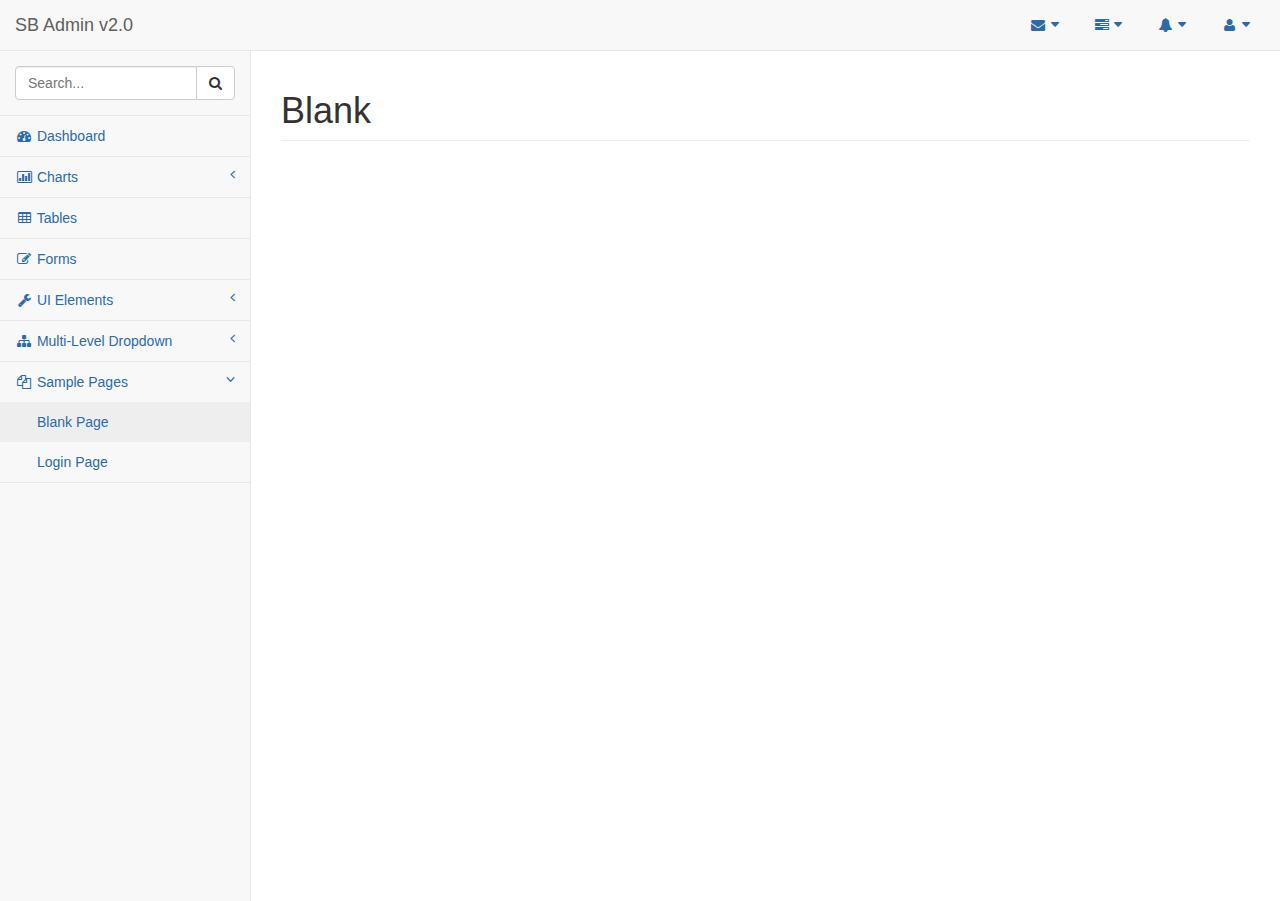
<file: labaix-domotic/src/main/resources/static/resources/blank.html>
<!DOCTYPE html>
<html lang="en">

<head>

    <meta charset="utf-8">
    <meta http-equiv="X-UA-Compatible" content="IE=edge">
    <meta name="viewport" content="width=device-width, initial-scale=1">
    <meta name="description" content="">
    <meta name="author" content="">

    <title>SB Admin 2 - Bootstrap Admin Theme</title>

    <!-- Bootstrap Core CSS -->
    <link href="css/bootstrap.min.css" rel="stylesheet">

    <!-- MetisMenu CSS -->
    <link href="css/plugins/metisMenu/metisMenu.min.css" rel="stylesheet">

    <!-- Custom CSS -->
    <link href="css/sb-admin-2.css" rel="stylesheet">

    <!-- Custom Fonts -->
    <link href="font-awesome-4.1.0/css/font-awesome.min.css" rel="stylesheet" type="text/css">

    <!-- HTML5 Shim and Respond.js IE8 support of HTML5 elements and media queries -->
    <!-- WARNING: Respond.js doesn't work if you view the page via file:// -->
    <!--[if lt IE 9]>
        <script src="https://oss.maxcdn.com/libs/html5shiv/3.7.0/html5shiv.js"></script>
        <script src="https://oss.maxcdn.com/libs/respond.js/1.4.2/respond.min.js"></script>
    <![endif]-->

</head>

<body>

    <div id="wrapper">

        <!-- Navigation -->
        <nav class="navbar navbar-default navbar-static-top" role="navigation" style="margin-bottom: 0">
            <div class="navbar-header">
                <button type="button" class="navbar-toggle" data-toggle="collapse" data-target=".navbar-collapse">
                    <span class="sr-only">Toggle navigation</span>
                    <span class="icon-bar"></span>
                    <span class="icon-bar"></span>
                    <span class="icon-bar"></span>
                </button>
                <a class="navbar-brand" href="index.html">SB Admin v2.0</a>
            </div>
            <!-- /.navbar-header -->

            <ul class="nav navbar-top-links navbar-right">
                <li class="dropdown">
                    <a class="dropdown-toggle" data-toggle="dropdown" href="#">
                        <i class="fa fa-envelope fa-fw"></i>  <i class="fa fa-caret-down"></i>
                    </a>
                    <ul class="dropdown-menu dropdown-messages">
                        <li>
                            <a href="#">
                                <div>
                                    <strong>John Smith</strong>
                                    <span class="pull-right text-muted">
                                        <em>Yesterday</em>
                                    </span>
                                </div>
                                <div>Lorem ipsum dolor sit amet, consectetur adipiscing elit. Pellentesque eleifend...</div>
                            </a>
                        </li>
                        <li class="divider"></li>
                        <li>
                            <a href="#">
                                <div>
                                    <strong>John Smith</strong>
                                    <span class="pull-right text-muted">
                                        <em>Yesterday</em>
                                    </span>
                                </div>
                                <div>Lorem ipsum dolor sit amet, consectetur adipiscing elit. Pellentesque eleifend...</div>
                            </a>
                        </li>
                        <li class="divider"></li>
                        <li>
                            <a href="#">
                                <div>
                                    <strong>John Smith</strong>
                                    <span class="pull-right text-muted">
                                        <em>Yesterday</em>
                                    </span>
                                </div>
                                <div>Lorem ipsum dolor sit amet, consectetur adipiscing elit. Pellentesque eleifend...</div>
                            </a>
                        </li>
                        <li class="divider"></li>
                        <li>
                            <a class="text-center" href="#">
                                <strong>Read All Messages</strong>
                                <i class="fa fa-angle-right"></i>
                            </a>
                        </li>
                    </ul>
                    <!-- /.dropdown-messages -->
                </li>
                <!-- /.dropdown -->
                <li class="dropdown">
                    <a class="dropdown-toggle" data-toggle="dropdown" href="#">
                        <i class="fa fa-tasks fa-fw"></i>  <i class="fa fa-caret-down"></i>
                    </a>
                    <ul class="dropdown-menu dropdown-tasks">
                        <li>
                            <a href="#">
                                <div>
                                    <p>
                                        <strong>Task 1</strong>
                                        <span class="pull-right text-muted">40% Complete</span>
                                    </p>
                                    <div class="progress progress-striped active">
                                        <div class="progress-bar progress-bar-success" role="progressbar" aria-valuenow="40" aria-valuemin="0" aria-valuemax="100" style="width: 40%">
                                            <span class="sr-only">40% Complete (success)</span>
                                        </div>
                                    </div>
                                </div>
                            </a>
                        </li>
                        <li class="divider"></li>
                        <li>
                            <a href="#">
                                <div>
                                    <p>
                                        <strong>Task 2</strong>
                                        <span class="pull-right text-muted">20% Complete</span>
                                    </p>
                                    <div class="progress progress-striped active">
                                        <div class="progress-bar progress-bar-info" role="progressbar" aria-valuenow="20" aria-valuemin="0" aria-valuemax="100" style="width: 20%">
                                            <span class="sr-only">20% Complete</span>
                                        </div>
                                    </div>
                                </div>
                            </a>
                        </li>
                        <li class="divider"></li>
                        <li>
                            <a href="#">
                                <div>
                                    <p>
                                        <strong>Task 3</strong>
                                        <span class="pull-right text-muted">60% Complete</span>
                                    </p>
                                    <div class="progress progress-striped active">
                                        <div class="progress-bar progress-bar-warning" role="progressbar" aria-valuenow="60" aria-valuemin="0" aria-valuemax="100" style="width: 60%">
                                            <span class="sr-only">60% Complete (warning)</span>
                                        </div>
                                    </div>
                                </div>
                            </a>
                        </li>
                        <li class="divider"></li>
                        <li>
                            <a href="#">
                                <div>
                                    <p>
                                        <strong>Task 4</strong>
                                        <span class="pull-right text-muted">80% Complete</span>
                                    </p>
                                    <div class="progress progress-striped active">
                                        <div class="progress-bar progress-bar-danger" role="progressbar" aria-valuenow="80" aria-valuemin="0" aria-valuemax="100" style="width: 80%">
                                            <span class="sr-only">80% Complete (danger)</span>
                                        </div>
                                    </div>
                                </div>
                            </a>
                        </li>
                        <li class="divider"></li>
                        <li>
                            <a class="text-center" href="#">
                                <strong>See All Tasks</strong>
                                <i class="fa fa-angle-right"></i>
                            </a>
                        </li>
                    </ul>
                    <!-- /.dropdown-tasks -->
                </li>
                <!-- /.dropdown -->
                <li class="dropdown">
                    <a class="dropdown-toggle" data-toggle="dropdown" href="#">
                        <i class="fa fa-bell fa-fw"></i>  <i class="fa fa-caret-down"></i>
                    </a>
                    <ul class="dropdown-menu dropdown-alerts">
                        <li>
                            <a href="#">
                                <div>
                                    <i class="fa fa-comment fa-fw"></i> New Comment
                                    <span class="pull-right text-muted small">4 minutes ago</span>
                                </div>
                            </a>
                        </li>
                        <li class="divider"></li>
                        <li>
                            <a href="#">
                                <div>
                                    <i class="fa fa-twitter fa-fw"></i> 3 New Followers
                                    <span class="pull-right text-muted small">12 minutes ago</span>
                                </div>
                            </a>
                        </li>
                        <li class="divider"></li>
                        <li>
                            <a href="#">
                                <div>
                                    <i class="fa fa-envelope fa-fw"></i> Message Sent
                                    <span class="pull-right text-muted small">4 minutes ago</span>
                                </div>
                            </a>
                        </li>
                        <li class="divider"></li>
                        <li>
                            <a href="#">
                                <div>
                                    <i class="fa fa-tasks fa-fw"></i> New Task
                                    <span class="pull-right text-muted small">4 minutes ago</span>
                                </div>
                            </a>
                        </li>
                        <li class="divider"></li>
                        <li>
                            <a href="#">
                                <div>
                                    <i class="fa fa-upload fa-fw"></i> Server Rebooted
                                    <span class="pull-right text-muted small">4 minutes ago</span>
                                </div>
                            </a>
                        </li>
                        <li class="divider"></li>
                        <li>
                            <a class="text-center" href="#">
                                <strong>See All Alerts</strong>
                                <i class="fa fa-angle-right"></i>
                            </a>
                        </li>
                    </ul>
                    <!-- /.dropdown-alerts -->
                </li>
                <!-- /.dropdown -->
                <li class="dropdown">
                    <a class="dropdown-toggle" data-toggle="dropdown" href="#">
                        <i class="fa fa-user fa-fw"></i>  <i class="fa fa-caret-down"></i>
                    </a>
                    <ul class="dropdown-menu dropdown-user">
                        <li><a href="#"><i class="fa fa-user fa-fw"></i> User Profile</a>
                        </li>
                        <li><a href="#"><i class="fa fa-gear fa-fw"></i> Settings</a>
                        </li>
                        <li class="divider"></li>
                        <li><a href="login.html"><i class="fa fa-sign-out fa-fw"></i> Logout</a>
                        </li>
                    </ul>
                    <!-- /.dropdown-user -->
                </li>
                <!-- /.dropdown -->
            </ul>
            <!-- /.navbar-top-links -->

            <div class="navbar-default sidebar" role="navigation">
                <div class="sidebar-nav navbar-collapse">
                    <ul class="nav" id="side-menu">
                        <li class="sidebar-search">
                            <div class="input-group custom-search-form">
                                <input type="text" class="form-control" placeholder="Search...">
                                <span class="input-group-btn">
                                <button class="btn btn-default" type="button">
                                    <i class="fa fa-search"></i>
                                </button>
                            </span>
                            </div>
                            <!-- /input-group -->
                        </li>
                        <li>
                            <a href="index.html"><i class="fa fa-dashboard fa-fw"></i> Dashboard</a>
                        </li>
                        <li>
                            <a href="#"><i class="fa fa-bar-chart-o fa-fw"></i> Charts<span class="fa arrow"></span></a>
                            <ul class="nav nav-second-level">
                                <li>
                                    <a href="temp.html">Temperature</a>
                                </li>
                                <li>
                                    <a href="hydro.html">Hydrometrie</a>
                                </li>
                            </ul>
                            <!-- /.nav-second-level -->
                        </li>
                        <li>
                            <a href="tables.html"><i class="fa fa-table fa-fw"></i> Tables</a>
                        </li>
                        <li>
                            <a href="forms.html"><i class="fa fa-edit fa-fw"></i> Forms</a>
                        </li>
                        <li>
                            <a href="#"><i class="fa fa-wrench fa-fw"></i> UI Elements<span class="fa arrow"></span></a>
                            <ul class="nav nav-second-level">
                                <li>
                                    <a href="panels-wells.html">Panels and Wells</a>
                                </li>
                                <li>
                                    <a href="buttons.html">Buttons</a>
                                </li>
                                <li>
                                    <a href="notifications.html">Notifications</a>
                                </li>
                                <li>
                                    <a href="typography.html">Typography</a>
                                </li>
                                <li>
                                    <a href="grid.html">Grid</a>
                                </li>
                            </ul>
                            <!-- /.nav-second-level -->
                        </li>
                        <li>
                            <a href="#"><i class="fa fa-sitemap fa-fw"></i> Multi-Level Dropdown<span class="fa arrow"></span></a>
                            <ul class="nav nav-second-level">
                                <li>
                                    <a href="#">Second Level Item</a>
                                </li>
                                <li>
                                    <a href="#">Second Level Item</a>
                                </li>
                                <li>
                                    <a href="#">Third Level <span class="fa arrow"></span></a>
                                    <ul class="nav nav-third-level">
                                        <li>
                                            <a href="#">Third Level Item</a>
                                        </li>
                                        <li>
                                            <a href="#">Third Level Item</a>
                                        </li>
                                        <li>
                                            <a href="#">Third Level Item</a>
                                        </li>
                                        <li>
                                            <a href="#">Third Level Item</a>
                                        </li>
                                    </ul>
                                    <!-- /.nav-third-level -->
                                </li>
                            </ul>
                            <!-- /.nav-second-level -->
                        </li>
                        <li class="active">
                            <a href="#"><i class="fa fa-files-o fa-fw"></i> Sample Pages<span class="fa arrow"></span></a>
                            <ul class="nav nav-second-level">
                                <li>
                                    <a class="active" href="blank.html">Blank Page</a>
                                </li>
                                <li>
                                    <a href="login.html">Login Page</a>
                                </li>
                            </ul>
                            <!-- /.nav-second-level -->
                        </li>
                    </ul>
                </div>
                <!-- /.sidebar-collapse -->
            </div>
            <!-- /.navbar-static-side -->
        </nav>

        <!-- Page Content -->
        <div id="page-wrapper">
            <div class="row">
                <div class="col-lg-12">
                    <h1 class="page-header">Blank</h1>
                </div>
                <!-- /.col-lg-12 -->
            </div>
            <!-- /.row -->
        </div>
        <!-- /#page-wrapper -->

    </div>
    <!-- /#wrapper -->

    <!-- jQuery Version 1.11.0 -->
    <script src="js/jquery-1.11.0.js"></script>

    <!-- Bootstrap Core JavaScript -->
    <script src="js/bootstrap.min.js"></script>

    <!-- Metis Menu Plugin JavaScript -->
    <script src="js/plugins/metisMenu/metisMenu.min.js"></script>

    <!-- Custom Theme JavaScript -->
    <script src="js/sb-admin-2.js"></script>

</body>

</html>
</file>
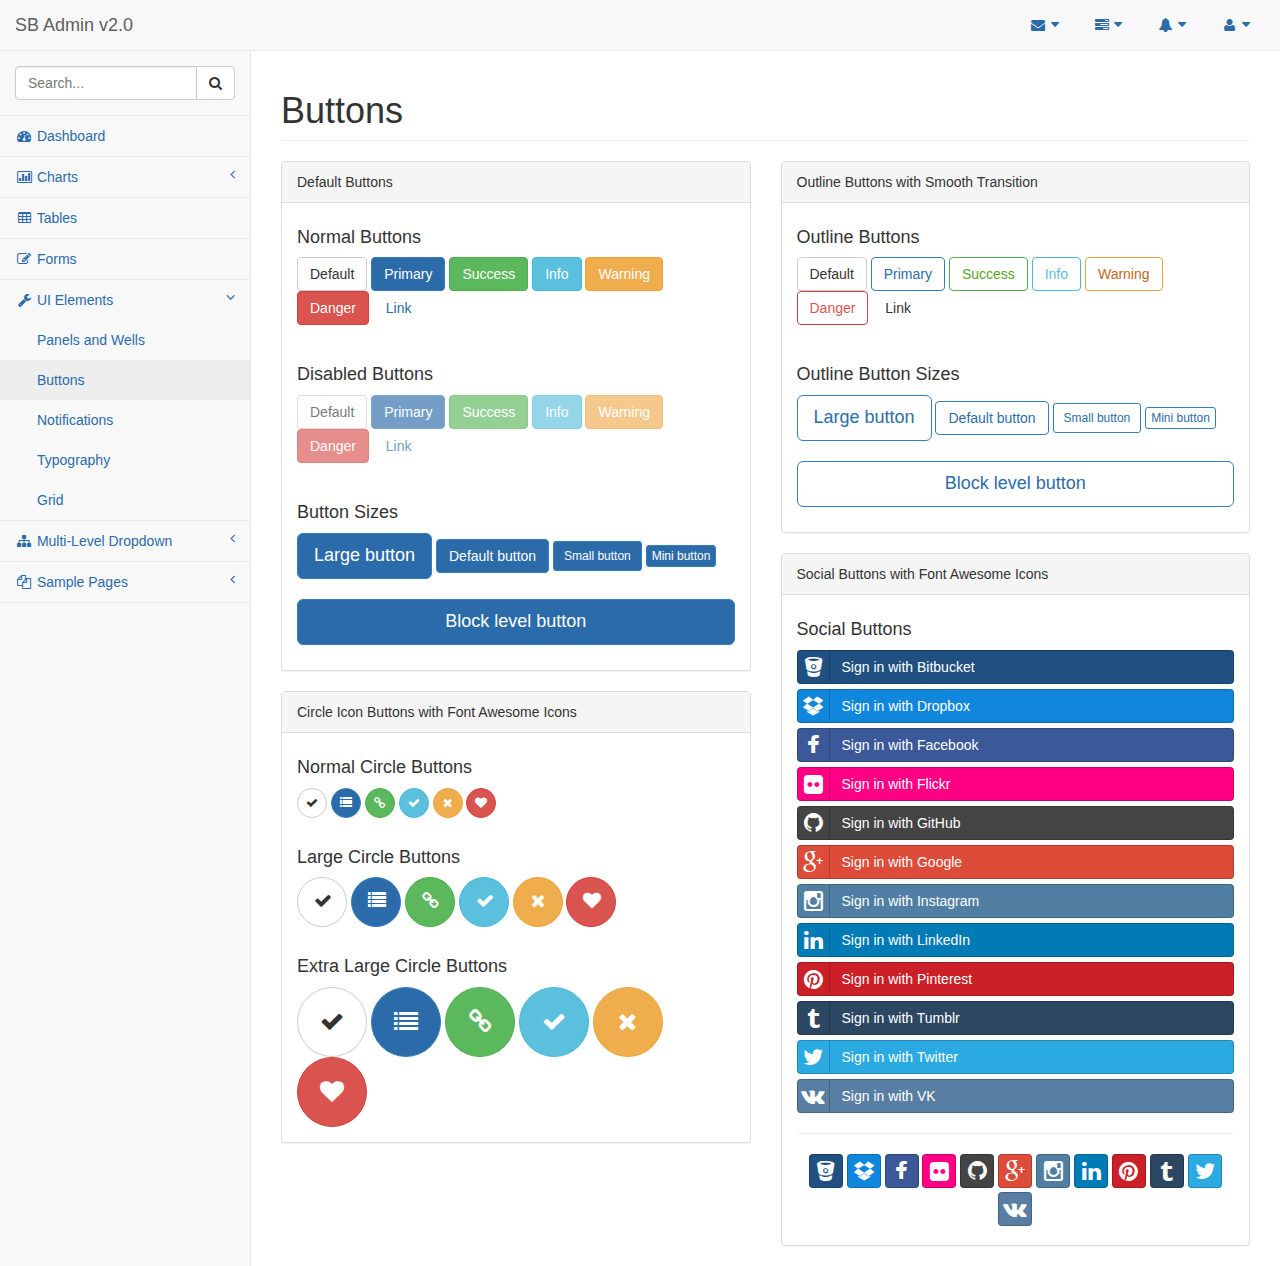
<file: labaix-domotic/src/main/resources/static/resources/buttons.html>
<!DOCTYPE html>
<html lang="en">

<head>

    <meta charset="utf-8">
    <meta http-equiv="X-UA-Compatible" content="IE=edge">
    <meta name="viewport" content="width=device-width, initial-scale=1">
    <meta name="description" content="">
    <meta name="author" content="">

    <title>SB Admin 2 - Bootstrap Admin Theme</title>

    <!-- Bootstrap Core CSS -->
    <link href="css/bootstrap.min.css" rel="stylesheet">

    <!-- MetisMenu CSS -->
    <link href="css/plugins/metisMenu/metisMenu.min.css" rel="stylesheet">

    <!-- Social Buttons CSS -->
    <link href="css/plugins/social-buttons.css" rel="stylesheet">

    <!-- Custom CSS -->
    <link href="css/sb-admin-2.css" rel="stylesheet">

    <!-- Custom Fonts -->
    <link href="font-awesome-4.1.0/css/font-awesome.min.css" rel="stylesheet" type="text/css">

    <!-- HTML5 Shim and Respond.js IE8 support of HTML5 elements and media queries -->
    <!-- WARNING: Respond.js doesn't work if you view the page via file:// -->
    <!--[if lt IE 9]>
        <script src="https://oss.maxcdn.com/libs/html5shiv/3.7.0/html5shiv.js"></script>
        <script src="https://oss.maxcdn.com/libs/respond.js/1.4.2/respond.min.js"></script>
    <![endif]-->

</head>

<body>

    <div id="wrapper">

        <!-- Navigation -->
        <nav class="navbar navbar-default navbar-static-top" role="navigation" style="margin-bottom: 0">
            <div class="navbar-header">
                <button type="button" class="navbar-toggle" data-toggle="collapse" data-target=".navbar-collapse">
                    <span class="sr-only">Toggle navigation</span>
                    <span class="icon-bar"></span>
                    <span class="icon-bar"></span>
                    <span class="icon-bar"></span>
                </button>
                <a class="navbar-brand" href="index.html">SB Admin v2.0</a>
            </div>
            <!-- /.navbar-header -->

            <ul class="nav navbar-top-links navbar-right">
                <li class="dropdown">
                    <a class="dropdown-toggle" data-toggle="dropdown" href="#">
                        <i class="fa fa-envelope fa-fw"></i>  <i class="fa fa-caret-down"></i>
                    </a>
                    <ul class="dropdown-menu dropdown-messages">
                        <li>
                            <a href="#">
                                <div>
                                    <strong>John Smith</strong>
                                    <span class="pull-right text-muted">
                                        <em>Yesterday</em>
                                    </span>
                                </div>
                                <div>Lorem ipsum dolor sit amet, consectetur adipiscing elit. Pellentesque eleifend...</div>
                            </a>
                        </li>
                        <li class="divider"></li>
                        <li>
                            <a href="#">
                                <div>
                                    <strong>John Smith</strong>
                                    <span class="pull-right text-muted">
                                        <em>Yesterday</em>
                                    </span>
                                </div>
                                <div>Lorem ipsum dolor sit amet, consectetur adipiscing elit. Pellentesque eleifend...</div>
                            </a>
                        </li>
                        <li class="divider"></li>
                        <li>
                            <a href="#">
                                <div>
                                    <strong>John Smith</strong>
                                    <span class="pull-right text-muted">
                                        <em>Yesterday</em>
                                    </span>
                                </div>
                                <div>Lorem ipsum dolor sit amet, consectetur adipiscing elit. Pellentesque eleifend...</div>
                            </a>
                        </li>
                        <li class="divider"></li>
                        <li>
                            <a class="text-center" href="#">
                                <strong>Read All Messages</strong>
                                <i class="fa fa-angle-right"></i>
                            </a>
                        </li>
                    </ul>
                    <!-- /.dropdown-messages -->
                </li>
                <!-- /.dropdown -->
                <li class="dropdown">
                    <a class="dropdown-toggle" data-toggle="dropdown" href="#">
                        <i class="fa fa-tasks fa-fw"></i>  <i class="fa fa-caret-down"></i>
                    </a>
                    <ul class="dropdown-menu dropdown-tasks">
                        <li>
                            <a href="#">
                                <div>
                                    <p>
                                        <strong>Task 1</strong>
                                        <span class="pull-right text-muted">40% Complete</span>
                                    </p>
                                    <div class="progress progress-striped active">
                                        <div class="progress-bar progress-bar-success" role="progressbar" aria-valuenow="40" aria-valuemin="0" aria-valuemax="100" style="width: 40%">
                                            <span class="sr-only">40% Complete (success)</span>
                                        </div>
                                    </div>
                                </div>
                            </a>
                        </li>
                        <li class="divider"></li>
                        <li>
                            <a href="#">
                                <div>
                                    <p>
                                        <strong>Task 2</strong>
                                        <span class="pull-right text-muted">20% Complete</span>
                                    </p>
                                    <div class="progress progress-striped active">
                                        <div class="progress-bar progress-bar-info" role="progressbar" aria-valuenow="20" aria-valuemin="0" aria-valuemax="100" style="width: 20%">
                                            <span class="sr-only">20% Complete</span>
                                        </div>
                                    </div>
                                </div>
                            </a>
                        </li>
                        <li class="divider"></li>
                        <li>
                            <a href="#">
                                <div>
                                    <p>
                                        <strong>Task 3</strong>
                                        <span class="pull-right text-muted">60% Complete</span>
                                    </p>
                                    <div class="progress progress-striped active">
                                        <div class="progress-bar progress-bar-warning" role="progressbar" aria-valuenow="60" aria-valuemin="0" aria-valuemax="100" style="width: 60%">
                                            <span class="sr-only">60% Complete (warning)</span>
                                        </div>
                                    </div>
                                </div>
                            </a>
                        </li>
                        <li class="divider"></li>
                        <li>
                            <a href="#">
                                <div>
                                    <p>
                                        <strong>Task 4</strong>
                                        <span class="pull-right text-muted">80% Complete</span>
                                    </p>
                                    <div class="progress progress-striped active">
                                        <div class="progress-bar progress-bar-danger" role="progressbar" aria-valuenow="80" aria-valuemin="0" aria-valuemax="100" style="width: 80%">
                                            <span class="sr-only">80% Complete (danger)</span>
                                        </div>
                                    </div>
                                </div>
                            </a>
                        </li>
                        <li class="divider"></li>
                        <li>
                            <a class="text-center" href="#">
                                <strong>See All Tasks</strong>
                                <i class="fa fa-angle-right"></i>
                            </a>
                        </li>
                    </ul>
                    <!-- /.dropdown-tasks -->
                </li>
                <!-- /.dropdown -->
                <li class="dropdown">
                    <a class="dropdown-toggle" data-toggle="dropdown" href="#">
                        <i class="fa fa-bell fa-fw"></i>  <i class="fa fa-caret-down"></i>
                    </a>
                    <ul class="dropdown-menu dropdown-alerts">
                        <li>
                            <a href="#">
                                <div>
                                    <i class="fa fa-comment fa-fw"></i> New Comment
                                    <span class="pull-right text-muted small">4 minutes ago</span>
                                </div>
                            </a>
                        </li>
                        <li class="divider"></li>
                        <li>
                            <a href="#">
                                <div>
                                    <i class="fa fa-twitter fa-fw"></i> 3 New Followers
                                    <span class="pull-right text-muted small">12 minutes ago</span>
                                </div>
                            </a>
                        </li>
                        <li class="divider"></li>
                        <li>
                            <a href="#">
                                <div>
                                    <i class="fa fa-envelope fa-fw"></i> Message Sent
                                    <span class="pull-right text-muted small">4 minutes ago</span>
                                </div>
                            </a>
                        </li>
                        <li class="divider"></li>
                        <li>
                            <a href="#">
                                <div>
                                    <i class="fa fa-tasks fa-fw"></i> New Task
                                    <span class="pull-right text-muted small">4 minutes ago</span>
                                </div>
                            </a>
                        </li>
                        <li class="divider"></li>
                        <li>
                            <a href="#">
                                <div>
                                    <i class="fa fa-upload fa-fw"></i> Server Rebooted
                                    <span class="pull-right text-muted small">4 minutes ago</span>
                                </div>
                            </a>
                        </li>
                        <li class="divider"></li>
                        <li>
                            <a class="text-center" href="#">
                                <strong>See All Alerts</strong>
                                <i class="fa fa-angle-right"></i>
                            </a>
                        </li>
                    </ul>
                    <!-- /.dropdown-alerts -->
                </li>
                <!-- /.dropdown -->
                <li class="dropdown">
                    <a class="dropdown-toggle" data-toggle="dropdown" href="#">
                        <i class="fa fa-user fa-fw"></i>  <i class="fa fa-caret-down"></i>
                    </a>
                    <ul class="dropdown-menu dropdown-user">
                        <li><a href="#"><i class="fa fa-user fa-fw"></i> User Profile</a>
                        </li>
                        <li><a href="#"><i class="fa fa-gear fa-fw"></i> Settings</a>
                        </li>
                        <li class="divider"></li>
                        <li><a href="login.html"><i class="fa fa-sign-out fa-fw"></i> Logout</a>
                        </li>
                    </ul>
                    <!-- /.dropdown-user -->
                </li>
                <!-- /.dropdown -->
            </ul>
            <!-- /.navbar-top-links -->

            <div class="navbar-default sidebar" role="navigation">
                <div class="sidebar-nav navbar-collapse">
                    <ul class="nav" id="side-menu">
                        <li class="sidebar-search">
                            <div class="input-group custom-search-form">
                                <input type="text" class="form-control" placeholder="Search...">
                                <span class="input-group-btn">
                                <button class="btn btn-default" type="button">
                                    <i class="fa fa-search"></i>
                                </button>
                            </span>
                            </div>
                            <!-- /input-group -->
                        </li>
                        <li>
                            <a href="index.html"><i class="fa fa-dashboard fa-fw"></i> Dashboard</a>
                        </li>
                        <li>
                            <a href="#"><i class="fa fa-bar-chart-o fa-fw"></i> Charts<span class="fa arrow"></span></a>
                            <ul class="nav nav-second-level">
                                <li>
                                    <a href="flot.html">Flot Charts</a>
                                </li>
                                <li>
                                    <a href="morris.html">Morris.js Charts</a>
                                </li>
                            </ul>
                            <!-- /.nav-second-level -->
                        </li>
                        <li>
                            <a href="tables.html"><i class="fa fa-table fa-fw"></i> Tables</a>
                        </li>
                        <li>
                            <a href="forms.html"><i class="fa fa-edit fa-fw"></i> Forms</a>
                        </li>
                        <li class="active">
                            <a href="#"><i class="fa fa-wrench fa-fw"></i> UI Elements<span class="fa arrow"></span></a>
                            <ul class="nav nav-second-level">
                                <li>
                                    <a href="panels-wells.html">Panels and Wells</a>
                                </li>
                                <li>
                                    <a class="active" href="buttons.html">Buttons</a>
                                </li>
                                <li>
                                    <a href="notifications.html">Notifications</a>
                                </li>
                                <li>
                                    <a href="typography.html">Typography</a>
                                </li>
                                <li>
                                    <a href="grid.html">Grid</a>
                                </li>
                            </ul>
                            <!-- /.nav-second-level -->
                        </li>
                        <li>
                            <a href="#"><i class="fa fa-sitemap fa-fw"></i> Multi-Level Dropdown<span class="fa arrow"></span></a>
                            <ul class="nav nav-second-level">
                                <li>
                                    <a href="#">Second Level Item</a>
                                </li>
                                <li>
                                    <a href="#">Second Level Item</a>
                                </li>
                                <li>
                                    <a href="#">Third Level <span class="fa arrow"></span></a>
                                    <ul class="nav nav-third-level">
                                        <li>
                                            <a href="#">Third Level Item</a>
                                        </li>
                                        <li>
                                            <a href="#">Third Level Item</a>
                                        </li>
                                        <li>
                                            <a href="#">Third Level Item</a>
                                        </li>
                                        <li>
                                            <a href="#">Third Level Item</a>
                                        </li>
                                    </ul>
                                    <!-- /.nav-third-level -->
                                </li>
                            </ul>
                            <!-- /.nav-second-level -->
                        </li>
                        <li>
                            <a href="#"><i class="fa fa-files-o fa-fw"></i> Sample Pages<span class="fa arrow"></span></a>
                            <ul class="nav nav-second-level">
                                <li>
                                    <a href="blank.html">Blank Page</a>
                                </li>
                                <li>
                                    <a href="login.html">Login Page</a>
                                </li>
                            </ul>
                            <!-- /.nav-second-level -->
                        </li>
                    </ul>
                </div>
                <!-- /.sidebar-collapse -->
            </div>
            <!-- /.navbar-static-side -->
        </nav>

        <!-- Page Content -->
        <div id="page-wrapper">
            <div class="row">
                <div class="col-lg-12">
                    <h1 class="page-header">Buttons</h1>
                </div>
                <!-- /.col-lg-12 -->
            </div>
            <!-- /.row -->
            <div class="row">
                <div class="col-lg-6">
                    <div class="panel panel-default">
                        <div class="panel-heading">
                            Default Buttons
                        </div>
                        <!-- /.panel-heading -->
                        <div class="panel-body">
                            <h4>Normal Buttons</h4>
                            <p>
                                <button type="button" class="btn btn-default">Default</button>
                                <button type="button" class="btn btn-primary">Primary</button>
                                <button type="button" class="btn btn-success">Success</button>
                                <button type="button" class="btn btn-info">Info</button>
                                <button type="button" class="btn btn-warning">Warning</button>
                                <button type="button" class="btn btn-danger">Danger</button>
                                <button type="button" class="btn btn-link">Link</button>
                            </p>
                            <br>
                            <h4>Disabled Buttons</h4>
                            <p>
                                <button type="button" class="btn btn-default disabled">Default</button>
                                <button type="button" class="btn btn-primary disabled">Primary</button>
                                <button type="button" class="btn btn-success disabled">Success</button>
                                <button type="button" class="btn btn-info disabled">Info</button>
                                <button type="button" class="btn btn-warning disabled">Warning</button>
                                <button type="button" class="btn btn-danger disabled">Danger</button>
                                <button type="button" class="btn btn-link disabled">Link</button>
                            </p>
                            <br>
                            <h4>Button Sizes</h4>
                            <p>
                                <button type="button" class="btn btn-primary btn-lg">Large button</button>
                                <button type="button" class="btn btn-primary">Default button</button>
                                <button type="button" class="btn btn-primary btn-sm">Small button</button>
                                <button type="button" class="btn btn-primary btn-xs">Mini button</button>
                                <br>
                                <br>
                                <button type="button" class="btn btn-primary btn-lg btn-block">Block level button</button>
                            </p>
                        </div>
                        <!-- /.panel-body -->
                    </div>
                    <!-- /.panel -->
                    <div class="panel panel-default">
                        <div class="panel-heading">
                            Circle Icon Buttons with Font Awesome Icons
                        </div>
                        <!-- /.panel-heading -->
                        <div class="panel-body">
                            <h4>Normal Circle Buttons</h4>
                            <button type="button" class="btn btn-default btn-circle"><i class="fa fa-check"></i>
                            </button>
                            <button type="button" class="btn btn-primary btn-circle"><i class="fa fa-list"></i>
                            </button>
                            <button type="button" class="btn btn-success btn-circle"><i class="fa fa-link"></i>
                            </button>
                            <button type="button" class="btn btn-info btn-circle"><i class="fa fa-check"></i>
                            </button>
                            <button type="button" class="btn btn-warning btn-circle"><i class="fa fa-times"></i>
                            </button>
                            <button type="button" class="btn btn-danger btn-circle"><i class="fa fa-heart"></i>
                            </button>
                            <br>
                            <br>
                            <h4>Large Circle Buttons</h4>
                            <button type="button" class="btn btn-default btn-circle btn-lg"><i class="fa fa-check"></i>
                            </button>
                            <button type="button" class="btn btn-primary btn-circle btn-lg"><i class="fa fa-list"></i>
                            </button>
                            <button type="button" class="btn btn-success btn-circle btn-lg"><i class="fa fa-link"></i>
                            </button>
                            <button type="button" class="btn btn-info btn-circle btn-lg"><i class="fa fa-check"></i>
                            </button>
                            <button type="button" class="btn btn-warning btn-circle btn-lg"><i class="fa fa-times"></i>
                            </button>
                            <button type="button" class="btn btn-danger btn-circle btn-lg"><i class="fa fa-heart"></i>
                            </button>
                            <br>
                            <br>
                            <h4>Extra Large Circle Buttons</h4>
                            <button type="button" class="btn btn-default btn-circle btn-xl"><i class="fa fa-check"></i>
                            </button>
                            <button type="button" class="btn btn-primary btn-circle btn-xl"><i class="fa fa-list"></i>
                            </button>
                            <button type="button" class="btn btn-success btn-circle btn-xl"><i class="fa fa-link"></i>
                            </button>
                            <button type="button" class="btn btn-info btn-circle btn-xl"><i class="fa fa-check"></i>
                            </button>
                            <button type="button" class="btn btn-warning btn-circle btn-xl"><i class="fa fa-times"></i>
                            </button>
                            <button type="button" class="btn btn-danger btn-circle btn-xl"><i class="fa fa-heart"></i>
                            </button>
                        </div>
                        <!-- /.panel-body -->
                    </div>
                    <!-- /.panel -->
                </div>
                <!-- /.col-lg-6 -->
                <div class="col-lg-6">
                    <div class="panel panel-default">
                        <div class="panel-heading">
                            Outline Buttons with Smooth Transition
                        </div>
                        <!-- /.panel-heading -->
                        <div class="panel-body">
                            <h4>Outline Buttons</h4>
                            <p>
                                <button type="button" class="btn btn-outline btn-default">Default</button>
                                <button type="button" class="btn btn-outline btn-primary">Primary</button>
                                <button type="button" class="btn btn-outline btn-success">Success</button>
                                <button type="button" class="btn btn-outline btn-info">Info</button>
                                <button type="button" class="btn btn-outline btn-warning">Warning</button>
                                <button type="button" class="btn btn-outline btn-danger">Danger</button>
                                <button type="button" class="btn btn-outline btn-link">Link</button>
                            </p>
                            <br>
                            <h4>Outline Button Sizes</h4>
                            <p>
                                <button type="button" class="btn btn-outline btn-primary btn-lg">Large button</button>
                                <button type="button" class="btn btn-outline btn-primary">Default button</button>
                                <button type="button" class="btn btn-outline btn-primary btn-sm">Small button</button>
                                <button type="button" class="btn btn-outline btn-primary btn-xs">Mini button</button>
                                <br>
                                <br>
                                <button type="button" class="btn btn-outline btn-primary btn-lg btn-block">Block level button</button>
                            </p>
                        </div>
                        <!-- /.panel-body -->
                    </div>
                    <!-- /.panel -->
                    <div class="panel panel-default">
                        <div class="panel-heading">
                            Social Buttons with Font Awesome Icons
                        </div>
                        <!-- /.panel-heading -->
                        <div class="panel-body">
                            <h4>Social Buttons</h4>
                            <a class="btn btn-block btn-social btn-bitbucket">
                                <i class="fa fa-bitbucket"></i> Sign in with Bitbucket
                            </a>
                            <a class="btn btn-block btn-social btn-dropbox">
                                <i class="fa fa-dropbox"></i> Sign in with Dropbox
                            </a>
                            <a class="btn btn-block btn-social btn-facebook">
                                <i class="fa fa-facebook"></i> Sign in with Facebook
                            </a>
                            <a class="btn btn-block btn-social btn-flickr">
                                <i class="fa fa-flickr"></i> Sign in with Flickr
                            </a>
                            <a class="btn btn-block btn-social btn-github">
                                <i class="fa fa-github"></i> Sign in with GitHub
                            </a>
                            <a class="btn btn-block btn-social btn-google-plus">
                                <i class="fa fa-google-plus"></i> Sign in with Google
                            </a>
                            <a class="btn btn-block btn-social btn-instagram">
                                <i class="fa fa-instagram"></i> Sign in with Instagram
                            </a>
                            <a class="btn btn-block btn-social btn-linkedin">
                                <i class="fa fa-linkedin"></i> Sign in with LinkedIn
                            </a>
                            <a class="btn btn-block btn-social btn-pinterest">
                                <i class="fa fa-pinterest"></i> Sign in with Pinterest
                            </a>
                            <a class="btn btn-block btn-social btn-tumblr">
                                <i class="fa fa-tumblr"></i> Sign in with Tumblr
                            </a>
                            <a class="btn btn-block btn-social btn-twitter">
                                <i class="fa fa-twitter"></i> Sign in with Twitter
                            </a>
                            <a class="btn btn-block btn-social btn-vk">
                                <i class="fa fa-vk"></i> Sign in with VK
                            </a>

                            <hr>

                            <div class="text-center">
                                <a class="btn btn-social-icon btn-bitbucket"><i class="fa fa-bitbucket"></i></a>
                                <a class="btn btn-social-icon btn-dropbox"><i class="fa fa-dropbox"></i></a>
                                <a class="btn btn-social-icon btn-facebook"><i class="fa fa-facebook"></i></a>
                                <a class="btn btn-social-icon btn-flickr"><i class="fa fa-flickr"></i></a>
                                <a class="btn btn-social-icon btn-github"><i class="fa fa-github"></i></a>
                                <a class="btn btn-social-icon btn-google-plus"><i class="fa fa-google-plus"></i></a>
                                <a class="btn btn-social-icon btn-instagram"><i class="fa fa-instagram"></i></a>
                                <a class="btn btn-social-icon btn-linkedin"><i class="fa fa-linkedin"></i></a>
                                <a class="btn btn-social-icon btn-pinterest"><i class="fa fa-pinterest"></i></a>
                                <a class="btn btn-social-icon btn-tumblr"><i class="fa fa-tumblr"></i></a>
                                <a class="btn btn-social-icon btn-twitter"><i class="fa fa-twitter"></i></a>
                                <a class="btn btn-social-icon btn-vk"><i class="fa fa-vk"></i></a>
                            </div>
                        </div>
                        <!-- /.panel-body -->
                    </div>
                    <!-- /.panel -->
                </div>
                <!-- /.col-lg-6 -->
            </div>
            <!-- /.row -->
        </div>
        <!-- /#page-wrapper -->

    </div>
    <!-- /#wrapper -->

    <!-- jQuery Version 1.11.0 -->
    <script src="js/jquery-1.11.0.js"></script>

    <!-- Bootstrap Core JavaScript -->
    <script src="js/bootstrap.min.js"></script>

    <!-- Metis Menu Plugin JavaScript -->
    <script src="js/plugins/metisMenu/metisMenu.min.js"></script>

    <!-- Custom Theme JavaScript -->
    <script src="js/sb-admin-2.js"></script>

</body>

</html>
</file>
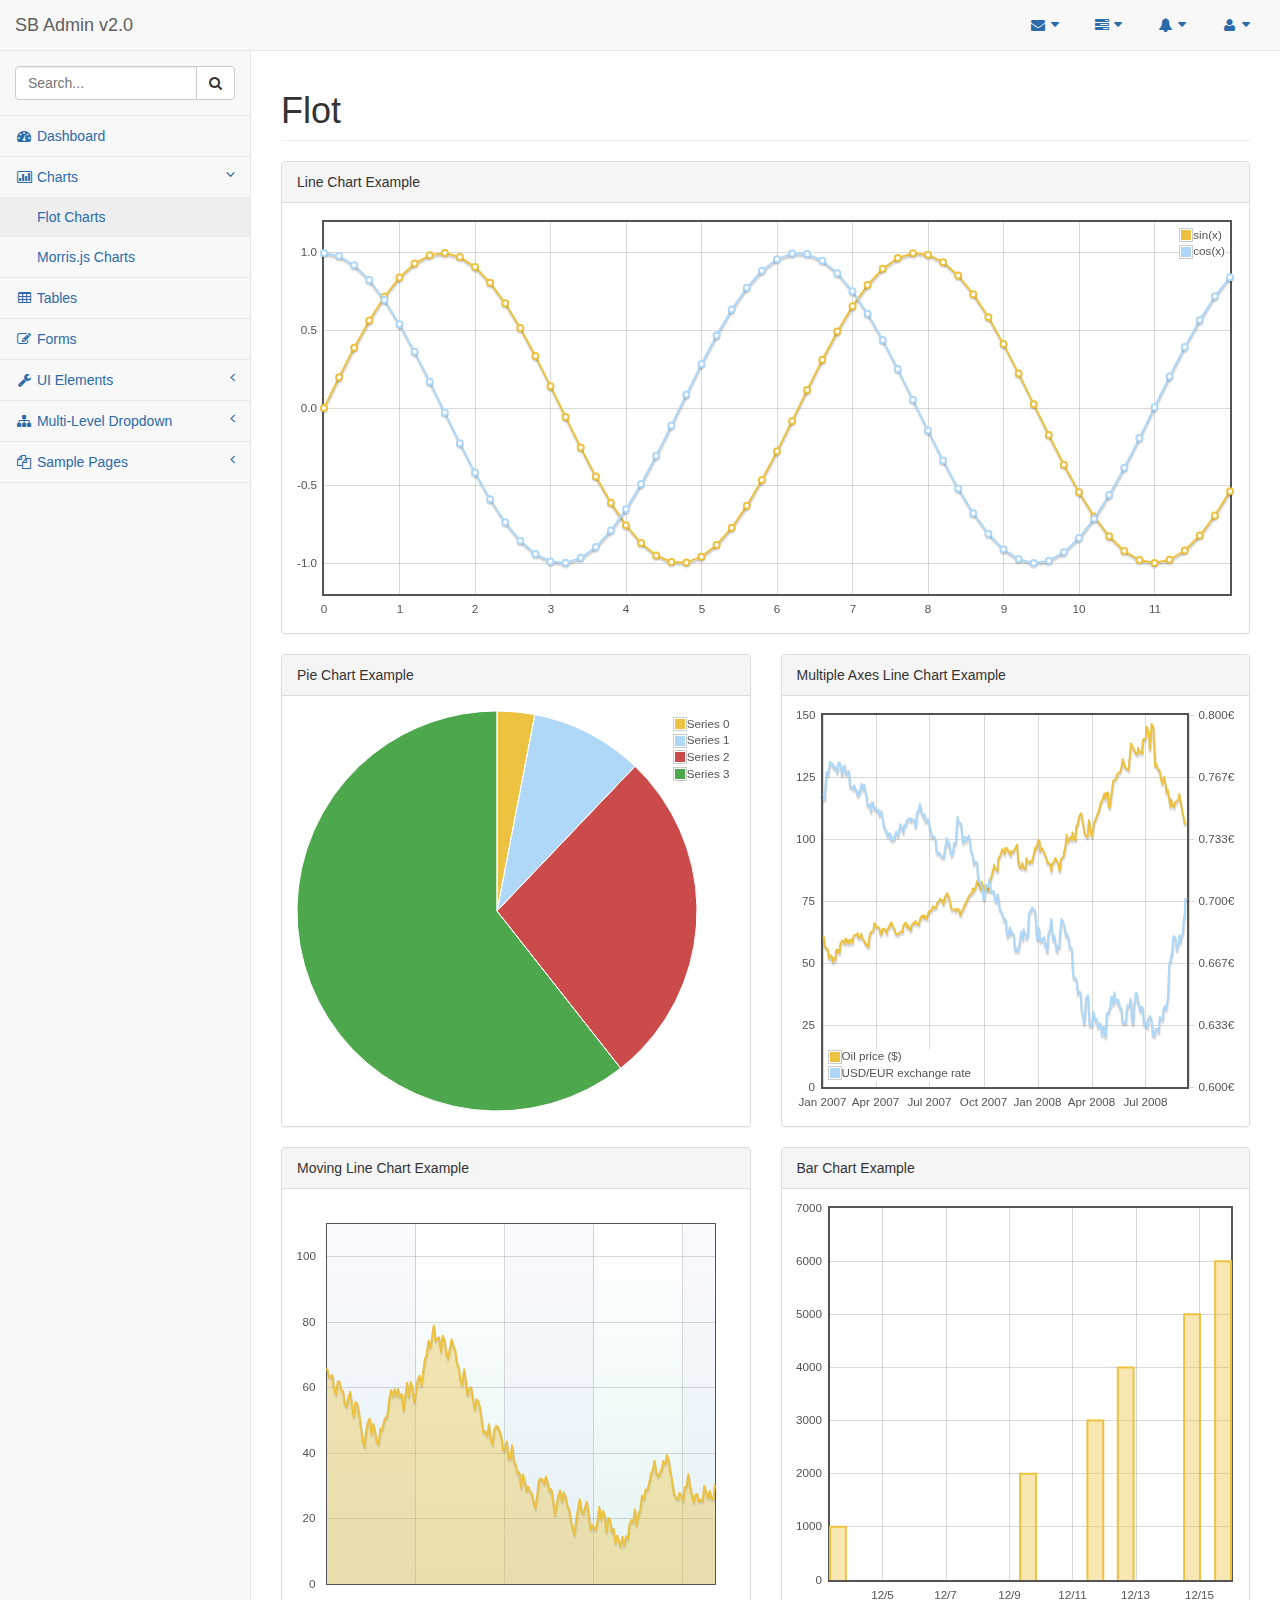
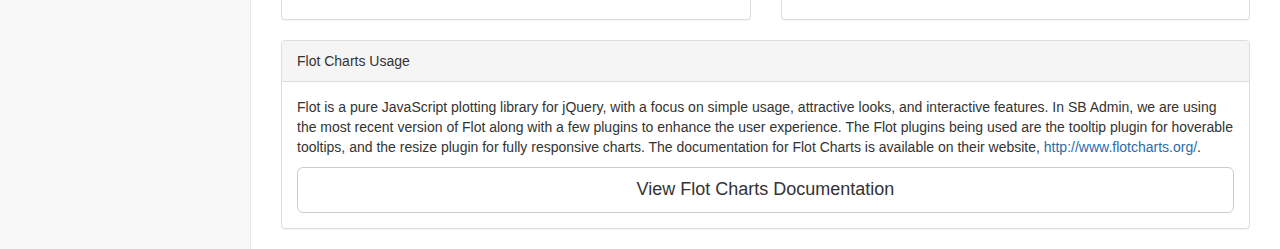
<file: labaix-domotic/src/main/resources/static/resources/flot.html>
<!DOCTYPE html>
<html lang="en">

<head>

    <meta charset="utf-8">
    <meta http-equiv="X-UA-Compatible" content="IE=edge">
    <meta name="viewport" content="width=device-width, initial-scale=1">
    <meta name="description" content="">
    <meta name="author" content="">

    <title>SB Admin 2 - Bootstrap Admin Theme</title>

    <!-- Bootstrap Core CSS -->
    <link href="css/bootstrap.min.css" rel="stylesheet">

    <!-- MetisMenu CSS -->
    <link href="css/plugins/metisMenu/metisMenu.min.css" rel="stylesheet">

    <!-- Timeline CSS -->
    <link href="css/plugins/timeline.css" rel="stylesheet">

    <!-- Custom CSS -->
    <link href="css/sb-admin-2.css" rel="stylesheet">

    <!-- Morris Charts CSS -->
    <link href="css/plugins/morris.css" rel="stylesheet">

    <!-- Custom Fonts -->
    <link href="font-awesome-4.1.0/css/font-awesome.min.css" rel="stylesheet" type="text/css">

    <!-- HTML5 Shim and Respond.js IE8 support of HTML5 elements and media queries -->
    <!-- WARNING: Respond.js doesn't work if you view the page via file:// -->
    <!--[if lt IE 9]>
        <script src="https://oss.maxcdn.com/libs/html5shiv/3.7.0/html5shiv.js"></script>
        <script src="https://oss.maxcdn.com/libs/respond.js/1.4.2/respond.min.js"></script>
    <![endif]-->

</head>

<body>

    <div id="wrapper">

        <!-- Navigation -->
        <nav class="navbar navbar-default navbar-static-top" role="navigation" style="margin-bottom: 0">
            <div class="navbar-header">
                <button type="button" class="navbar-toggle" data-toggle="collapse" data-target=".navbar-collapse">
                    <span class="sr-only">Toggle navigation</span>
                    <span class="icon-bar"></span>
                    <span class="icon-bar"></span>
                    <span class="icon-bar"></span>
                </button>
                <a class="navbar-brand" href="index.html">SB Admin v2.0</a>
            </div>
            <!-- /.navbar-header -->

            <ul class="nav navbar-top-links navbar-right">
                <li class="dropdown">
                    <a class="dropdown-toggle" data-toggle="dropdown" href="#">
                        <i class="fa fa-envelope fa-fw"></i>  <i class="fa fa-caret-down"></i>
                    </a>
                    <ul class="dropdown-menu dropdown-messages">
                        <li>
                            <a href="#">
                                <div>
                                    <strong>John Smith</strong>
                                    <span class="pull-right text-muted">
                                        <em>Yesterday</em>
                                    </span>
                                </div>
                                <div>Lorem ipsum dolor sit amet, consectetur adipiscing elit. Pellentesque eleifend...</div>
                            </a>
                        </li>
                        <li class="divider"></li>
                        <li>
                            <a href="#">
                                <div>
                                    <strong>John Smith</strong>
                                    <span class="pull-right text-muted">
                                        <em>Yesterday</em>
                                    </span>
                                </div>
                                <div>Lorem ipsum dolor sit amet, consectetur adipiscing elit. Pellentesque eleifend...</div>
                            </a>
                        </li>
                        <li class="divider"></li>
                        <li>
                            <a href="#">
                                <div>
                                    <strong>John Smith</strong>
                                    <span class="pull-right text-muted">
                                        <em>Yesterday</em>
                                    </span>
                                </div>
                                <div>Lorem ipsum dolor sit amet, consectetur adipiscing elit. Pellentesque eleifend...</div>
                            </a>
                        </li>
                        <li class="divider"></li>
                        <li>
                            <a class="text-center" href="#">
                                <strong>Read All Messages</strong>
                                <i class="fa fa-angle-right"></i>
                            </a>
                        </li>
                    </ul>
                    <!-- /.dropdown-messages -->
                </li>
                <!-- /.dropdown -->
                <li class="dropdown">
                    <a class="dropdown-toggle" data-toggle="dropdown" href="#">
                        <i class="fa fa-tasks fa-fw"></i>  <i class="fa fa-caret-down"></i>
                    </a>
                    <ul class="dropdown-menu dropdown-tasks">
                        <li>
                            <a href="#">
                                <div>
                                    <p>
                                        <strong>Task 1</strong>
                                        <span class="pull-right text-muted">40% Complete</span>
                                    </p>
                                    <div class="progress progress-striped active">
                                        <div class="progress-bar progress-bar-success" role="progressbar" aria-valuenow="40" aria-valuemin="0" aria-valuemax="100" style="width: 40%">
                                            <span class="sr-only">40% Complete (success)</span>
                                        </div>
                                    </div>
                                </div>
                            </a>
                        </li>
                        <li class="divider"></li>
                        <li>
                            <a href="#">
                                <div>
                                    <p>
                                        <strong>Task 2</strong>
                                        <span class="pull-right text-muted">20% Complete</span>
                                    </p>
                                    <div class="progress progress-striped active">
                                        <div class="progress-bar progress-bar-info" role="progressbar" aria-valuenow="20" aria-valuemin="0" aria-valuemax="100" style="width: 20%">
                                            <span class="sr-only">20% Complete</span>
                                        </div>
                                    </div>
                                </div>
                            </a>
                        </li>
                        <li class="divider"></li>
                        <li>
                            <a href="#">
                                <div>
                                    <p>
                                        <strong>Task 3</strong>
                                        <span class="pull-right text-muted">60% Complete</span>
                                    </p>
                                    <div class="progress progress-striped active">
                                        <div class="progress-bar progress-bar-warning" role="progressbar" aria-valuenow="60" aria-valuemin="0" aria-valuemax="100" style="width: 60%">
                                            <span class="sr-only">60% Complete (warning)</span>
                                        </div>
                                    </div>
                                </div>
                            </a>
                        </li>
                        <li class="divider"></li>
                        <li>
                            <a href="#">
                                <div>
                                    <p>
                                        <strong>Task 4</strong>
                                        <span class="pull-right text-muted">80% Complete</span>
                                    </p>
                                    <div class="progress progress-striped active">
                                        <div class="progress-bar progress-bar-danger" role="progressbar" aria-valuenow="80" aria-valuemin="0" aria-valuemax="100" style="width: 80%">
                                            <span class="sr-only">80% Complete (danger)</span>
                                        </div>
                                    </div>
                                </div>
                            </a>
                        </li>
                        <li class="divider"></li>
                        <li>
                            <a class="text-center" href="#">
                                <strong>See All Tasks</strong>
                                <i class="fa fa-angle-right"></i>
                            </a>
                        </li>
                    </ul>
                    <!-- /.dropdown-tasks -->
                </li>
                <!-- /.dropdown -->
                <li class="dropdown">
                    <a class="dropdown-toggle" data-toggle="dropdown" href="#">
                        <i class="fa fa-bell fa-fw"></i>  <i class="fa fa-caret-down"></i>
                    </a>
                    <ul class="dropdown-menu dropdown-alerts">
                        <li>
                            <a href="#">
                                <div>
                                    <i class="fa fa-comment fa-fw"></i> New Comment
                                    <span class="pull-right text-muted small">4 minutes ago</span>
                                </div>
                            </a>
                        </li>
                        <li class="divider"></li>
                        <li>
                            <a href="#">
                                <div>
                                    <i class="fa fa-twitter fa-fw"></i> 3 New Followers
                                    <span class="pull-right text-muted small">12 minutes ago</span>
                                </div>
                            </a>
                        </li>
                        <li class="divider"></li>
                        <li>
                            <a href="#">
                                <div>
                                    <i class="fa fa-envelope fa-fw"></i> Message Sent
                                    <span class="pull-right text-muted small">4 minutes ago</span>
                                </div>
                            </a>
                        </li>
                        <li class="divider"></li>
                        <li>
                            <a href="#">
                                <div>
                                    <i class="fa fa-tasks fa-fw"></i> New Task
                                    <span class="pull-right text-muted small">4 minutes ago</span>
                                </div>
                            </a>
                        </li>
                        <li class="divider"></li>
                        <li>
                            <a href="#">
                                <div>
                                    <i class="fa fa-upload fa-fw"></i> Server Rebooted
                                    <span class="pull-right text-muted small">4 minutes ago</span>
                                </div>
                            </a>
                        </li>
                        <li class="divider"></li>
                        <li>
                            <a class="text-center" href="#">
                                <strong>See All Alerts</strong>
                                <i class="fa fa-angle-right"></i>
                            </a>
                        </li>
                    </ul>
                    <!-- /.dropdown-alerts -->
                </li>
                <!-- /.dropdown -->
                <li class="dropdown">
                    <a class="dropdown-toggle" data-toggle="dropdown" href="#">
                        <i class="fa fa-user fa-fw"></i>  <i class="fa fa-caret-down"></i>
                    </a>
                    <ul class="dropdown-menu dropdown-user">
                        <li><a href="#"><i class="fa fa-user fa-fw"></i> User Profile</a>
                        </li>
                        <li><a href="#"><i class="fa fa-gear fa-fw"></i> Settings</a>
                        </li>
                        <li class="divider"></li>
                        <li><a href="login.html"><i class="fa fa-sign-out fa-fw"></i> Logout</a>
                        </li>
                    </ul>
                    <!-- /.dropdown-user -->
                </li>
                <!-- /.dropdown -->
            </ul>
            <!-- /.navbar-top-links -->

            <div class="navbar-default sidebar" role="navigation">
                <div class="sidebar-nav navbar-collapse">
                    <ul class="nav" id="side-menu">
                        <li class="sidebar-search">
                            <div class="input-group custom-search-form">
                                <input type="text" class="form-control" placeholder="Search...">
                                <span class="input-group-btn">
                                <button class="btn btn-default" type="button">
                                    <i class="fa fa-search"></i>
                                </button>
                            </span>
                            </div>
                            <!-- /input-group -->
                        </li>
                        <li>
                            <a href="index.html"><i class="fa fa-dashboard fa-fw"></i> Dashboard</a>
                        </li>
                        <li class="active">
                            <a href="#"><i class="fa fa-bar-chart-o fa-fw"></i> Charts<span class="fa arrow"></span></a>
                            <ul class="nav nav-second-level">
                                <li>
                                    <a class="active" href="flot.html">Flot Charts</a>
                                </li>
                                <li>
                                    <a href="morris.html">Morris.js Charts</a>
                                </li>
                            </ul>
                            <!-- /.nav-second-level -->
                        </li>
                        <li>
                            <a href="tables.html"><i class="fa fa-table fa-fw"></i> Tables</a>
                        </li>
                        <li>
                            <a href="forms.html"><i class="fa fa-edit fa-fw"></i> Forms</a>
                        </li>
                        <li>
                            <a href="#"><i class="fa fa-wrench fa-fw"></i> UI Elements<span class="fa arrow"></span></a>
                            <ul class="nav nav-second-level">
                                <li>
                                    <a href="panels-wells.html">Panels and Wells</a>
                                </li>
                                <li>
                                    <a href="buttons.html">Buttons</a>
                                </li>
                                <li>
                                    <a href="notifications.html">Notifications</a>
                                </li>
                                <li>
                                    <a href="typography.html">Typography</a>
                                </li>
                                <li>
                                    <a href="grid.html">Grid</a>
                                </li>
                            </ul>
                            <!-- /.nav-second-level -->
                        </li>
                        <li>
                            <a href="#"><i class="fa fa-sitemap fa-fw"></i> Multi-Level Dropdown<span class="fa arrow"></span></a>
                            <ul class="nav nav-second-level">
                                <li>
                                    <a href="#">Second Level Item</a>
                                </li>
                                <li>
                                    <a href="#">Second Level Item</a>
                                </li>
                                <li>
                                    <a href="#">Third Level <span class="fa arrow"></span></a>
                                    <ul class="nav nav-third-level">
                                        <li>
                                            <a href="#">Third Level Item</a>
                                        </li>
                                        <li>
                                            <a href="#">Third Level Item</a>
                                        </li>
                                        <li>
                                            <a href="#">Third Level Item</a>
                                        </li>
                                        <li>
                                            <a href="#">Third Level Item</a>
                                        </li>
                                    </ul>
                                    <!-- /.nav-third-level -->
                                </li>
                            </ul>
                            <!-- /.nav-second-level -->
                        </li>
                        <li>
                            <a href="#"><i class="fa fa-files-o fa-fw"></i> Sample Pages<span class="fa arrow"></span></a>
                            <ul class="nav nav-second-level">
                                <li>
                                    <a href="blank.html">Blank Page</a>
                                </li>
                                <li>
                                    <a href="login.html">Login Page</a>
                                </li>
                            </ul>
                            <!-- /.nav-second-level -->
                        </li>
                    </ul>
                </div>
                <!-- /.sidebar-collapse -->
            </div>
            <!-- /.navbar-static-side -->
        </nav>

        <div id="page-wrapper">
            <div class="row">
                <div class="col-lg-12">
                    <h1 class="page-header">Flot</h1>
                </div>
                <!-- /.col-lg-12 -->
            </div>
            <!-- /.row -->
            <div class="row">
                <div class="col-lg-12">
                    <div class="panel panel-default">
                        <div class="panel-heading">
                            Line Chart Example
                        </div>
                        <!-- /.panel-heading -->
                        <div class="panel-body">
                            <div class="flot-chart">
                                <div class="flot-chart-content" id="flot-line-chart"></div>
                            </div>
                        </div>
                        <!-- /.panel-body -->
                    </div>
                    <!-- /.panel -->
                </div>
                <!-- /.col-lg-12 -->
                <div class="col-lg-6">
                    <div class="panel panel-default">
                        <div class="panel-heading">
                            Pie Chart Example
                        </div>
                        <!-- /.panel-heading -->
                        <div class="panel-body">
                            <div class="flot-chart">
                                <div class="flot-chart-content" id="flot-pie-chart"></div>
                            </div>
                        </div>
                        <!-- /.panel-body -->
                    </div>
                    <!-- /.panel -->
                </div>
                <!-- /.col-lg-6 -->
                <div class="col-lg-6">
                    <div class="panel panel-default">
                        <div class="panel-heading">
                            Multiple Axes Line Chart Example
                        </div>
                        <!-- /.panel-heading -->
                        <div class="panel-body">
                            <div class="flot-chart">
                                <div class="flot-chart-content" id="flot-line-chart-multi"></div>
                            </div>
                        </div>
                        <!-- /.panel-body -->
                    </div>
                    <!-- /.panel -->
                </div>
                <!-- /.col-lg-6 -->
                <div class="col-lg-6">
                    <div class="panel panel-default">
                        <div class="panel-heading">
                            Moving Line Chart Example
                        </div>
                        <!-- /.panel-heading -->
                        <div class="panel-body">
                            <div class="flot-chart">
                                <div class="flot-chart-content" id="flot-line-chart-moving"></div>
                            </div>
                        </div>
                        <!-- /.panel-body -->
                    </div>
                    <!-- /.panel -->
                </div>
                <!-- /.col-lg-6 -->
                <div class="col-lg-6">
                    <div class="panel panel-default">
                        <div class="panel-heading">
                            Bar Chart Example
                        </div>
                        <!-- /.panel-heading -->
                        <div class="panel-body">
                            <div class="flot-chart">
                                <div class="flot-chart-content" id="flot-bar-chart"></div>
                            </div>
                        </div>
                        <!-- /.panel-body -->
                    </div>
                    <!-- /.panel -->
                </div>
                <!-- /.col-lg-6 -->
                <div class="col-lg-12">
                    <div class="panel panel-default">
                        <div class="panel-heading">
                            Flot Charts Usage
                        </div>
                        <!-- /.panel-heading -->
                        <div class="panel-body">
                            <p>Flot is a pure JavaScript plotting library for jQuery, with a focus on simple usage, attractive looks, and interactive features. In SB Admin, we are using the most recent version of Flot along with a few plugins to enhance the user experience. The Flot plugins being used are the tooltip plugin for hoverable tooltips, and the resize plugin for fully responsive charts. The documentation for Flot Charts is available on their website, <a target="_blank" href="http://www.flotcharts.org/">http://www.flotcharts.org/</a>.</p>
                            <a target="_blank" class="btn btn-default btn-lg btn-block" href="http://www.flotcharts.org/">View Flot Charts Documentation</a>
                        </div>
                        <!-- /.panel-body -->
                    </div>
                    <!-- /.panel -->
                </div>
                <!-- /.col-lg-6 -->
            </div>
            <!-- /.row -->
        </div>
        <!-- /#page-wrapper -->

    </div>
    <!-- /#wrapper -->

    <!-- jQuery Version 1.11.0 -->
    <script src="js/jquery-1.11.0.js"></script>

    <!-- Bootstrap Core JavaScript -->
    <script src="js/bootstrap.min.js"></script>

    <!-- Metis Menu Plugin JavaScript -->
    <script src="js/plugins/metisMenu/metisMenu.min.js"></script>

    <!-- Flot Charts JavaScript -->
    <script src="js/plugins/flot/excanvas.min.js"></script>
    <script src="js/plugins/flot/jquery.flot.js"></script>
    <script src="js/plugins/flot/jquery.flot.pie.js"></script>
    <script src="js/plugins/flot/jquery.flot.resize.js"></script>
    <script src="js/plugins/flot/jquery.flot.tooltip.min.js"></script>
    <script src="js/plugins/flot/flot-data.js"></script>

    <!-- Custom Theme JavaScript -->
    <script src="js/sb-admin-2.js"></script>

</body>

</html>
</file>
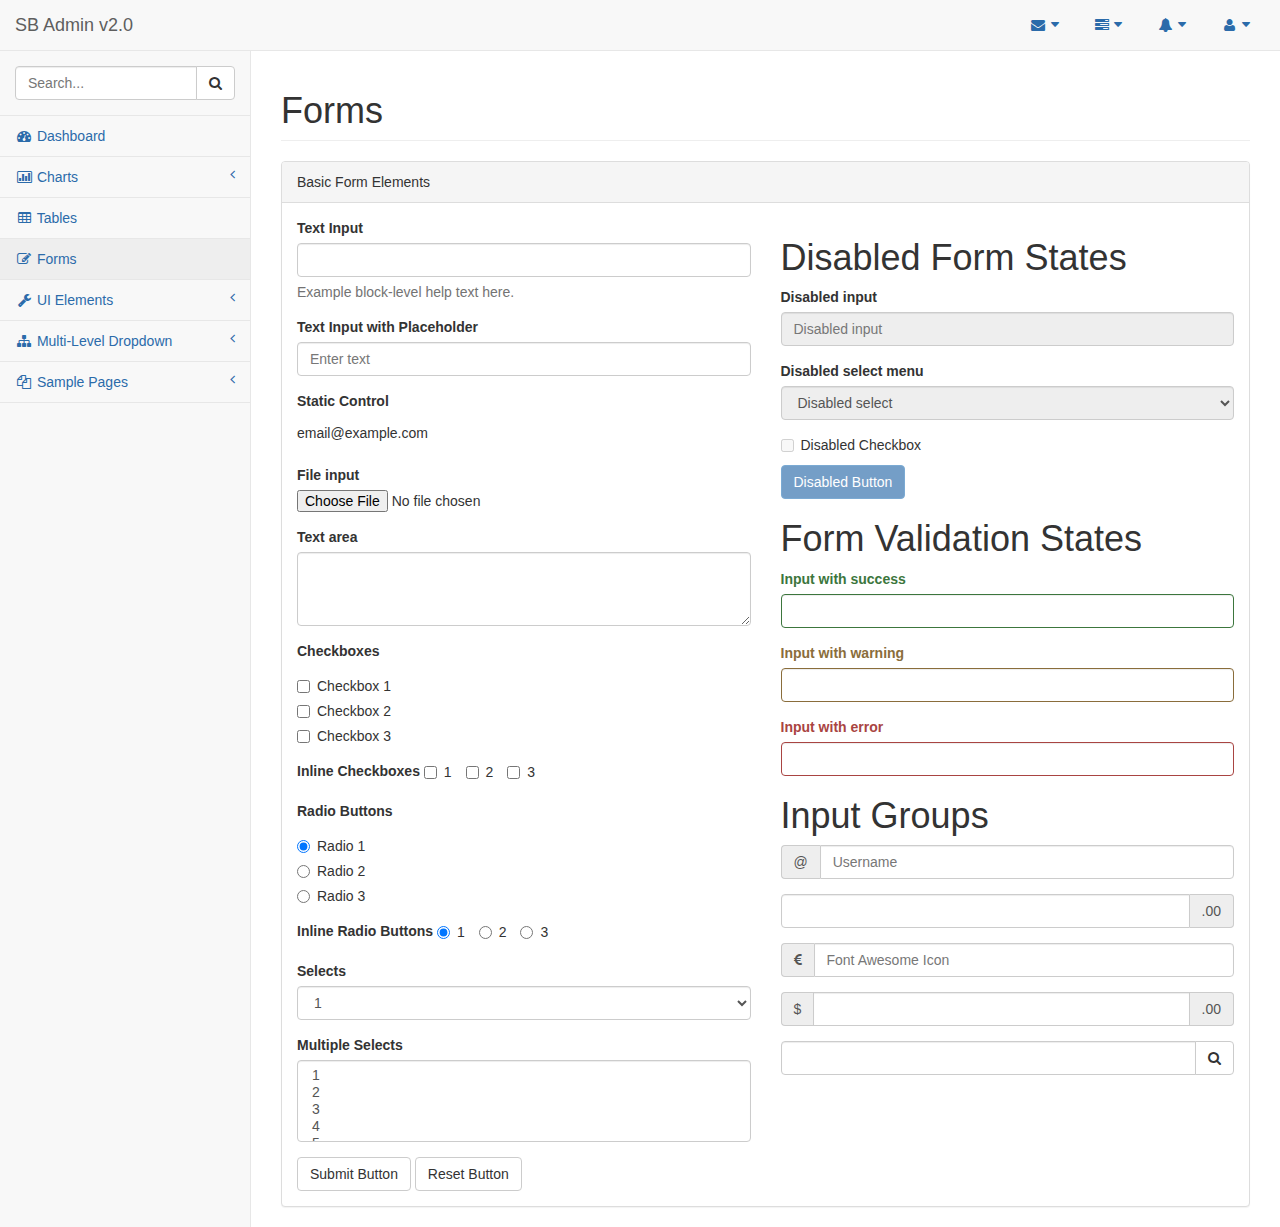
<file: labaix-domotic/src/main/resources/static/resources/forms.html>
<!DOCTYPE html>
<html lang="en">

<head>

    <meta charset="utf-8">
    <meta http-equiv="X-UA-Compatible" content="IE=edge">
    <meta name="viewport" content="width=device-width, initial-scale=1">
    <meta name="description" content="">
    <meta name="author" content="">

    <title>SB Admin 2 - Bootstrap Admin Theme</title>

    <!-- Bootstrap Core CSS -->
    <link href="css/bootstrap.min.css" rel="stylesheet">

    <!-- MetisMenu CSS -->
    <link href="css/plugins/metisMenu/metisMenu.min.css" rel="stylesheet">

    <!-- Custom CSS -->
    <link href="css/sb-admin-2.css" rel="stylesheet">

    <!-- Custom Fonts -->
    <link href="font-awesome-4.1.0/css/font-awesome.min.css" rel="stylesheet" type="text/css">

    <!-- HTML5 Shim and Respond.js IE8 support of HTML5 elements and media queries -->
    <!-- WARNING: Respond.js doesn't work if you view the page via file:// -->
    <!--[if lt IE 9]>
        <script src="https://oss.maxcdn.com/libs/html5shiv/3.7.0/html5shiv.js"></script>
        <script src="https://oss.maxcdn.com/libs/respond.js/1.4.2/respond.min.js"></script>
    <![endif]-->

</head>

<body>

    <div id="wrapper">

        <!-- Navigation -->
        <nav class="navbar navbar-default navbar-static-top" role="navigation" style="margin-bottom: 0">
            <div class="navbar-header">
                <button type="button" class="navbar-toggle" data-toggle="collapse" data-target=".navbar-collapse">
                    <span class="sr-only">Toggle navigation</span>
                    <span class="icon-bar"></span>
                    <span class="icon-bar"></span>
                    <span class="icon-bar"></span>
                </button>
                <a class="navbar-brand" href="index.html">SB Admin v2.0</a>
            </div>
            <!-- /.navbar-header -->

            <ul class="nav navbar-top-links navbar-right">
                <li class="dropdown">
                    <a class="dropdown-toggle" data-toggle="dropdown" href="#">
                        <i class="fa fa-envelope fa-fw"></i>  <i class="fa fa-caret-down"></i>
                    </a>
                    <ul class="dropdown-menu dropdown-messages">
                        <li>
                            <a href="#">
                                <div>
                                    <strong>John Smith</strong>
                                    <span class="pull-right text-muted">
                                        <em>Yesterday</em>
                                    </span>
                                </div>
                                <div>Lorem ipsum dolor sit amet, consectetur adipiscing elit. Pellentesque eleifend...</div>
                            </a>
                        </li>
                        <li class="divider"></li>
                        <li>
                            <a href="#">
                                <div>
                                    <strong>John Smith</strong>
                                    <span class="pull-right text-muted">
                                        <em>Yesterday</em>
                                    </span>
                                </div>
                                <div>Lorem ipsum dolor sit amet, consectetur adipiscing elit. Pellentesque eleifend...</div>
                            </a>
                        </li>
                        <li class="divider"></li>
                        <li>
                            <a href="#">
                                <div>
                                    <strong>John Smith</strong>
                                    <span class="pull-right text-muted">
                                        <em>Yesterday</em>
                                    </span>
                                </div>
                                <div>Lorem ipsum dolor sit amet, consectetur adipiscing elit. Pellentesque eleifend...</div>
                            </a>
                        </li>
                        <li class="divider"></li>
                        <li>
                            <a class="text-center" href="#">
                                <strong>Read All Messages</strong>
                                <i class="fa fa-angle-right"></i>
                            </a>
                        </li>
                    </ul>
                    <!-- /.dropdown-messages -->
                </li>
                <!-- /.dropdown -->
                <li class="dropdown">
                    <a class="dropdown-toggle" data-toggle="dropdown" href="#">
                        <i class="fa fa-tasks fa-fw"></i>  <i class="fa fa-caret-down"></i>
                    </a>
                    <ul class="dropdown-menu dropdown-tasks">
                        <li>
                            <a href="#">
                                <div>
                                    <p>
                                        <strong>Task 1</strong>
                                        <span class="pull-right text-muted">40% Complete</span>
                                    </p>
                                    <div class="progress progress-striped active">
                                        <div class="progress-bar progress-bar-success" role="progressbar" aria-valuenow="40" aria-valuemin="0" aria-valuemax="100" style="width: 40%">
                                            <span class="sr-only">40% Complete (success)</span>
                                        </div>
                                    </div>
                                </div>
                            </a>
                        </li>
                        <li class="divider"></li>
                        <li>
                            <a href="#">
                                <div>
                                    <p>
                                        <strong>Task 2</strong>
                                        <span class="pull-right text-muted">20% Complete</span>
                                    </p>
                                    <div class="progress progress-striped active">
                                        <div class="progress-bar progress-bar-info" role="progressbar" aria-valuenow="20" aria-valuemin="0" aria-valuemax="100" style="width: 20%">
                                            <span class="sr-only">20% Complete</span>
                                        </div>
                                    </div>
                                </div>
                            </a>
                        </li>
                        <li class="divider"></li>
                        <li>
                            <a href="#">
                                <div>
                                    <p>
                                        <strong>Task 3</strong>
                                        <span class="pull-right text-muted">60% Complete</span>
                                    </p>
                                    <div class="progress progress-striped active">
                                        <div class="progress-bar progress-bar-warning" role="progressbar" aria-valuenow="60" aria-valuemin="0" aria-valuemax="100" style="width: 60%">
                                            <span class="sr-only">60% Complete (warning)</span>
                                        </div>
                                    </div>
                                </div>
                            </a>
                        </li>
                        <li class="divider"></li>
                        <li>
                            <a href="#">
                                <div>
                                    <p>
                                        <strong>Task 4</strong>
                                        <span class="pull-right text-muted">80% Complete</span>
                                    </p>
                                    <div class="progress progress-striped active">
                                        <div class="progress-bar progress-bar-danger" role="progressbar" aria-valuenow="80" aria-valuemin="0" aria-valuemax="100" style="width: 80%">
                                            <span class="sr-only">80% Complete (danger)</span>
                                        </div>
                                    </div>
                                </div>
                            </a>
                        </li>
                        <li class="divider"></li>
                        <li>
                            <a class="text-center" href="#">
                                <strong>See All Tasks</strong>
                                <i class="fa fa-angle-right"></i>
                            </a>
                        </li>
                    </ul>
                    <!-- /.dropdown-tasks -->
                </li>
                <!-- /.dropdown -->
                <li class="dropdown">
                    <a class="dropdown-toggle" data-toggle="dropdown" href="#">
                        <i class="fa fa-bell fa-fw"></i>  <i class="fa fa-caret-down"></i>
                    </a>
                    <ul class="dropdown-menu dropdown-alerts">
                        <li>
                            <a href="#">
                                <div>
                                    <i class="fa fa-comment fa-fw"></i> New Comment
                                    <span class="pull-right text-muted small">4 minutes ago</span>
                                </div>
                            </a>
                        </li>
                        <li class="divider"></li>
                        <li>
                            <a href="#">
                                <div>
                                    <i class="fa fa-twitter fa-fw"></i> 3 New Followers
                                    <span class="pull-right text-muted small">12 minutes ago</span>
                                </div>
                            </a>
                        </li>
                        <li class="divider"></li>
                        <li>
                            <a href="#">
                                <div>
                                    <i class="fa fa-envelope fa-fw"></i> Message Sent
                                    <span class="pull-right text-muted small">4 minutes ago</span>
                                </div>
                            </a>
                        </li>
                        <li class="divider"></li>
                        <li>
                            <a href="#">
                                <div>
                                    <i class="fa fa-tasks fa-fw"></i> New Task
                                    <span class="pull-right text-muted small">4 minutes ago</span>
                                </div>
                            </a>
                        </li>
                        <li class="divider"></li>
                        <li>
                            <a href="#">
                                <div>
                                    <i class="fa fa-upload fa-fw"></i> Server Rebooted
                                    <span class="pull-right text-muted small">4 minutes ago</span>
                                </div>
                            </a>
                        </li>
                        <li class="divider"></li>
                        <li>
                            <a class="text-center" href="#">
                                <strong>See All Alerts</strong>
                                <i class="fa fa-angle-right"></i>
                            </a>
                        </li>
                    </ul>
                    <!-- /.dropdown-alerts -->
                </li>
                <!-- /.dropdown -->
                <li class="dropdown">
                    <a class="dropdown-toggle" data-toggle="dropdown" href="#">
                        <i class="fa fa-user fa-fw"></i>  <i class="fa fa-caret-down"></i>
                    </a>
                    <ul class="dropdown-menu dropdown-user">
                        <li><a href="#"><i class="fa fa-user fa-fw"></i> User Profile</a>
                        </li>
                        <li><a href="#"><i class="fa fa-gear fa-fw"></i> Settings</a>
                        </li>
                        <li class="divider"></li>
                        <li><a href="login.html"><i class="fa fa-sign-out fa-fw"></i> Logout</a>
                        </li>
                    </ul>
                    <!-- /.dropdown-user -->
                </li>
                <!-- /.dropdown -->
            </ul>
            <!-- /.navbar-top-links -->

            <div class="navbar-default sidebar" role="navigation">
                <div class="sidebar-nav navbar-collapse">
                    <ul class="nav" id="side-menu">
                        <li class="sidebar-search">
                            <div class="input-group custom-search-form">
                                <input type="text" class="form-control" placeholder="Search...">
                                <span class="input-group-btn">
                                <button class="btn btn-default" type="button">
                                    <i class="fa fa-search"></i>
                                </button>
                            </span>
                            </div>
                            <!-- /input-group -->
                        </li>
                        <li>
                            <a href="index.html"><i class="fa fa-dashboard fa-fw"></i> Dashboard</a>
                        </li>
                        <li>
                            <a href="#"><i class="fa fa-bar-chart-o fa-fw"></i> Charts<span class="fa arrow"></span></a>
                            <ul class="nav nav-second-level">
                                <li>
                                    <a href="flot.html">Flot Charts</a>
                                </li>
                                <li>
                                    <a href="morris.html">Morris.js Charts</a>
                                </li>
                            </ul>
                            <!-- /.nav-second-level -->
                        </li>
                        <li>
                            <a href="tables.html"><i class="fa fa-table fa-fw"></i> Tables</a>
                        </li>
                        <li>
                            <a class="active" href="forms.html"><i class="fa fa-edit fa-fw"></i> Forms</a>
                        </li>
                        <li>
                            <a href="#"><i class="fa fa-wrench fa-fw"></i> UI Elements<span class="fa arrow"></span></a>
                            <ul class="nav nav-second-level">
                                <li>
                                    <a href="panels-wells.html">Panels and Wells</a>
                                </li>
                                <li>
                                    <a href="buttons.html">Buttons</a>
                                </li>
                                <li>
                                    <a href="notifications.html">Notifications</a>
                                </li>
                                <li>
                                    <a href="typography.html">Typography</a>
                                </li>
                                <li>
                                    <a href="grid.html">Grid</a>
                                </li>
                            </ul>
                            <!-- /.nav-second-level -->
                        </li>
                        <li>
                            <a href="#"><i class="fa fa-sitemap fa-fw"></i> Multi-Level Dropdown<span class="fa arrow"></span></a>
                            <ul class="nav nav-second-level">
                                <li>
                                    <a href="#">Second Level Item</a>
                                </li>
                                <li>
                                    <a href="#">Second Level Item</a>
                                </li>
                                <li>
                                    <a href="#">Third Level <span class="fa arrow"></span></a>
                                    <ul class="nav nav-third-level">
                                        <li>
                                            <a href="#">Third Level Item</a>
                                        </li>
                                        <li>
                                            <a href="#">Third Level Item</a>
                                        </li>
                                        <li>
                                            <a href="#">Third Level Item</a>
                                        </li>
                                        <li>
                                            <a href="#">Third Level Item</a>
                                        </li>
                                    </ul>
                                    <!-- /.nav-third-level -->
                                </li>
                            </ul>
                            <!-- /.nav-second-level -->
                        </li>
                        <li>
                            <a href="#"><i class="fa fa-files-o fa-fw"></i> Sample Pages<span class="fa arrow"></span></a>
                            <ul class="nav nav-second-level">
                                <li>
                                    <a href="blank.html">Blank Page</a>
                                </li>
                                <li>
                                    <a href="login.html">Login Page</a>
                                </li>
                            </ul>
                            <!-- /.nav-second-level -->
                        </li>
                    </ul>
                </div>
                <!-- /.sidebar-collapse -->
            </div>
            <!-- /.navbar-static-side -->
        </nav>

        <div id="page-wrapper">
            <div class="row">
                <div class="col-lg-12">
                    <h1 class="page-header">Forms</h1>
                </div>
                <!-- /.col-lg-12 -->
            </div>
            <!-- /.row -->
            <div class="row">
                <div class="col-lg-12">
                    <div class="panel panel-default">
                        <div class="panel-heading">
                            Basic Form Elements
                        </div>
                        <div class="panel-body">
                            <div class="row">
                                <div class="col-lg-6">
                                    <form role="form">
                                        <div class="form-group">
                                            <label>Text Input</label>
                                            <input class="form-control">
                                            <p class="help-block">Example block-level help text here.</p>
                                        </div>
                                        <div class="form-group">
                                            <label>Text Input with Placeholder</label>
                                            <input class="form-control" placeholder="Enter text">
                                        </div>
                                        <div class="form-group">
                                            <label>Static Control</label>
                                            <p class="form-control-static">email@example.com</p>
                                        </div>
                                        <div class="form-group">
                                            <label>File input</label>
                                            <input type="file">
                                        </div>
                                        <div class="form-group">
                                            <label>Text area</label>
                                            <textarea class="form-control" rows="3"></textarea>
                                        </div>
                                        <div class="form-group">
                                            <label>Checkboxes</label>
                                            <div class="checkbox">
                                                <label>
                                                    <input type="checkbox" value="">Checkbox 1
                                                </label>
                                            </div>
                                            <div class="checkbox">
                                                <label>
                                                    <input type="checkbox" value="">Checkbox 2
                                                </label>
                                            </div>
                                            <div class="checkbox">
                                                <label>
                                                    <input type="checkbox" value="">Checkbox 3
                                                </label>
                                            </div>
                                        </div>
                                        <div class="form-group">
                                            <label>Inline Checkboxes</label>
                                            <label class="checkbox-inline">
                                                <input type="checkbox">1
                                            </label>
                                            <label class="checkbox-inline">
                                                <input type="checkbox">2
                                            </label>
                                            <label class="checkbox-inline">
                                                <input type="checkbox">3
                                            </label>
                                        </div>
                                        <div class="form-group">
                                            <label>Radio Buttons</label>
                                            <div class="radio">
                                                <label>
                                                    <input type="radio" name="optionsRadios" id="optionsRadios1" value="option1" checked>Radio 1
                                                </label>
                                            </div>
                                            <div class="radio">
                                                <label>
                                                    <input type="radio" name="optionsRadios" id="optionsRadios2" value="option2">Radio 2
                                                </label>
                                            </div>
                                            <div class="radio">
                                                <label>
                                                    <input type="radio" name="optionsRadios" id="optionsRadios3" value="option3">Radio 3
                                                </label>
                                            </div>
                                        </div>
                                        <div class="form-group">
                                            <label>Inline Radio Buttons</label>
                                            <label class="radio-inline">
                                                <input type="radio" name="optionsRadiosInline" id="optionsRadiosInline1" value="option1" checked>1
                                            </label>
                                            <label class="radio-inline">
                                                <input type="radio" name="optionsRadiosInline" id="optionsRadiosInline2" value="option2">2
                                            </label>
                                            <label class="radio-inline">
                                                <input type="radio" name="optionsRadiosInline" id="optionsRadiosInline3" value="option3">3
                                            </label>
                                        </div>
                                        <div class="form-group">
                                            <label>Selects</label>
                                            <select class="form-control">
                                                <option>1</option>
                                                <option>2</option>
                                                <option>3</option>
                                                <option>4</option>
                                                <option>5</option>
                                            </select>
                                        </div>
                                        <div class="form-group">
                                            <label>Multiple Selects</label>
                                            <select multiple class="form-control">
                                                <option>1</option>
                                                <option>2</option>
                                                <option>3</option>
                                                <option>4</option>
                                                <option>5</option>
                                            </select>
                                        </div>
                                        <button type="submit" class="btn btn-default">Submit Button</button>
                                        <button type="reset" class="btn btn-default">Reset Button</button>
                                    </form>
                                </div>
                                <!-- /.col-lg-6 (nested) -->
                                <div class="col-lg-6">
                                    <h1>Disabled Form States</h1>
                                    <form role="form">
                                        <fieldset disabled>
                                            <div class="form-group">
                                                <label for="disabledSelect">Disabled input</label>
                                                <input class="form-control" id="disabledInput" type="text" placeholder="Disabled input" disabled>
                                            </div>
                                            <div class="form-group">
                                                <label for="disabledSelect">Disabled select menu</label>
                                                <select id="disabledSelect" class="form-control">
                                                    <option>Disabled select</option>
                                                </select>
                                            </div>
                                            <div class="checkbox">
                                                <label>
                                                    <input type="checkbox">Disabled Checkbox
                                                </label>
                                            </div>
                                            <button type="submit" class="btn btn-primary">Disabled Button</button>
                                        </fieldset>
                                    </form>
                                    <h1>Form Validation States</h1>
                                    <form role="form">
                                        <div class="form-group has-success">
                                            <label class="control-label" for="inputSuccess">Input with success</label>
                                            <input type="text" class="form-control" id="inputSuccess">
                                        </div>
                                        <div class="form-group has-warning">
                                            <label class="control-label" for="inputWarning">Input with warning</label>
                                            <input type="text" class="form-control" id="inputWarning">
                                        </div>
                                        <div class="form-group has-error">
                                            <label class="control-label" for="inputError">Input with error</label>
                                            <input type="text" class="form-control" id="inputError">
                                        </div>
                                    </form>
                                    <h1>Input Groups</h1>
                                    <form role="form">
                                        <div class="form-group input-group">
                                            <span class="input-group-addon">@</span>
                                            <input type="text" class="form-control" placeholder="Username">
                                        </div>
                                        <div class="form-group input-group">
                                            <input type="text" class="form-control">
                                            <span class="input-group-addon">.00</span>
                                        </div>
                                        <div class="form-group input-group">
                                            <span class="input-group-addon"><i class="fa fa-eur"></i>
                                            </span>
                                            <input type="text" class="form-control" placeholder="Font Awesome Icon">
                                        </div>
                                        <div class="form-group input-group">
                                            <span class="input-group-addon">$</span>
                                            <input type="text" class="form-control">
                                            <span class="input-group-addon">.00</span>
                                        </div>
                                        <div class="form-group input-group">
                                            <input type="text" class="form-control">
                                            <span class="input-group-btn">
                                                <button class="btn btn-default" type="button"><i class="fa fa-search"></i>
                                                </button>
                                            </span>
                                        </div>
                                    </form>
                                </div>
                                <!-- /.col-lg-6 (nested) -->
                            </div>
                            <!-- /.row (nested) -->
                        </div>
                        <!-- /.panel-body -->
                    </div>
                    <!-- /.panel -->
                </div>
                <!-- /.col-lg-12 -->
            </div>
            <!-- /.row -->
        </div>
        <!-- /#page-wrapper -->

    </div>
    <!-- /#wrapper -->

    <!-- jQuery Version 1.11.0 -->
    <script src="js/jquery-1.11.0.js"></script>

    <!-- Bootstrap Core JavaScript -->
    <script src="js/bootstrap.min.js"></script>

    <!-- Metis Menu Plugin JavaScript -->
    <script src="js/plugins/metisMenu/metisMenu.min.js"></script>

    <!-- Custom Theme JavaScript -->
    <script src="js/sb-admin-2.js"></script>

</body>

</html>
</file>
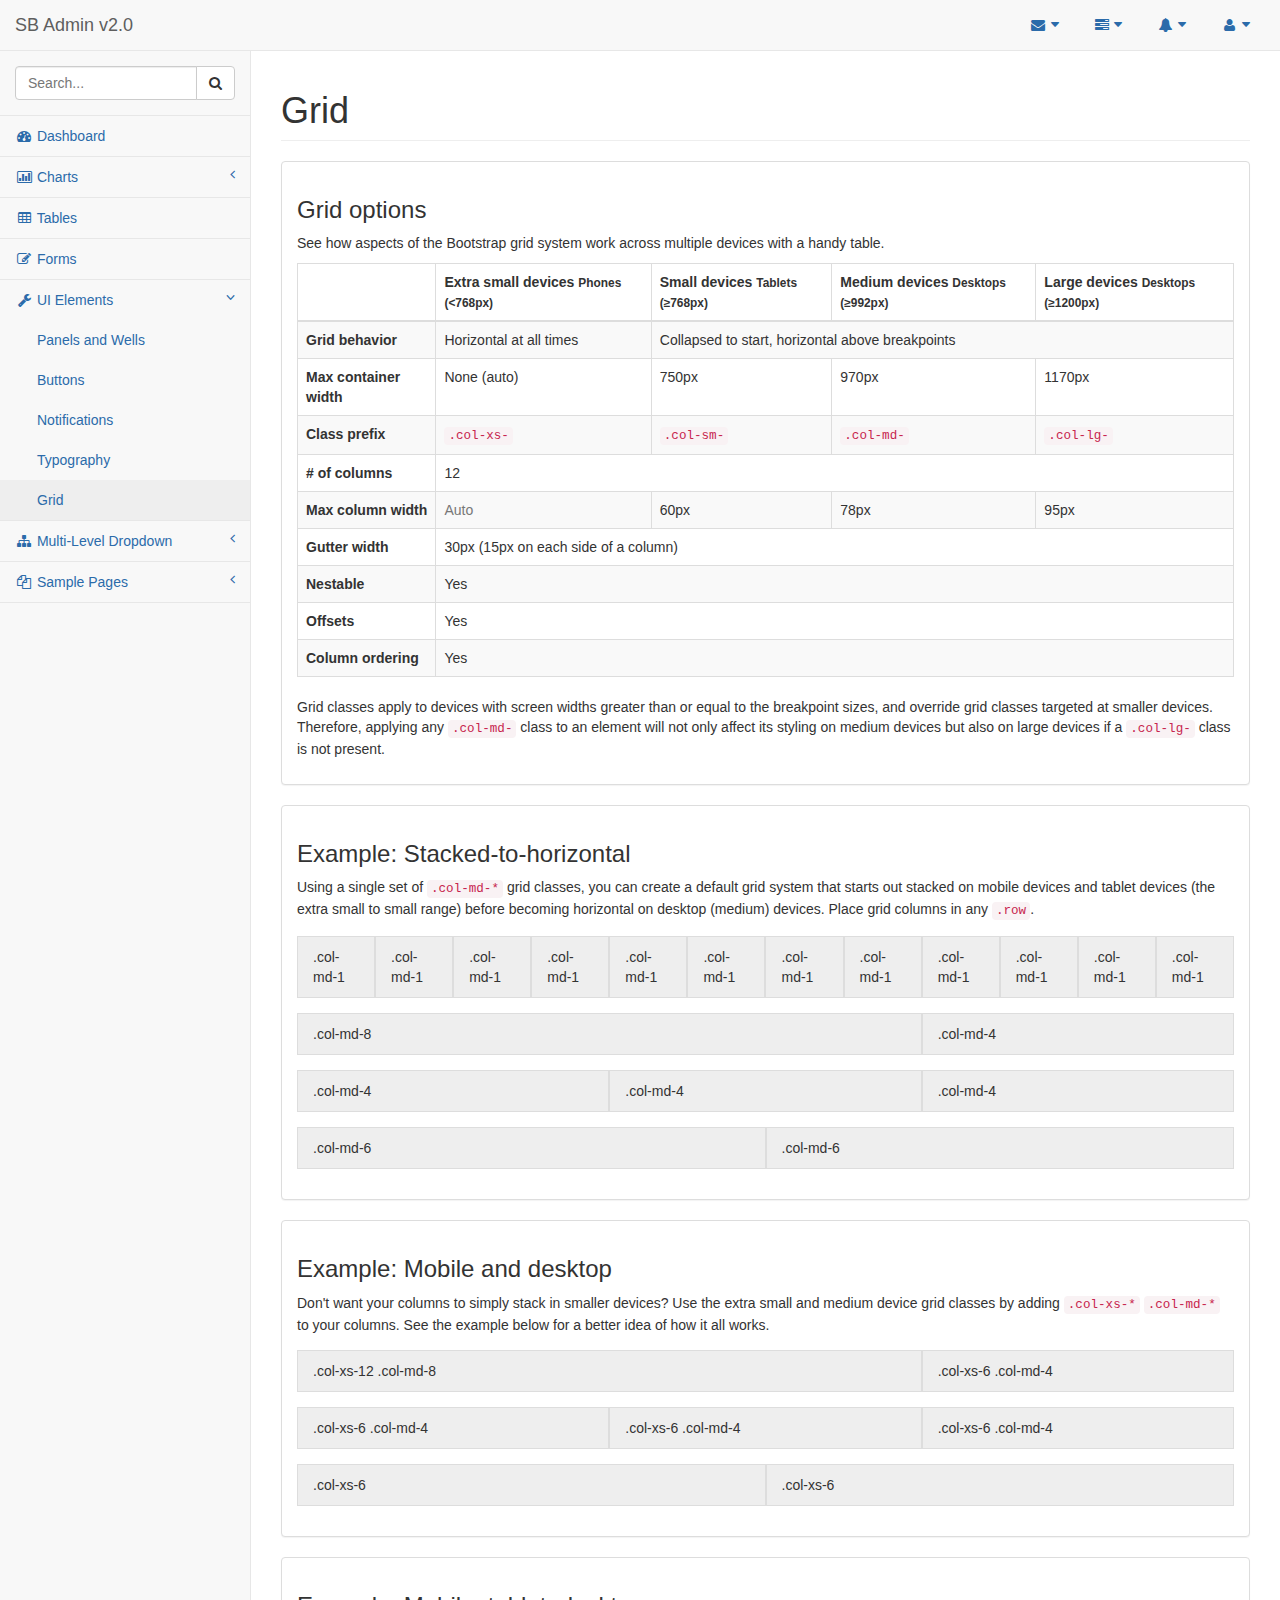
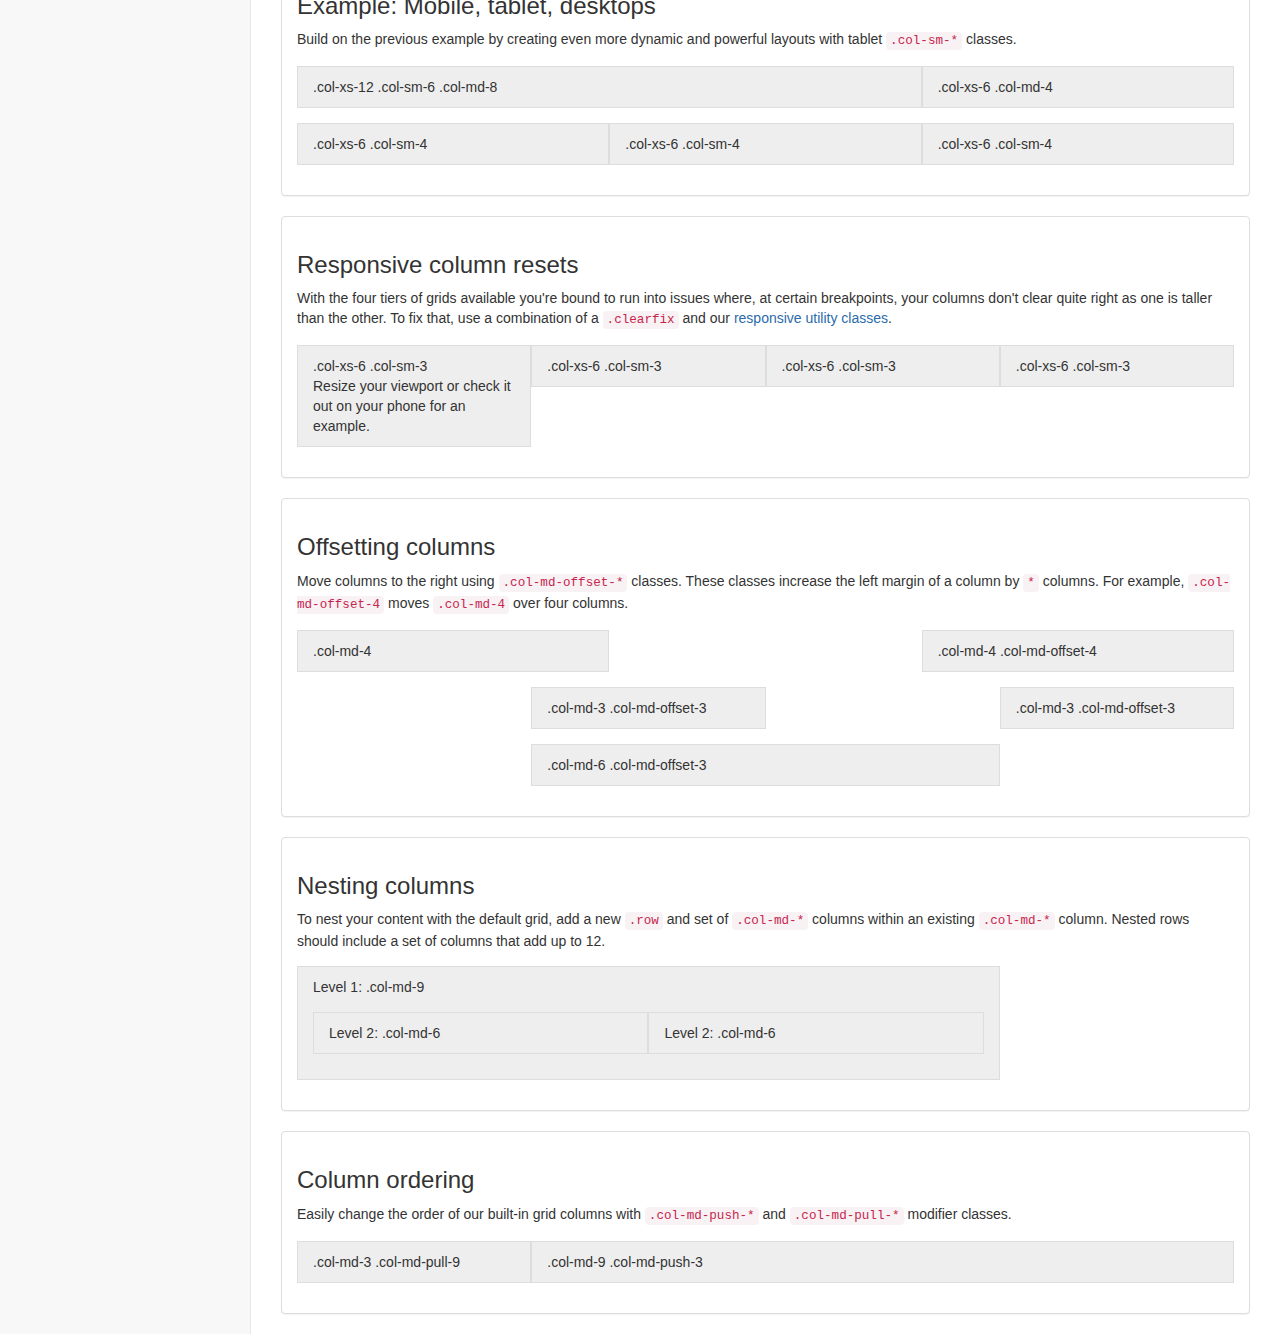
<file: labaix-domotic/src/main/resources/static/resources/grid.html>
<!DOCTYPE html>
<html lang="en">

<head>

    <meta charset="utf-8">
    <meta http-equiv="X-UA-Compatible" content="IE=edge">
    <meta name="viewport" content="width=device-width, initial-scale=1">
    <meta name="description" content="">
    <meta name="author" content="">

    <title>SB Admin 2 - Bootstrap Admin Theme</title>

    <!-- Bootstrap Core CSS -->
    <link href="css/bootstrap.min.css" rel="stylesheet">

    <!-- MetisMenu CSS -->
    <link href="css/plugins/metisMenu/metisMenu.min.css" rel="stylesheet">

    <!-- Custom CSS -->
    <link href="css/sb-admin-2.css" rel="stylesheet">

    <!-- Custom Fonts -->
    <link href="font-awesome-4.1.0/css/font-awesome.min.css" rel="stylesheet" type="text/css">

    <!-- HTML5 Shim and Respond.js IE8 support of HTML5 elements and media queries -->
    <!-- WARNING: Respond.js doesn't work if you view the page via file:// -->
    <!--[if lt IE 9]>
        <script src="https://oss.maxcdn.com/libs/html5shiv/3.7.0/html5shiv.js"></script>
        <script src="https://oss.maxcdn.com/libs/respond.js/1.4.2/respond.min.js"></script>
    <![endif]-->

</head>

<body>

    <div id="wrapper">

        <!-- Navigation -->
        <nav class="navbar navbar-default navbar-static-top" role="navigation" style="margin-bottom: 0">
            <div class="navbar-header">
                <button type="button" class="navbar-toggle" data-toggle="collapse" data-target=".navbar-collapse">
                    <span class="sr-only">Toggle navigation</span>
                    <span class="icon-bar"></span>
                    <span class="icon-bar"></span>
                    <span class="icon-bar"></span>
                </button>
                <a class="navbar-brand" href="index.html">SB Admin v2.0</a>
            </div>
            <!-- /.navbar-header -->

            <ul class="nav navbar-top-links navbar-right">
                <li class="dropdown">
                    <a class="dropdown-toggle" data-toggle="dropdown" href="#">
                        <i class="fa fa-envelope fa-fw"></i>  <i class="fa fa-caret-down"></i>
                    </a>
                    <ul class="dropdown-menu dropdown-messages">
                        <li>
                            <a href="#">
                                <div>
                                    <strong>John Smith</strong>
                                    <span class="pull-right text-muted">
                                        <em>Yesterday</em>
                                    </span>
                                </div>
                                <div>Lorem ipsum dolor sit amet, consectetur adipiscing elit. Pellentesque eleifend...</div>
                            </a>
                        </li>
                        <li class="divider"></li>
                        <li>
                            <a href="#">
                                <div>
                                    <strong>John Smith</strong>
                                    <span class="pull-right text-muted">
                                        <em>Yesterday</em>
                                    </span>
                                </div>
                                <div>Lorem ipsum dolor sit amet, consectetur adipiscing elit. Pellentesque eleifend...</div>
                            </a>
                        </li>
                        <li class="divider"></li>
                        <li>
                            <a href="#">
                                <div>
                                    <strong>John Smith</strong>
                                    <span class="pull-right text-muted">
                                        <em>Yesterday</em>
                                    </span>
                                </div>
                                <div>Lorem ipsum dolor sit amet, consectetur adipiscing elit. Pellentesque eleifend...</div>
                            </a>
                        </li>
                        <li class="divider"></li>
                        <li>
                            <a class="text-center" href="#">
                                <strong>Read All Messages</strong>
                                <i class="fa fa-angle-right"></i>
                            </a>
                        </li>
                    </ul>
                    <!-- /.dropdown-messages -->
                </li>
                <!-- /.dropdown -->
                <li class="dropdown">
                    <a class="dropdown-toggle" data-toggle="dropdown" href="#">
                        <i class="fa fa-tasks fa-fw"></i>  <i class="fa fa-caret-down"></i>
                    </a>
                    <ul class="dropdown-menu dropdown-tasks">
                        <li>
                            <a href="#">
                                <div>
                                    <p>
                                        <strong>Task 1</strong>
                                        <span class="pull-right text-muted">40% Complete</span>
                                    </p>
                                    <div class="progress progress-striped active">
                                        <div class="progress-bar progress-bar-success" role="progressbar" aria-valuenow="40" aria-valuemin="0" aria-valuemax="100" style="width: 40%">
                                            <span class="sr-only">40% Complete (success)</span>
                                        </div>
                                    </div>
                                </div>
                            </a>
                        </li>
                        <li class="divider"></li>
                        <li>
                            <a href="#">
                                <div>
                                    <p>
                                        <strong>Task 2</strong>
                                        <span class="pull-right text-muted">20% Complete</span>
                                    </p>
                                    <div class="progress progress-striped active">
                                        <div class="progress-bar progress-bar-info" role="progressbar" aria-valuenow="20" aria-valuemin="0" aria-valuemax="100" style="width: 20%">
                                            <span class="sr-only">20% Complete</span>
                                        </div>
                                    </div>
                                </div>
                            </a>
                        </li>
                        <li class="divider"></li>
                        <li>
                            <a href="#">
                                <div>
                                    <p>
                                        <strong>Task 3</strong>
                                        <span class="pull-right text-muted">60% Complete</span>
                                    </p>
                                    <div class="progress progress-striped active">
                                        <div class="progress-bar progress-bar-warning" role="progressbar" aria-valuenow="60" aria-valuemin="0" aria-valuemax="100" style="width: 60%">
                                            <span class="sr-only">60% Complete (warning)</span>
                                        </div>
                                    </div>
                                </div>
                            </a>
                        </li>
                        <li class="divider"></li>
                        <li>
                            <a href="#">
                                <div>
                                    <p>
                                        <strong>Task 4</strong>
                                        <span class="pull-right text-muted">80% Complete</span>
                                    </p>
                                    <div class="progress progress-striped active">
                                        <div class="progress-bar progress-bar-danger" role="progressbar" aria-valuenow="80" aria-valuemin="0" aria-valuemax="100" style="width: 80%">
                                            <span class="sr-only">80% Complete (danger)</span>
                                        </div>
                                    </div>
                                </div>
                            </a>
                        </li>
                        <li class="divider"></li>
                        <li>
                            <a class="text-center" href="#">
                                <strong>See All Tasks</strong>
                                <i class="fa fa-angle-right"></i>
                            </a>
                        </li>
                    </ul>
                    <!-- /.dropdown-tasks -->
                </li>
                <!-- /.dropdown -->
                <li class="dropdown">
                    <a class="dropdown-toggle" data-toggle="dropdown" href="#">
                        <i class="fa fa-bell fa-fw"></i>  <i class="fa fa-caret-down"></i>
                    </a>
                    <ul class="dropdown-menu dropdown-alerts">
                        <li>
                            <a href="#">
                                <div>
                                    <i class="fa fa-comment fa-fw"></i> New Comment
                                    <span class="pull-right text-muted small">4 minutes ago</span>
                                </div>
                            </a>
                        </li>
                        <li class="divider"></li>
                        <li>
                            <a href="#">
                                <div>
                                    <i class="fa fa-twitter fa-fw"></i> 3 New Followers
                                    <span class="pull-right text-muted small">12 minutes ago</span>
                                </div>
                            </a>
                        </li>
                        <li class="divider"></li>
                        <li>
                            <a href="#">
                                <div>
                                    <i class="fa fa-envelope fa-fw"></i> Message Sent
                                    <span class="pull-right text-muted small">4 minutes ago</span>
                                </div>
                            </a>
                        </li>
                        <li class="divider"></li>
                        <li>
                            <a href="#">
                                <div>
                                    <i class="fa fa-tasks fa-fw"></i> New Task
                                    <span class="pull-right text-muted small">4 minutes ago</span>
                                </div>
                            </a>
                        </li>
                        <li class="divider"></li>
                        <li>
                            <a href="#">
                                <div>
                                    <i class="fa fa-upload fa-fw"></i> Server Rebooted
                                    <span class="pull-right text-muted small">4 minutes ago</span>
                                </div>
                            </a>
                        </li>
                        <li class="divider"></li>
                        <li>
                            <a class="text-center" href="#">
                                <strong>See All Alerts</strong>
                                <i class="fa fa-angle-right"></i>
                            </a>
                        </li>
                    </ul>
                    <!-- /.dropdown-alerts -->
                </li>
                <!-- /.dropdown -->
                <li class="dropdown">
                    <a class="dropdown-toggle" data-toggle="dropdown" href="#">
                        <i class="fa fa-user fa-fw"></i>  <i class="fa fa-caret-down"></i>
                    </a>
                    <ul class="dropdown-menu dropdown-user">
                        <li><a href="#"><i class="fa fa-user fa-fw"></i> User Profile</a>
                        </li>
                        <li><a href="#"><i class="fa fa-gear fa-fw"></i> Settings</a>
                        </li>
                        <li class="divider"></li>
                        <li><a href="login.html"><i class="fa fa-sign-out fa-fw"></i> Logout</a>
                        </li>
                    </ul>
                    <!-- /.dropdown-user -->
                </li>
                <!-- /.dropdown -->
            </ul>
            <!-- /.navbar-top-links -->

            <div class="navbar-default sidebar" role="navigation">
                <div class="sidebar-nav navbar-collapse">
                    <ul class="nav" id="side-menu">
                        <li class="sidebar-search">
                            <div class="input-group custom-search-form">
                                <input type="text" class="form-control" placeholder="Search...">
                                <span class="input-group-btn">
                                <button class="btn btn-default" type="button">
                                    <i class="fa fa-search"></i>
                                </button>
                            </span>
                            </div>
                            <!-- /input-group -->
                        </li>
                        <li>
                            <a href="index.html"><i class="fa fa-dashboard fa-fw"></i> Dashboard</a>
                        </li>
                        <li>
                            <a href="#"><i class="fa fa-bar-chart-o fa-fw"></i> Charts<span class="fa arrow"></span></a>
                            <ul class="nav nav-second-level">
                                <li>
                                    <a href="flot.html">Flot Charts</a>
                                </li>
                                <li>
                                    <a href="morris.html">Morris.js Charts</a>
                                </li>
                            </ul>
                            <!-- /.nav-second-level -->
                        </li>
                        <li>
                            <a href="tables.html"><i class="fa fa-table fa-fw"></i> Tables</a>
                        </li>
                        <li>
                            <a href="forms.html"><i class="fa fa-edit fa-fw"></i> Forms</a>
                        </li>
                        <li class="active">
                            <a href="#"><i class="fa fa-wrench fa-fw"></i> UI Elements<span class="fa arrow"></span></a>
                            <ul class="nav nav-second-level">
                                <li>
                                    <a href="panels-wells.html">Panels and Wells</a>
                                </li>
                                <li>
                                    <a href="buttons.html">Buttons</a>
                                </li>
                                <li>
                                    <a href="notifications.html">Notifications</a>
                                </li>
                                <li>
                                    <a href="typography.html">Typography</a>
                                </li>
                                <li>
                                    <a class="active" href="grid.html">Grid</a>
                                </li>
                            </ul>
                            <!-- /.nav-second-level -->
                        </li>
                        <li>
                            <a href="#"><i class="fa fa-sitemap fa-fw"></i> Multi-Level Dropdown<span class="fa arrow"></span></a>
                            <ul class="nav nav-second-level">
                                <li>
                                    <a href="#">Second Level Item</a>
                                </li>
                                <li>
                                    <a href="#">Second Level Item</a>
                                </li>
                                <li>
                                    <a href="#">Third Level <span class="fa arrow"></span></a>
                                    <ul class="nav nav-third-level">
                                        <li>
                                            <a href="#">Third Level Item</a>
                                        </li>
                                        <li>
                                            <a href="#">Third Level Item</a>
                                        </li>
                                        <li>
                                            <a href="#">Third Level Item</a>
                                        </li>
                                        <li>
                                            <a href="#">Third Level Item</a>
                                        </li>
                                    </ul>
                                    <!-- /.nav-third-level -->
                                </li>
                            </ul>
                            <!-- /.nav-second-level -->
                        </li>
                        <li>
                            <a href="#"><i class="fa fa-files-o fa-fw"></i> Sample Pages<span class="fa arrow"></span></a>
                            <ul class="nav nav-second-level">
                                <li>
                                    <a href="blank.html">Blank Page</a>
                                </li>
                                <li>
                                    <a href="login.html">Login Page</a>
                                </li>
                            </ul>
                            <!-- /.nav-second-level -->
                        </li>
                    </ul>
                </div>
                <!-- /.sidebar-collapse -->
            </div>
            <!-- /.navbar-static-side -->
        </nav>

        <div id="page-wrapper">
            <div class="row">
                <div class="col-lg-12">
                    <h1 class="page-header">Grid</h1>
                </div>
                <!-- /.col-lg-12 -->
            </div>
            <!-- /.row -->
            <div class="row">
                <div class="col-lg-12">
                    <div class="panel panel-default">
                        <div class="panel-body">
                            <h3>Grid options</h3>
                            <p>See how aspects of the Bootstrap grid system work across multiple devices with a handy table.</p>
                            <div class="table-responsive">
                                <table class="table table-bordered table-striped">
                                    <thead>
                                        <tr>
                                            <th></th>
                                            <th>
                                                Extra small devices
                                                <small>Phones (&lt;768px)</small>
                                            </th>
                                            <th>
                                                Small devices
                                                <small>Tablets (&ge;768px)</small>
                                            </th>
                                            <th>
                                                Medium devices
                                                <small>Desktops (&ge;992px)</small>
                                            </th>
                                            <th>
                                                Large devices
                                                <small>Desktops (&ge;1200px)</small>
                                            </th>
                                        </tr>
                                    </thead>
                                    <tbody>
                                        <tr>
                                            <th>Grid behavior</th>
                                            <td>Horizontal at all times</td>
                                            <td colspan="3">Collapsed to start, horizontal above breakpoints</td>
                                        </tr>
                                        <tr>
                                            <th>Max container width</th>
                                            <td>None (auto)</td>
                                            <td>750px</td>
                                            <td>970px</td>
                                            <td>1170px</td>
                                        </tr>
                                        <tr>
                                            <th>Class prefix</th>
                                            <td>
                                                <code>.col-xs-</code>
                                            </td>
                                            <td>
                                                <code>.col-sm-</code>
                                            </td>
                                            <td>
                                                <code>.col-md-</code>
                                            </td>
                                            <td>
                                                <code>.col-lg-</code>
                                            </td>
                                        </tr>
                                        <tr>
                                            <th># of columns</th>
                                            <td colspan="4">12</td>
                                        </tr>
                                        <tr>
                                            <th>Max column width</th>
                                            <td class="text-muted">Auto</td>
                                            <td>60px</td>
                                            <td>78px</td>
                                            <td>95px</td>
                                        </tr>
                                        <tr>
                                            <th>Gutter width</th>
                                            <td colspan="4">30px (15px on each side of a column)</td>
                                        </tr>
                                        <tr>
                                            <th>Nestable</th>
                                            <td colspan="4">Yes</td>
                                        </tr>
                                        <tr>
                                            <th>Offsets</th>
                                            <td colspan="4">Yes</td>
                                        </tr>
                                        <tr>
                                            <th>Column ordering</th>
                                            <td colspan="4">Yes</td>
                                        </tr>
                                    </tbody>
                                </table>
                            </div>
                            <p>Grid classes apply to devices with screen widths greater than or equal to the breakpoint sizes, and override grid classes targeted at smaller devices. Therefore, applying any
                                <code>.col-md-</code> class to an element will not only affect its styling on medium devices but also on large devices if a
                                <code>.col-lg-</code> class is not present.</p>
                        </div>
                    </div>
                </div>
                <!-- /.col-lg-12 -->
            </div>
            <!-- /.row -->

            <div class="row">
                <div class="col-lg-12">
                    <div class="panel panel-default">
                        <div class="panel-body">
                            <h3>Example: Stacked-to-horizontal</h3>
                            <p>Using a single set of
                                <code>.col-md-*</code> grid classes, you can create a default grid system that starts out stacked on mobile devices and tablet devices (the extra small to small range) before becoming horizontal on desktop (medium) devices. Place grid columns in any
                                <code>.row</code>.</p>
                            <div class="row show-grid">
                                <div class="col-md-1">.col-md-1</div>
                                <div class="col-md-1">.col-md-1</div>
                                <div class="col-md-1">.col-md-1</div>
                                <div class="col-md-1">.col-md-1</div>
                                <div class="col-md-1">.col-md-1</div>
                                <div class="col-md-1">.col-md-1</div>
                                <div class="col-md-1">.col-md-1</div>
                                <div class="col-md-1">.col-md-1</div>
                                <div class="col-md-1">.col-md-1</div>
                                <div class="col-md-1">.col-md-1</div>
                                <div class="col-md-1">.col-md-1</div>
                                <div class="col-md-1">.col-md-1</div>
                            </div>
                            <div class="row show-grid">
                                <div class="col-md-8">.col-md-8</div>
                                <div class="col-md-4">.col-md-4</div>
                            </div>
                            <div class="row show-grid">
                                <div class="col-md-4">.col-md-4</div>
                                <div class="col-md-4">.col-md-4</div>
                                <div class="col-md-4">.col-md-4</div>
                            </div>
                            <div class="row show-grid">
                                <div class="col-md-6">.col-md-6</div>
                                <div class="col-md-6">.col-md-6</div>
                            </div>
                        </div>
                    </div>
                </div>
                <!-- /.col-lg-12 -->
            </div>
            <!-- /.row -->

            <div class="row">
                <div class="col-lg-12">
                    <div class="panel panel-default">
                        <div class="panel-body">
                            <h3>Example: Mobile and desktop</h3>
                            <p>Don't want your columns to simply stack in smaller devices? Use the extra small and medium device grid classes by adding
                                <code>.col-xs-*</code>
                                <code>.col-md-*</code> to your columns. See the example below for a better idea of how it all works.</p>
                            <div class="row show-grid">
                                <div class="col-xs-12 col-md-8">.col-xs-12 .col-md-8</div>
                                <div class="col-xs-6 col-md-4">.col-xs-6 .col-md-4</div>
                            </div>
                            <div class="row show-grid">
                                <div class="col-xs-6 col-md-4">.col-xs-6 .col-md-4</div>
                                <div class="col-xs-6 col-md-4">.col-xs-6 .col-md-4</div>
                                <div class="col-xs-6 col-md-4">.col-xs-6 .col-md-4</div>
                            </div>
                            <div class="row show-grid">
                                <div class="col-xs-6">.col-xs-6</div>
                                <div class="col-xs-6">.col-xs-6</div>
                            </div>
                        </div>
                    </div>
                </div>
                <!-- /.col-lg-12 -->
            </div>
            <!-- /.row -->

            <div class="row">
                <div class="col-lg-12">
                    <div class="panel panel-default">
                        <div class="panel-body">
                            <h3>Example: Mobile, tablet, desktops</h3>
                            <p>Build on the previous example by creating even more dynamic and powerful layouts with tablet
                                <code>.col-sm-*</code> classes.</p>
                            <div class="row show-grid">
                                <div class="col-xs-12 col-sm-6 col-md-8">.col-xs-12 .col-sm-6 .col-md-8</div>
                                <div class="col-xs-6 col-md-4">.col-xs-6 .col-md-4</div>
                            </div>
                            <div class="row show-grid">
                                <div class="col-xs-6 col-sm-4">.col-xs-6 .col-sm-4</div>
                                <div class="col-xs-6 col-sm-4">.col-xs-6 .col-sm-4</div>
                                <!-- Optional: clear the XS cols if their content doesn't match in height -->
                                <div class="clearfix visible-xs"></div>
                                <div class="col-xs-6 col-sm-4">.col-xs-6 .col-sm-4</div>
                            </div>
                        </div>
                    </div>
                </div>
                <!-- /.col-lg-12 -->
            </div>
            <!-- /.row -->

            <div class="row">
                <div class="col-lg-12">
                    <div class="panel panel-default">
                        <div class="panel-body">
                            <h3 id="grid-responsive-resets">Responsive column resets</h3>
                            <p>With the four tiers of grids available you're bound to run into issues where, at certain breakpoints, your columns don't clear quite right as one is taller than the other. To fix that, use a combination of a
                                <code>.clearfix</code> and our <a href="#responsive-utilities">responsive utility classes</a>.</p>
                            <div class="row show-grid">
                                <div class="col-xs-6 col-sm-3">
                                    .col-xs-6 .col-sm-3
                                    <br>Resize your viewport or check it out on your phone for an example.
                                </div>
                                <div class="col-xs-6 col-sm-3">.col-xs-6 .col-sm-3</div>

                                <!-- Add the extra clearfix for only the required viewport -->
                                <div class="clearfix visible-xs"></div>

                                <div class="col-xs-6 col-sm-3">.col-xs-6 .col-sm-3</div>
                                <div class="col-xs-6 col-sm-3">.col-xs-6 .col-sm-3</div>
                            </div>
                        </div>
                    </div>
                </div>
                <!-- /.col-lg-12 -->
            </div>
            <!-- /.row -->

            <div class="row">
                <div class="col-lg-12">
                    <div class="panel panel-default">
                        <div class="panel-body">
                            <h3 id="grid-offsetting">Offsetting columns</h3>
                            <p>Move columns to the right using
                                <code>.col-md-offset-*</code> classes. These classes increase the left margin of a column by
                                <code>*</code> columns. For example,
                                <code>.col-md-offset-4</code> moves
                                <code>.col-md-4</code> over four columns.</p>
                            <div class="row show-grid">
                                <div class="col-md-4">.col-md-4</div>
                                <div class="col-md-4 col-md-offset-4">.col-md-4 .col-md-offset-4</div>
                            </div>
                            <div class="row show-grid">
                                <div class="col-md-3 col-md-offset-3">.col-md-3 .col-md-offset-3</div>
                                <div class="col-md-3 col-md-offset-3">.col-md-3 .col-md-offset-3</div>
                            </div>
                            <div class="row show-grid">
                                <div class="col-md-6 col-md-offset-3">.col-md-6 .col-md-offset-3</div>
                            </div>
                        </div>
                    </div>
                </div>
                <!-- /.col-lg-12 -->
            </div>
            <!-- /.row -->

            <div class="row">
                <div class="col-lg-12">
                    <div class="panel panel-default">
                        <div class="panel-body">
                            <h3 id="grid-nesting">Nesting columns</h3>
                            <p>To nest your content with the default grid, add a new
                                <code>.row</code> and set of
                                <code>.col-md-*</code> columns within an existing
                                <code>.col-md-*</code> column. Nested rows should include a set of columns that add up to 12.</p>
                            <div class="row show-grid">
                                <div class="col-md-9">
                                    Level 1: .col-md-9
                                    <div class="row show-grid">
                                        <div class="col-md-6">
                                            Level 2: .col-md-6
                                        </div>
                                        <div class="col-md-6">
                                            Level 2: .col-md-6
                                        </div>
                                    </div>
                                </div>
                            </div>
                        </div>
                    </div>
                </div>
                <!-- /.col-lg-12 -->
            </div>
            <!-- /.row -->

            <div class="row">
                <div class="col-lg-12">
                    <div class="panel panel-default">
                        <div class="panel-body">
                            <h3 id="grid-column-ordering">Column ordering</h3>
                            <p>Easily change the order of our built-in grid columns with
                                <code>.col-md-push-*</code> and
                                <code>.col-md-pull-*</code> modifier classes.</p>
                            <div class="row show-grid">
                                <div class="col-md-9 col-md-push-3">.col-md-9 .col-md-push-3</div>
                                <div class="col-md-3 col-md-pull-9">.col-md-3 .col-md-pull-9</div>
                            </div>
                        </div>
                    </div>
                </div>
                <!-- /.col-lg-12 -->
            </div>
            <!-- /.row -->

        </div>
        <!-- /#page-wrapper -->

    </div>
    <!-- /#wrapper -->

    <!-- jQuery Version 1.11.0 -->
    <script src="js/jquery-1.11.0.js"></script>

    <!-- Bootstrap Core JavaScript -->
    <script src="js/bootstrap.min.js"></script>

    <!-- Metis Menu Plugin JavaScript -->
    <script src="js/plugins/metisMenu/metisMenu.min.js"></script>

    <!-- Custom Theme JavaScript -->
    <script src="js/sb-admin-2.js"></script>

</body>

</html>
</file>
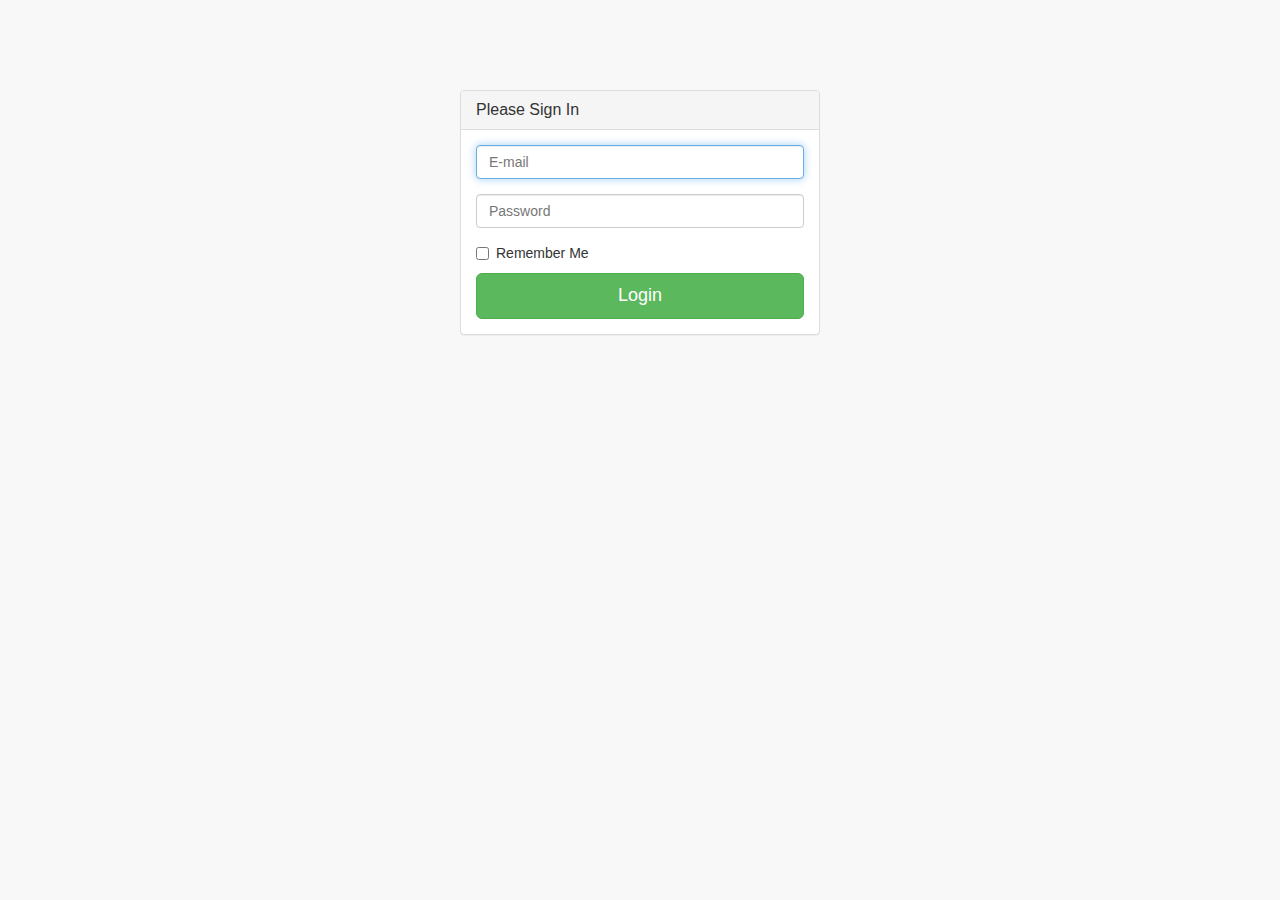
<file: labaix-domotic/src/main/resources/static/resources/login.html>
<!DOCTYPE html>
<html lang="en">

<head>

    <meta charset="utf-8">
    <meta http-equiv="X-UA-Compatible" content="IE=edge">
    <meta name="viewport" content="width=device-width, initial-scale=1">
    <meta name="description" content="">
    <meta name="author" content="">

    <title>SB Admin 2 - Bootstrap Admin Theme</title>

    <!-- Bootstrap Core CSS -->
    <link href="css/bootstrap.min.css" rel="stylesheet">

    <!-- MetisMenu CSS -->
    <link href="css/plugins/metisMenu/metisMenu.min.css" rel="stylesheet">

    <!-- Custom CSS -->
    <link href="css/sb-admin-2.css" rel="stylesheet">

    <!-- Custom Fonts -->
    <link href="font-awesome-4.1.0/css/font-awesome.min.css" rel="stylesheet" type="text/css">

    <!-- HTML5 Shim and Respond.js IE8 support of HTML5 elements and media queries -->
    <!-- WARNING: Respond.js doesn't work if you view the page via file:// -->
    <!--[if lt IE 9]>
        <script src="https://oss.maxcdn.com/libs/html5shiv/3.7.0/html5shiv.js"></script>
        <script src="https://oss.maxcdn.com/libs/respond.js/1.4.2/respond.min.js"></script>
    <![endif]-->

</head>

<body>

    <div class="container">
        <div class="row">
            <div class="col-md-4 col-md-offset-4">
                <div class="login-panel panel panel-default">
                    <div class="panel-heading">
                        <h3 class="panel-title">Please Sign In</h3>
                    </div>
                    <div class="panel-body">
                        <form role="form">
                            <fieldset>
                                <div class="form-group">
                                    <input class="form-control" placeholder="E-mail" name="email" type="email" autofocus>
                                </div>
                                <div class="form-group">
                                    <input class="form-control" placeholder="Password" name="password" type="password" value="">
                                </div>
                                <div class="checkbox">
                                    <label>
                                        <input name="remember" type="checkbox" value="Remember Me">Remember Me
                                    </label>
                                </div>
                                <!-- Change this to a button or input when using this as a form -->
                                <a href="index.html" class="btn btn-lg btn-success btn-block">Login</a>
                            </fieldset>
                        </form>
                    </div>
                </div>
            </div>
        </div>
    </div>

    <!-- jQuery Version 1.11.0 -->
    <script src="js/jquery-1.11.0.js"></script>

    <!-- Bootstrap Core JavaScript -->
    <script src="js/bootstrap.min.js"></script>

    <!-- Metis Menu Plugin JavaScript -->
    <script src="js/plugins/metisMenu/metisMenu.min.js"></script>

    <!-- Custom Theme JavaScript -->
    <script src="js/sb-admin-2.js"></script>

</body>

</html>
</file>
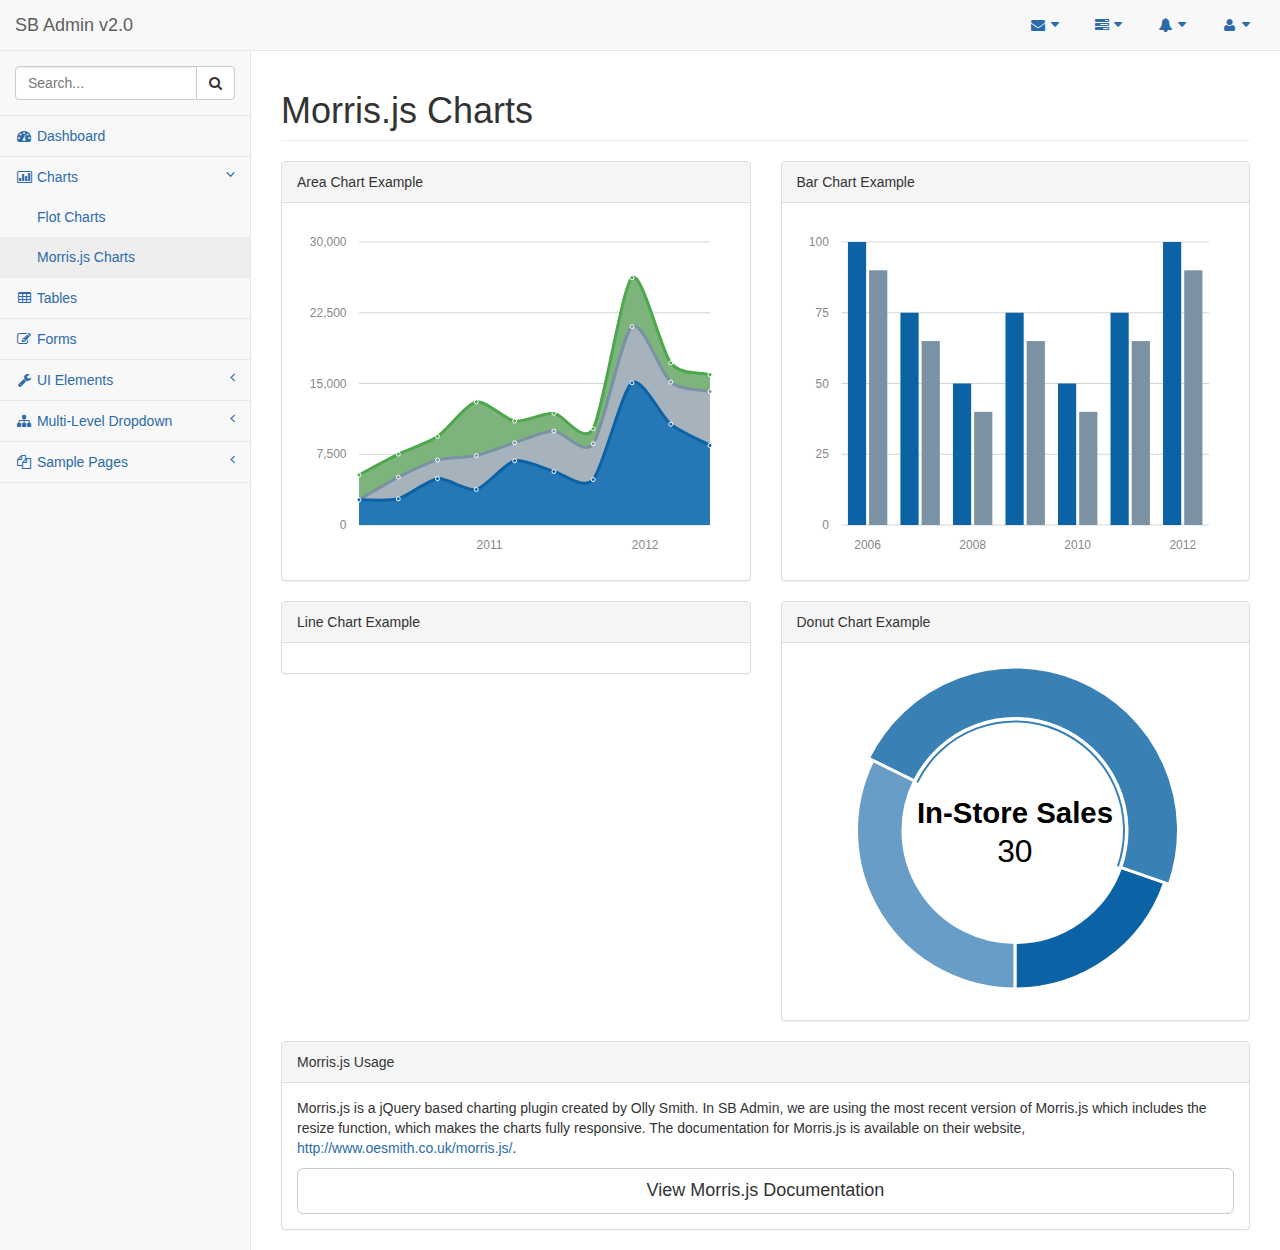
<file: labaix-domotic/src/main/resources/static/resources/morris.html>
<!DOCTYPE html>
<html lang="en">

<head>

    <meta charset="utf-8">
    <meta http-equiv="X-UA-Compatible" content="IE=edge">
    <meta name="viewport" content="width=device-width, initial-scale=1">
    <meta name="description" content="">
    <meta name="author" content="">

    <title>SB Admin 2 - Bootstrap Admin Theme</title>

    <!-- Bootstrap Core CSS -->
    <link href="css/bootstrap.min.css" rel="stylesheet">

    <!-- MetisMenu CSS -->
    <link href="css/plugins/metisMenu/metisMenu.min.css" rel="stylesheet">

    <!-- Custom CSS -->
    <link href="css/sb-admin-2.css" rel="stylesheet">

    <!-- Morris Charts CSS -->
    <link href="css/plugins/morris.css" rel="stylesheet">

    <!-- Custom Fonts -->
    <link href="font-awesome-4.1.0/css/font-awesome.min.css" rel="stylesheet" type="text/css">

    <!-- HTML5 Shim and Respond.js IE8 support of HTML5 elements and media queries -->
    <!-- WARNING: Respond.js doesn't work if you view the page via file:// -->
    <!--[if lt IE 9]>
        <script src="https://oss.maxcdn.com/libs/html5shiv/3.7.0/html5shiv.js"></script>
        <script src="https://oss.maxcdn.com/libs/respond.js/1.4.2/respond.min.js"></script>
    <![endif]-->

</head>

<body>

    <div id="wrapper">

        <!-- Navigation -->
        <nav class="navbar navbar-default navbar-static-top" role="navigation" style="margin-bottom: 0">
            <div class="navbar-header">
                <button type="button" class="navbar-toggle" data-toggle="collapse" data-target=".navbar-collapse">
                    <span class="sr-only">Toggle navigation</span>
                    <span class="icon-bar"></span>
                    <span class="icon-bar"></span>
                    <span class="icon-bar"></span>
                </button>
                <a class="navbar-brand" href="index.html">SB Admin v2.0</a>
            </div>
            <!-- /.navbar-header -->

            <ul class="nav navbar-top-links navbar-right">
                <li class="dropdown">
                    <a class="dropdown-toggle" data-toggle="dropdown" href="#">
                        <i class="fa fa-envelope fa-fw"></i>  <i class="fa fa-caret-down"></i>
                    </a>
                    <ul class="dropdown-menu dropdown-messages">
                        <li>
                            <a href="#">
                                <div>
                                    <strong>John Smith</strong>
                                    <span class="pull-right text-muted">
                                        <em>Yesterday</em>
                                    </span>
                                </div>
                                <div>Lorem ipsum dolor sit amet, consectetur adipiscing elit. Pellentesque eleifend...</div>
                            </a>
                        </li>
                        <li class="divider"></li>
                        <li>
                            <a href="#">
                                <div>
                                    <strong>John Smith</strong>
                                    <span class="pull-right text-muted">
                                        <em>Yesterday</em>
                                    </span>
                                </div>
                                <div>Lorem ipsum dolor sit amet, consectetur adipiscing elit. Pellentesque eleifend...</div>
                            </a>
                        </li>
                        <li class="divider"></li>
                        <li>
                            <a href="#">
                                <div>
                                    <strong>John Smith</strong>
                                    <span class="pull-right text-muted">
                                        <em>Yesterday</em>
                                    </span>
                                </div>
                                <div>Lorem ipsum dolor sit amet, consectetur adipiscing elit. Pellentesque eleifend...</div>
                            </a>
                        </li>
                        <li class="divider"></li>
                        <li>
                            <a class="text-center" href="#">
                                <strong>Read All Messages</strong>
                                <i class="fa fa-angle-right"></i>
                            </a>
                        </li>
                    </ul>
                    <!-- /.dropdown-messages -->
                </li>
                <!-- /.dropdown -->
                <li class="dropdown">
                    <a class="dropdown-toggle" data-toggle="dropdown" href="#">
                        <i class="fa fa-tasks fa-fw"></i>  <i class="fa fa-caret-down"></i>
                    </a>
                    <ul class="dropdown-menu dropdown-tasks">
                        <li>
                            <a href="#">
                                <div>
                                    <p>
                                        <strong>Task 1</strong>
                                        <span class="pull-right text-muted">40% Complete</span>
                                    </p>
                                    <div class="progress progress-striped active">
                                        <div class="progress-bar progress-bar-success" role="progressbar" aria-valuenow="40" aria-valuemin="0" aria-valuemax="100" style="width: 40%">
                                            <span class="sr-only">40% Complete (success)</span>
                                        </div>
                                    </div>
                                </div>
                            </a>
                        </li>
                        <li class="divider"></li>
                        <li>
                            <a href="#">
                                <div>
                                    <p>
                                        <strong>Task 2</strong>
                                        <span class="pull-right text-muted">20% Complete</span>
                                    </p>
                                    <div class="progress progress-striped active">
                                        <div class="progress-bar progress-bar-info" role="progressbar" aria-valuenow="20" aria-valuemin="0" aria-valuemax="100" style="width: 20%">
                                            <span class="sr-only">20% Complete</span>
                                        </div>
                                    </div>
                                </div>
                            </a>
                        </li>
                        <li class="divider"></li>
                        <li>
                            <a href="#">
                                <div>
                                    <p>
                                        <strong>Task 3</strong>
                                        <span class="pull-right text-muted">60% Complete</span>
                                    </p>
                                    <div class="progress progress-striped active">
                                        <div class="progress-bar progress-bar-warning" role="progressbar" aria-valuenow="60" aria-valuemin="0" aria-valuemax="100" style="width: 60%">
                                            <span class="sr-only">60% Complete (warning)</span>
                                        </div>
                                    </div>
                                </div>
                            </a>
                        </li>
                        <li class="divider"></li>
                        <li>
                            <a href="#">
                                <div>
                                    <p>
                                        <strong>Task 4</strong>
                                        <span class="pull-right text-muted">80% Complete</span>
                                    </p>
                                    <div class="progress progress-striped active">
                                        <div class="progress-bar progress-bar-danger" role="progressbar" aria-valuenow="80" aria-valuemin="0" aria-valuemax="100" style="width: 80%">
                                            <span class="sr-only">80% Complete (danger)</span>
                                        </div>
                                    </div>
                                </div>
                            </a>
                        </li>
                        <li class="divider"></li>
                        <li>
                            <a class="text-center" href="#">
                                <strong>See All Tasks</strong>
                                <i class="fa fa-angle-right"></i>
                            </a>
                        </li>
                    </ul>
                    <!-- /.dropdown-tasks -->
                </li>
                <!-- /.dropdown -->
                <li class="dropdown">
                    <a class="dropdown-toggle" data-toggle="dropdown" href="#">
                        <i class="fa fa-bell fa-fw"></i>  <i class="fa fa-caret-down"></i>
                    </a>
                    <ul class="dropdown-menu dropdown-alerts">
                        <li>
                            <a href="#">
                                <div>
                                    <i class="fa fa-comment fa-fw"></i> New Comment
                                    <span class="pull-right text-muted small">4 minutes ago</span>
                                </div>
                            </a>
                        </li>
                        <li class="divider"></li>
                        <li>
                            <a href="#">
                                <div>
                                    <i class="fa fa-twitter fa-fw"></i> 3 New Followers
                                    <span class="pull-right text-muted small">12 minutes ago</span>
                                </div>
                            </a>
                        </li>
                        <li class="divider"></li>
                        <li>
                            <a href="#">
                                <div>
                                    <i class="fa fa-envelope fa-fw"></i> Message Sent
                                    <span class="pull-right text-muted small">4 minutes ago</span>
                                </div>
                            </a>
                        </li>
                        <li class="divider"></li>
                        <li>
                            <a href="#">
                                <div>
                                    <i class="fa fa-tasks fa-fw"></i> New Task
                                    <span class="pull-right text-muted small">4 minutes ago</span>
                                </div>
                            </a>
                        </li>
                        <li class="divider"></li>
                        <li>
                            <a href="#">
                                <div>
                                    <i class="fa fa-upload fa-fw"></i> Server Rebooted
                                    <span class="pull-right text-muted small">4 minutes ago</span>
                                </div>
                            </a>
                        </li>
                        <li class="divider"></li>
                        <li>
                            <a class="text-center" href="#">
                                <strong>See All Alerts</strong>
                                <i class="fa fa-angle-right"></i>
                            </a>
                        </li>
                    </ul>
                    <!-- /.dropdown-alerts -->
                </li>
                <!-- /.dropdown -->
                <li class="dropdown">
                    <a class="dropdown-toggle" data-toggle="dropdown" href="#">
                        <i class="fa fa-user fa-fw"></i>  <i class="fa fa-caret-down"></i>
                    </a>
                    <ul class="dropdown-menu dropdown-user">
                        <li><a href="#"><i class="fa fa-user fa-fw"></i> User Profile</a>
                        </li>
                        <li><a href="#"><i class="fa fa-gear fa-fw"></i> Settings</a>
                        </li>
                        <li class="divider"></li>
                        <li><a href="login.html"><i class="fa fa-sign-out fa-fw"></i> Logout</a>
                        </li>
                    </ul>
                    <!-- /.dropdown-user -->
                </li>
                <!-- /.dropdown -->
            </ul>
            <!-- /.navbar-top-links -->

            <div class="navbar-default sidebar" role="navigation">
                <div class="sidebar-nav navbar-collapse">
                    <ul class="nav" id="side-menu">
                        <li class="sidebar-search">
                            <div class="input-group custom-search-form">
                                <input type="text" class="form-control" placeholder="Search...">
                                <span class="input-group-btn">
                                <button class="btn btn-default" type="button">
                                    <i class="fa fa-search"></i>
                                </button>
                            </span>
                            </div>
                            <!-- /input-group -->
                        </li>
                        <li>
                            <a href="index.html"><i class="fa fa-dashboard fa-fw"></i> Dashboard</a>
                        </li>
                        <li class="active">
                            <a href="#"><i class="fa fa-bar-chart-o fa-fw"></i> Charts<span class="fa arrow"></span></a>
                            <ul class="nav nav-second-level">
                                <li>
                                    <a href="flot.html">Flot Charts</a>
                                </li>
                                <li>
                                    <a class="active" href="morris.html">Morris.js Charts</a>
                                </li>
                            </ul>
                            <!-- /.nav-second-level -->
                        </li>
                        <li>
                            <a href="tables.html"><i class="fa fa-table fa-fw"></i> Tables</a>
                        </li>
                        <li>
                            <a href="forms.html"><i class="fa fa-edit fa-fw"></i> Forms</a>
                        </li>
                        <li>
                            <a href="#"><i class="fa fa-wrench fa-fw"></i> UI Elements<span class="fa arrow"></span></a>
                            <ul class="nav nav-second-level">
                                <li>
                                    <a href="panels-wells.html">Panels and Wells</a>
                                </li>
                                <li>
                                    <a href="buttons.html">Buttons</a>
                                </li>
                                <li>
                                    <a href="notifications.html">Notifications</a>
                                </li>
                                <li>
                                    <a href="typography.html">Typography</a>
                                </li>
                                <li>
                                    <a href="grid.html">Grid</a>
                                </li>
                            </ul>
                            <!-- /.nav-second-level -->
                        </li>
                        <li>
                            <a href="#"><i class="fa fa-sitemap fa-fw"></i> Multi-Level Dropdown<span class="fa arrow"></span></a>
                            <ul class="nav nav-second-level">
                                <li>
                                    <a href="#">Second Level Item</a>
                                </li>
                                <li>
                                    <a href="#">Second Level Item</a>
                                </li>
                                <li>
                                    <a href="#">Third Level <span class="fa arrow"></span></a>
                                    <ul class="nav nav-third-level">
                                        <li>
                                            <a href="#">Third Level Item</a>
                                        </li>
                                        <li>
                                            <a href="#">Third Level Item</a>
                                        </li>
                                        <li>
                                            <a href="#">Third Level Item</a>
                                        </li>
                                        <li>
                                            <a href="#">Third Level Item</a>
                                        </li>
                                    </ul>
                                    <!-- /.nav-third-level -->
                                </li>
                            </ul>
                            <!-- /.nav-second-level -->
                        </li>
                        <li>
                            <a href="#"><i class="fa fa-files-o fa-fw"></i> Sample Pages<span class="fa arrow"></span></a>
                            <ul class="nav nav-second-level">
                                <li>
                                    <a href="blank.html">Blank Page</a>
                                </li>
                                <li>
                                    <a href="login.html">Login Page</a>
                                </li>
                            </ul>
                            <!-- /.nav-second-level -->
                        </li>
                    </ul>
                </div>
                <!-- /.sidebar-collapse -->
            </div>
            <!-- /.navbar-static-side -->
        </nav>

        <div id="page-wrapper">
            <div class="row">
                <div class="col-lg-12">
                    <h1 class="page-header">Morris.js Charts</h1>
                </div>
                <!-- /.col-lg-12 -->
            </div>
            <!-- /.row -->
            <div class="row">
                <div class="col-lg-6">
                    <div class="panel panel-default">
                        <div class="panel-heading">
                            Area Chart Example
                        </div>
                        <!-- /.panel-heading -->
                        <div class="panel-body">
                            <div id="morris-area-chart"></div>
                        </div>
                        <!-- /.panel-body -->
                    </div>
                    <!-- /.panel -->
                </div>
                <!-- /.col-lg-6 -->
                <div class="col-lg-6">
                    <div class="panel panel-default">
                        <div class="panel-heading">
                            Bar Chart Example
                        </div>
                        <!-- /.panel-heading -->
                        <div class="panel-body">
                            <div id="morris-bar-chart"></div>
                        </div>
                        <!-- /.panel-body -->
                    </div>
                    <!-- /.panel -->
                </div>
                <!-- /.col-lg-6 -->
                <div class="col-lg-6">
                    <div class="panel panel-default">
                        <div class="panel-heading">
                            Line Chart Example
                        </div>
                        <!-- /.panel-heading -->
                        <div class="panel-body">
                            <div id="morris-line-chart"></div>
                        </div>
                        <!-- /.panel-body -->
                    </div>
                    <!-- /.panel -->
                </div>
                <!-- /.col-lg-6 -->
                <div class="col-lg-6">
                    <div class="panel panel-default">
                        <div class="panel-heading">
                            Donut Chart Example
                        </div>
                        <!-- /.panel-heading -->
                        <div class="panel-body">
                            <div id="morris-donut-chart"></div>
                        </div>
                        <!-- /.panel-body -->
                    </div>
                    <!-- /.panel -->
                </div>
                <!-- /.col-lg-6 -->
                <div class="col-lg-12">
                    <div class="panel panel-default">
                        <div class="panel-heading">
                            Morris.js Usage
                        </div>
                        <!-- /.panel-heading -->
                        <div class="panel-body">
                            <p>Morris.js is a jQuery based charting plugin created by Olly Smith. In SB Admin, we are using the most recent version of Morris.js which includes the resize function, which makes the charts fully responsive. The documentation for Morris.js is available on their website, <a target="_blank" href="http://www.oesmith.co.uk/morris.js/">http://www.oesmith.co.uk/morris.js/</a>.</p>
                            <a target="_blank" class="btn btn-default btn-lg btn-block" href="http://www.oesmith.co.uk/morris.js/">View Morris.js Documentation</a>
                        </div>
                        <!-- /.panel-body -->
                    </div>
                    <!-- /.panel -->
                </div>
                <!-- /.col-lg-6 -->
            </div>
            <!-- /.row -->
        </div>
        <!-- /#page-wrapper -->

    </div>
    <!-- /#wrapper -->

    <!-- jQuery Version 1.11.0 -->
    <script src="js/jquery-1.11.0.js"></script>

    <!-- Bootstrap Core JavaScript -->
    <script src="js/bootstrap.min.js"></script>

    <!-- Metis Menu Plugin JavaScript -->
    <script src="js/plugins/metisMenu/metisMenu.min.js"></script>

    <!-- Morris Charts JavaScript -->
    <script src="js/plugins/morris/raphael.min.js"></script>
    <script src="js/plugins/morris/morris.min.js"></script>
    <script src="js/plugins/morris/morris-data.js"></script>

    <!-- Custom Theme JavaScript -->
    <script src="js/sb-admin-2.js"></script>

</body>

</html>
</file>
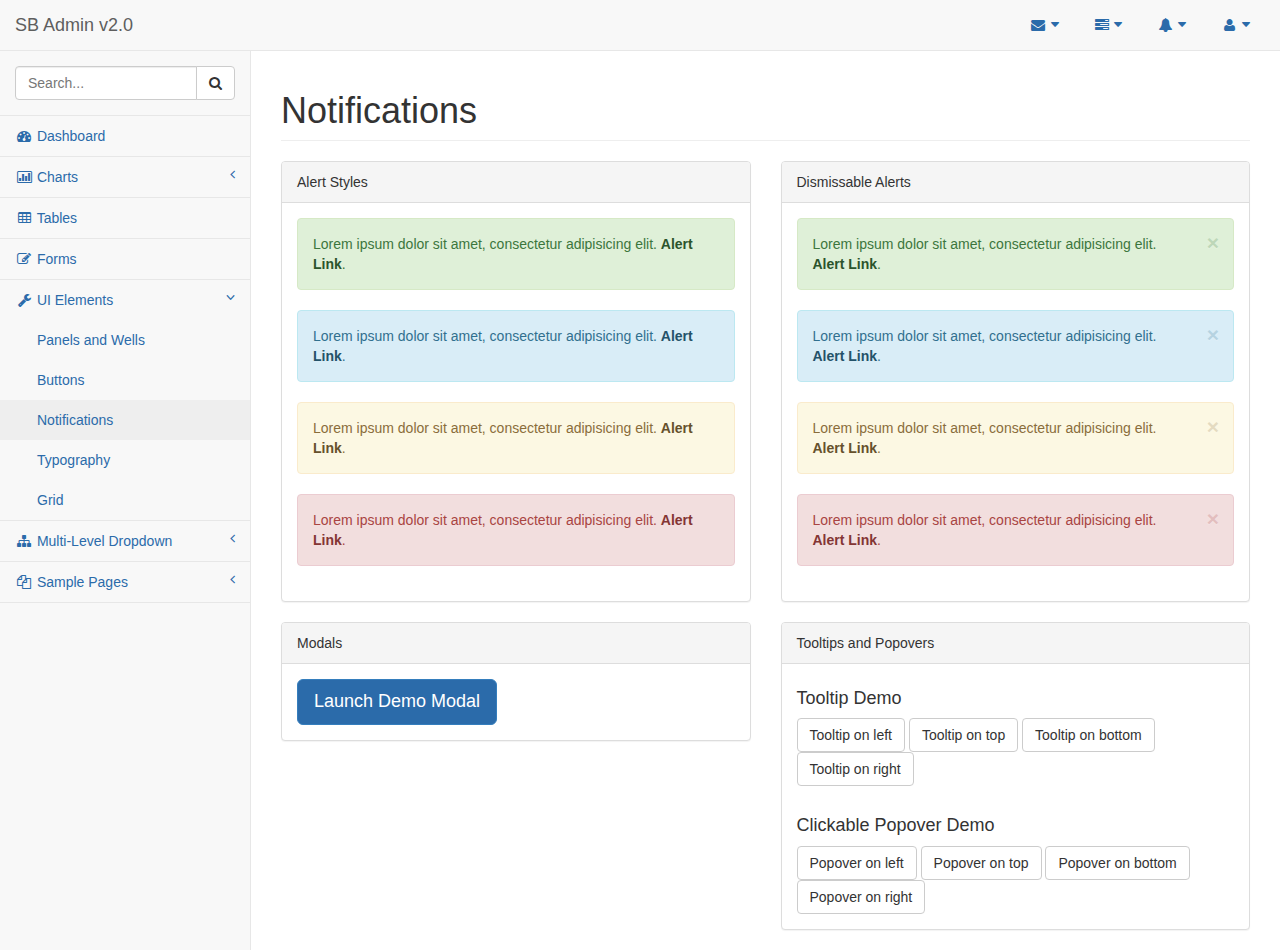
<file: labaix-domotic/src/main/resources/static/resources/notifications.html>
<!DOCTYPE html>
<html lang="en">

<head>

    <meta charset="utf-8">
    <meta http-equiv="X-UA-Compatible" content="IE=edge">
    <meta name="viewport" content="width=device-width, initial-scale=1">
    <meta name="description" content="">
    <meta name="author" content="">

    <title>SB Admin 2 - Bootstrap Admin Theme</title>

    <!-- Bootstrap Core CSS -->
    <link href="css/bootstrap.min.css" rel="stylesheet">

    <!-- MetisMenu CSS -->
    <link href="css/plugins/metisMenu/metisMenu.min.css" rel="stylesheet">

    <!-- Custom CSS -->
    <link href="css/sb-admin-2.css" rel="stylesheet">

    <!-- Custom Fonts -->
    <link href="font-awesome-4.1.0/css/font-awesome.min.css" rel="stylesheet" type="text/css">

    <!-- HTML5 Shim and Respond.js IE8 support of HTML5 elements and media queries -->
    <!-- WARNING: Respond.js doesn't work if you view the page via file:// -->
    <!--[if lt IE 9]>
        <script src="https://oss.maxcdn.com/libs/html5shiv/3.7.0/html5shiv.js"></script>
        <script src="https://oss.maxcdn.com/libs/respond.js/1.4.2/respond.min.js"></script>
    <![endif]-->

</head>

<body>

    <div id="wrapper">

        <!-- Navigation -->
        <nav class="navbar navbar-default navbar-static-top" role="navigation" style="margin-bottom: 0">
            <div class="navbar-header">
                <button type="button" class="navbar-toggle" data-toggle="collapse" data-target=".navbar-collapse">
                    <span class="sr-only">Toggle navigation</span>
                    <span class="icon-bar"></span>
                    <span class="icon-bar"></span>
                    <span class="icon-bar"></span>
                </button>
                <a class="navbar-brand" href="index.html">SB Admin v2.0</a>
            </div>
            <!-- /.navbar-header -->

            <ul class="nav navbar-top-links navbar-right">
                <li class="dropdown">
                    <a class="dropdown-toggle" data-toggle="dropdown" href="#">
                        <i class="fa fa-envelope fa-fw"></i>  <i class="fa fa-caret-down"></i>
                    </a>
                    <ul class="dropdown-menu dropdown-messages">
                        <li>
                            <a href="#">
                                <div>
                                    <strong>John Smith</strong>
                                    <span class="pull-right text-muted">
                                        <em>Yesterday</em>
                                    </span>
                                </div>
                                <div>Lorem ipsum dolor sit amet, consectetur adipiscing elit. Pellentesque eleifend...</div>
                            </a>
                        </li>
                        <li class="divider"></li>
                        <li>
                            <a href="#">
                                <div>
                                    <strong>John Smith</strong>
                                    <span class="pull-right text-muted">
                                        <em>Yesterday</em>
                                    </span>
                                </div>
                                <div>Lorem ipsum dolor sit amet, consectetur adipiscing elit. Pellentesque eleifend...</div>
                            </a>
                        </li>
                        <li class="divider"></li>
                        <li>
                            <a href="#">
                                <div>
                                    <strong>John Smith</strong>
                                    <span class="pull-right text-muted">
                                        <em>Yesterday</em>
                                    </span>
                                </div>
                                <div>Lorem ipsum dolor sit amet, consectetur adipiscing elit. Pellentesque eleifend...</div>
                            </a>
                        </li>
                        <li class="divider"></li>
                        <li>
                            <a class="text-center" href="#">
                                <strong>Read All Messages</strong>
                                <i class="fa fa-angle-right"></i>
                            </a>
                        </li>
                    </ul>
                    <!-- /.dropdown-messages -->
                </li>
                <!-- /.dropdown -->
                <li class="dropdown">
                    <a class="dropdown-toggle" data-toggle="dropdown" href="#">
                        <i class="fa fa-tasks fa-fw"></i>  <i class="fa fa-caret-down"></i>
                    </a>
                    <ul class="dropdown-menu dropdown-tasks">
                        <li>
                            <a href="#">
                                <div>
                                    <p>
                                        <strong>Task 1</strong>
                                        <span class="pull-right text-muted">40% Complete</span>
                                    </p>
                                    <div class="progress progress-striped active">
                                        <div class="progress-bar progress-bar-success" role="progressbar" aria-valuenow="40" aria-valuemin="0" aria-valuemax="100" style="width: 40%">
                                            <span class="sr-only">40% Complete (success)</span>
                                        </div>
                                    </div>
                                </div>
                            </a>
                        </li>
                        <li class="divider"></li>
                        <li>
                            <a href="#">
                                <div>
                                    <p>
                                        <strong>Task 2</strong>
                                        <span class="pull-right text-muted">20% Complete</span>
                                    </p>
                                    <div class="progress progress-striped active">
                                        <div class="progress-bar progress-bar-info" role="progressbar" aria-valuenow="20" aria-valuemin="0" aria-valuemax="100" style="width: 20%">
                                            <span class="sr-only">20% Complete</span>
                                        </div>
                                    </div>
                                </div>
                            </a>
                        </li>
                        <li class="divider"></li>
                        <li>
                            <a href="#">
                                <div>
                                    <p>
                                        <strong>Task 3</strong>
                                        <span class="pull-right text-muted">60% Complete</span>
                                    </p>
                                    <div class="progress progress-striped active">
                                        <div class="progress-bar progress-bar-warning" role="progressbar" aria-valuenow="60" aria-valuemin="0" aria-valuemax="100" style="width: 60%">
                                            <span class="sr-only">60% Complete (warning)</span>
                                        </div>
                                    </div>
                                </div>
                            </a>
                        </li>
                        <li class="divider"></li>
                        <li>
                            <a href="#">
                                <div>
                                    <p>
                                        <strong>Task 4</strong>
                                        <span class="pull-right text-muted">80% Complete</span>
                                    </p>
                                    <div class="progress progress-striped active">
                                        <div class="progress-bar progress-bar-danger" role="progressbar" aria-valuenow="80" aria-valuemin="0" aria-valuemax="100" style="width: 80%">
                                            <span class="sr-only">80% Complete (danger)</span>
                                        </div>
                                    </div>
                                </div>
                            </a>
                        </li>
                        <li class="divider"></li>
                        <li>
                            <a class="text-center" href="#">
                                <strong>See All Tasks</strong>
                                <i class="fa fa-angle-right"></i>
                            </a>
                        </li>
                    </ul>
                    <!-- /.dropdown-tasks -->
                </li>
                <!-- /.dropdown -->
                <li class="dropdown">
                    <a class="dropdown-toggle" data-toggle="dropdown" href="#">
                        <i class="fa fa-bell fa-fw"></i>  <i class="fa fa-caret-down"></i>
                    </a>
                    <ul class="dropdown-menu dropdown-alerts">
                        <li>
                            <a href="#">
                                <div>
                                    <i class="fa fa-comment fa-fw"></i> New Comment
                                    <span class="pull-right text-muted small">4 minutes ago</span>
                                </div>
                            </a>
                        </li>
                        <li class="divider"></li>
                        <li>
                            <a href="#">
                                <div>
                                    <i class="fa fa-twitter fa-fw"></i> 3 New Followers
                                    <span class="pull-right text-muted small">12 minutes ago</span>
                                </div>
                            </a>
                        </li>
                        <li class="divider"></li>
                        <li>
                            <a href="#">
                                <div>
                                    <i class="fa fa-envelope fa-fw"></i> Message Sent
                                    <span class="pull-right text-muted small">4 minutes ago</span>
                                </div>
                            </a>
                        </li>
                        <li class="divider"></li>
                        <li>
                            <a href="#">
                                <div>
                                    <i class="fa fa-tasks fa-fw"></i> New Task
                                    <span class="pull-right text-muted small">4 minutes ago</span>
                                </div>
                            </a>
                        </li>
                        <li class="divider"></li>
                        <li>
                            <a href="#">
                                <div>
                                    <i class="fa fa-upload fa-fw"></i> Server Rebooted
                                    <span class="pull-right text-muted small">4 minutes ago</span>
                                </div>
                            </a>
                        </li>
                        <li class="divider"></li>
                        <li>
                            <a class="text-center" href="#">
                                <strong>See All Alerts</strong>
                                <i class="fa fa-angle-right"></i>
                            </a>
                        </li>
                    </ul>
                    <!-- /.dropdown-alerts -->
                </li>
                <!-- /.dropdown -->
                <li class="dropdown">
                    <a class="dropdown-toggle" data-toggle="dropdown" href="#">
                        <i class="fa fa-user fa-fw"></i>  <i class="fa fa-caret-down"></i>
                    </a>
                    <ul class="dropdown-menu dropdown-user">
                        <li><a href="#"><i class="fa fa-user fa-fw"></i> User Profile</a>
                        </li>
                        <li><a href="#"><i class="fa fa-gear fa-fw"></i> Settings</a>
                        </li>
                        <li class="divider"></li>
                        <li><a href="login.html"><i class="fa fa-sign-out fa-fw"></i> Logout</a>
                        </li>
                    </ul>
                    <!-- /.dropdown-user -->
                </li>
                <!-- /.dropdown -->
            </ul>
            <!-- /.navbar-top-links -->

            <div class="navbar-default sidebar" role="navigation">
                <div class="sidebar-nav navbar-collapse">
                    <ul class="nav" id="side-menu">
                        <li class="sidebar-search">
                            <div class="input-group custom-search-form">
                                <input type="text" class="form-control" placeholder="Search...">
                                <span class="input-group-btn">
                                <button class="btn btn-default" type="button">
                                    <i class="fa fa-search"></i>
                                </button>
                            </span>
                            </div>
                            <!-- /input-group -->
                        </li>
                        <li>
                            <a href="index.html"><i class="fa fa-dashboard fa-fw"></i> Dashboard</a>
                        </li>
                        <li>
                            <a href="#"><i class="fa fa-bar-chart-o fa-fw"></i> Charts<span class="fa arrow"></span></a>
                            <ul class="nav nav-second-level">
                                <li>
                                    <a href="flot.html">Flot Charts</a>
                                </li>
                                <li>
                                    <a href="morris.html">Morris.js Charts</a>
                                </li>
                            </ul>
                            <!-- /.nav-second-level -->
                        </li>
                        <li>
                            <a href="tables.html"><i class="fa fa-table fa-fw"></i> Tables</a>
                        </li>
                        <li>
                            <a href="forms.html"><i class="fa fa-edit fa-fw"></i> Forms</a>
                        </li>
                        <li class="active">
                            <a href="#"><i class="fa fa-wrench fa-fw"></i> UI Elements<span class="fa arrow"></span></a>
                            <ul class="nav nav-second-level">
                                <li>
                                    <a href="panels-wells.html">Panels and Wells</a>
                                </li>
                                <li>
                                    <a href="buttons.html">Buttons</a>
                                </li>
                                <li>
                                    <a class="active" href="notifications.html">Notifications</a>
                                </li>
                                <li>
                                    <a href="typography.html">Typography</a>
                                </li>
                                <li>
                                    <a href="grid.html">Grid</a>
                                </li>
                            </ul>
                            <!-- /.nav-second-level -->
                        </li>
                        <li>
                            <a href="#"><i class="fa fa-sitemap fa-fw"></i> Multi-Level Dropdown<span class="fa arrow"></span></a>
                            <ul class="nav nav-second-level">
                                <li>
                                    <a href="#">Second Level Item</a>
                                </li>
                                <li>
                                    <a href="#">Second Level Item</a>
                                </li>
                                <li>
                                    <a href="#">Third Level <span class="fa arrow"></span></a>
                                    <ul class="nav nav-third-level">
                                        <li>
                                            <a href="#">Third Level Item</a>
                                        </li>
                                        <li>
                                            <a href="#">Third Level Item</a>
                                        </li>
                                        <li>
                                            <a href="#">Third Level Item</a>
                                        </li>
                                        <li>
                                            <a href="#">Third Level Item</a>
                                        </li>
                                    </ul>
                                    <!-- /.nav-third-level -->
                                </li>
                            </ul>
                            <!-- /.nav-second-level -->
                        </li>
                        <li>
                            <a href="#"><i class="fa fa-files-o fa-fw"></i> Sample Pages<span class="fa arrow"></span></a>
                            <ul class="nav nav-second-level">
                                <li>
                                    <a href="blank.html">Blank Page</a>
                                </li>
                                <li>
                                    <a href="login.html">Login Page</a>
                                </li>
                            </ul>
                            <!-- /.nav-second-level -->
                        </li>
                    </ul>
                </div>
                <!-- /.sidebar-collapse -->
            </div>
            <!-- /.navbar-static-side -->
        </nav>

        <div id="page-wrapper">
            <div class="row">
                <div class="col-lg-12">
                    <h1 class="page-header">Notifications</h1>
                </div>
                <!-- /.col-lg-12 -->
            </div>
            <!-- /.row -->
            <div class="row">
                <div class="col-lg-6">
                    <div class="panel panel-default">
                        <div class="panel-heading">
                            Alert Styles
                        </div>
                        <!-- /.panel-heading -->
                        <div class="panel-body">
                            <div class="alert alert-success">
                                Lorem ipsum dolor sit amet, consectetur adipisicing elit. <a href="#" class="alert-link">Alert Link</a>.
                            </div>
                            <div class="alert alert-info">
                                Lorem ipsum dolor sit amet, consectetur adipisicing elit. <a href="#" class="alert-link">Alert Link</a>.
                            </div>
                            <div class="alert alert-warning">
                                Lorem ipsum dolor sit amet, consectetur adipisicing elit. <a href="#" class="alert-link">Alert Link</a>.
                            </div>
                            <div class="alert alert-danger">
                                Lorem ipsum dolor sit amet, consectetur adipisicing elit. <a href="#" class="alert-link">Alert Link</a>.
                            </div>
                        </div>
                        <!-- .panel-body -->
                    </div>
                    <!-- /.panel -->
                </div>
                <!-- /.col-lg-6 -->
                <div class="col-lg-6">
                    <div class="panel panel-default">
                        <div class="panel-heading">
                            Dismissable Alerts
                        </div>
                        <!-- /.panel-heading -->
                        <div class="panel-body">
                            <div class="alert alert-success alert-dismissable">
                                <button type="button" class="close" data-dismiss="alert" aria-hidden="true">&times;</button>
                                Lorem ipsum dolor sit amet, consectetur adipisicing elit. <a href="#" class="alert-link">Alert Link</a>.
                            </div>
                            <div class="alert alert-info alert-dismissable">
                                <button type="button" class="close" data-dismiss="alert" aria-hidden="true">&times;</button>
                                Lorem ipsum dolor sit amet, consectetur adipisicing elit. <a href="#" class="alert-link">Alert Link</a>.
                            </div>
                            <div class="alert alert-warning alert-dismissable">
                                <button type="button" class="close" data-dismiss="alert" aria-hidden="true">&times;</button>
                                Lorem ipsum dolor sit amet, consectetur adipisicing elit. <a href="#" class="alert-link">Alert Link</a>.
                            </div>
                            <div class="alert alert-danger alert-dismissable">
                                <button type="button" class="close" data-dismiss="alert" aria-hidden="true">&times;</button>
                                Lorem ipsum dolor sit amet, consectetur adipisicing elit. <a href="#" class="alert-link">Alert Link</a>.
                            </div>
                        </div>
                        <!-- .panel-body -->
                    </div>
                    <!-- /.panel -->
                </div>
                <!-- /.col-lg-6 -->
            </div>
            <!-- /.row -->
            <div class="row">
                <div class="col-lg-6">
                    <div class="panel panel-default">
                        <div class="panel-heading">
                            Modals
                        </div>
                        <!-- /.panel-heading -->
                        <div class="panel-body">
                            <!-- Button trigger modal -->
                            <button class="btn btn-primary btn-lg" data-toggle="modal" data-target="#myModal">
                                Launch Demo Modal
                            </button>
                            <!-- Modal -->
                            <div class="modal fade" id="myModal" tabindex="-1" role="dialog" aria-labelledby="myModalLabel" aria-hidden="true">
                                <div class="modal-dialog">
                                    <div class="modal-content">
                                        <div class="modal-header">
                                            <button type="button" class="close" data-dismiss="modal" aria-hidden="true">&times;</button>
                                            <h4 class="modal-title" id="myModalLabel">Modal title</h4>
                                        </div>
                                        <div class="modal-body">
                                            Lorem ipsum dolor sit amet, consectetur adipisicing elit, sed do eiusmod tempor incididunt ut labore et dolore magna aliqua. Ut enim ad minim veniam, quis nostrud exercitation ullamco laboris nisi ut aliquip ex ea commodo consequat. Duis aute irure dolor in reprehenderit in voluptate velit esse cillum dolore eu fugiat nulla pariatur. Excepteur sint occaecat cupidatat non proident, sunt in culpa qui officia deserunt mollit anim id est laborum.
                                        </div>
                                        <div class="modal-footer">
                                            <button type="button" class="btn btn-default" data-dismiss="modal">Close</button>
                                            <button type="button" class="btn btn-primary">Save changes</button>
                                        </div>
                                    </div>
                                    <!-- /.modal-content -->
                                </div>
                                <!-- /.modal-dialog -->
                            </div>
                            <!-- /.modal -->
                        </div>
                        <!-- .panel-body -->
                    </div>
                    <!-- /.panel -->
                </div>
                <!-- /.col-lg-6 -->
                <div class="col-lg-6">
                    <div class="panel panel-default">
                        <div class="panel-heading">
                            Tooltips and Popovers
                        </div>
                        <!-- /.panel-heading -->
                        <div class="panel-body">
                            <h4>Tooltip Demo</h4>
                            <div class="tooltip-demo">
                                <button type="button" class="btn btn-default" data-toggle="tooltip" data-placement="left" title="Tooltip on left">Tooltip on left</button>
                                <button type="button" class="btn btn-default" data-toggle="tooltip" data-placement="top" title="Tooltip on top">Tooltip on top</button>
                                <button type="button" class="btn btn-default" data-toggle="tooltip" data-placement="bottom" title="Tooltip on bottom">Tooltip on bottom</button>
                                <button type="button" class="btn btn-default" data-toggle="tooltip" data-placement="right" title="Tooltip on right">Tooltip on right</button>
                            </div>
                            <br>
                            <h4>Clickable Popover Demo</h4>
                            <div class="tooltip-demo">
                                <button type="button" class="btn btn-default" data-container="body" data-toggle="popover" data-placement="left" data-content="Vivamus sagittis lacus vel augue laoreet rutrum faucibus.">
                                    Popover on left
                                </button>
                                <button type="button" class="btn btn-default" data-container="body" data-toggle="popover" data-placement="top" data-content="Vivamus sagittis lacus vel augue laoreet rutrum faucibus.">
                                    Popover on top
                                </button>
                                <button type="button" class="btn btn-default" data-container="body" data-toggle="popover" data-placement="bottom" data-content="Vivamus sagittis lacus vel augue laoreet rutrum faucibus.">
                                    Popover on bottom
                                </button>
                                <button type="button" class="btn btn-default" data-container="body" data-toggle="popover" data-placement="right" data-content="Vivamus sagittis lacus vel augue laoreet rutrum faucibus.">
                                    Popover on right
                                </button>
                            </div>
                        </div>
                        <!-- .panel-body -->
                    </div>
                    <!-- /.panel -->
                </div>
                <!-- /.col-lg-6 -->
            </div>
            <!-- /.row -->
        </div>
        <!-- /#page-wrapper -->

    </div>
    <!-- /#wrapper -->

    <!-- jQuery Version 1.11.0 -->
    <script src="js/jquery-1.11.0.js"></script>

    <!-- Bootstrap Core JavaScript -->
    <script src="js/bootstrap.min.js"></script>

    <!-- Metis Menu Plugin JavaScript -->
    <script src="js/plugins/metisMenu/metisMenu.min.js"></script>

    <!-- Custom Theme JavaScript -->
    <script src="js/sb-admin-2.js"></script>

    <!-- Page-Level Demo Scripts - Notifications - Use for reference -->
    <script>
    // tooltip demo
    $('.tooltip-demo').tooltip({
        selector: "[data-toggle=tooltip]",
        container: "body"
    })

    // popover demo
    $("[data-toggle=popover]")
        .popover()
    </script>

</body>

</html>
</file>
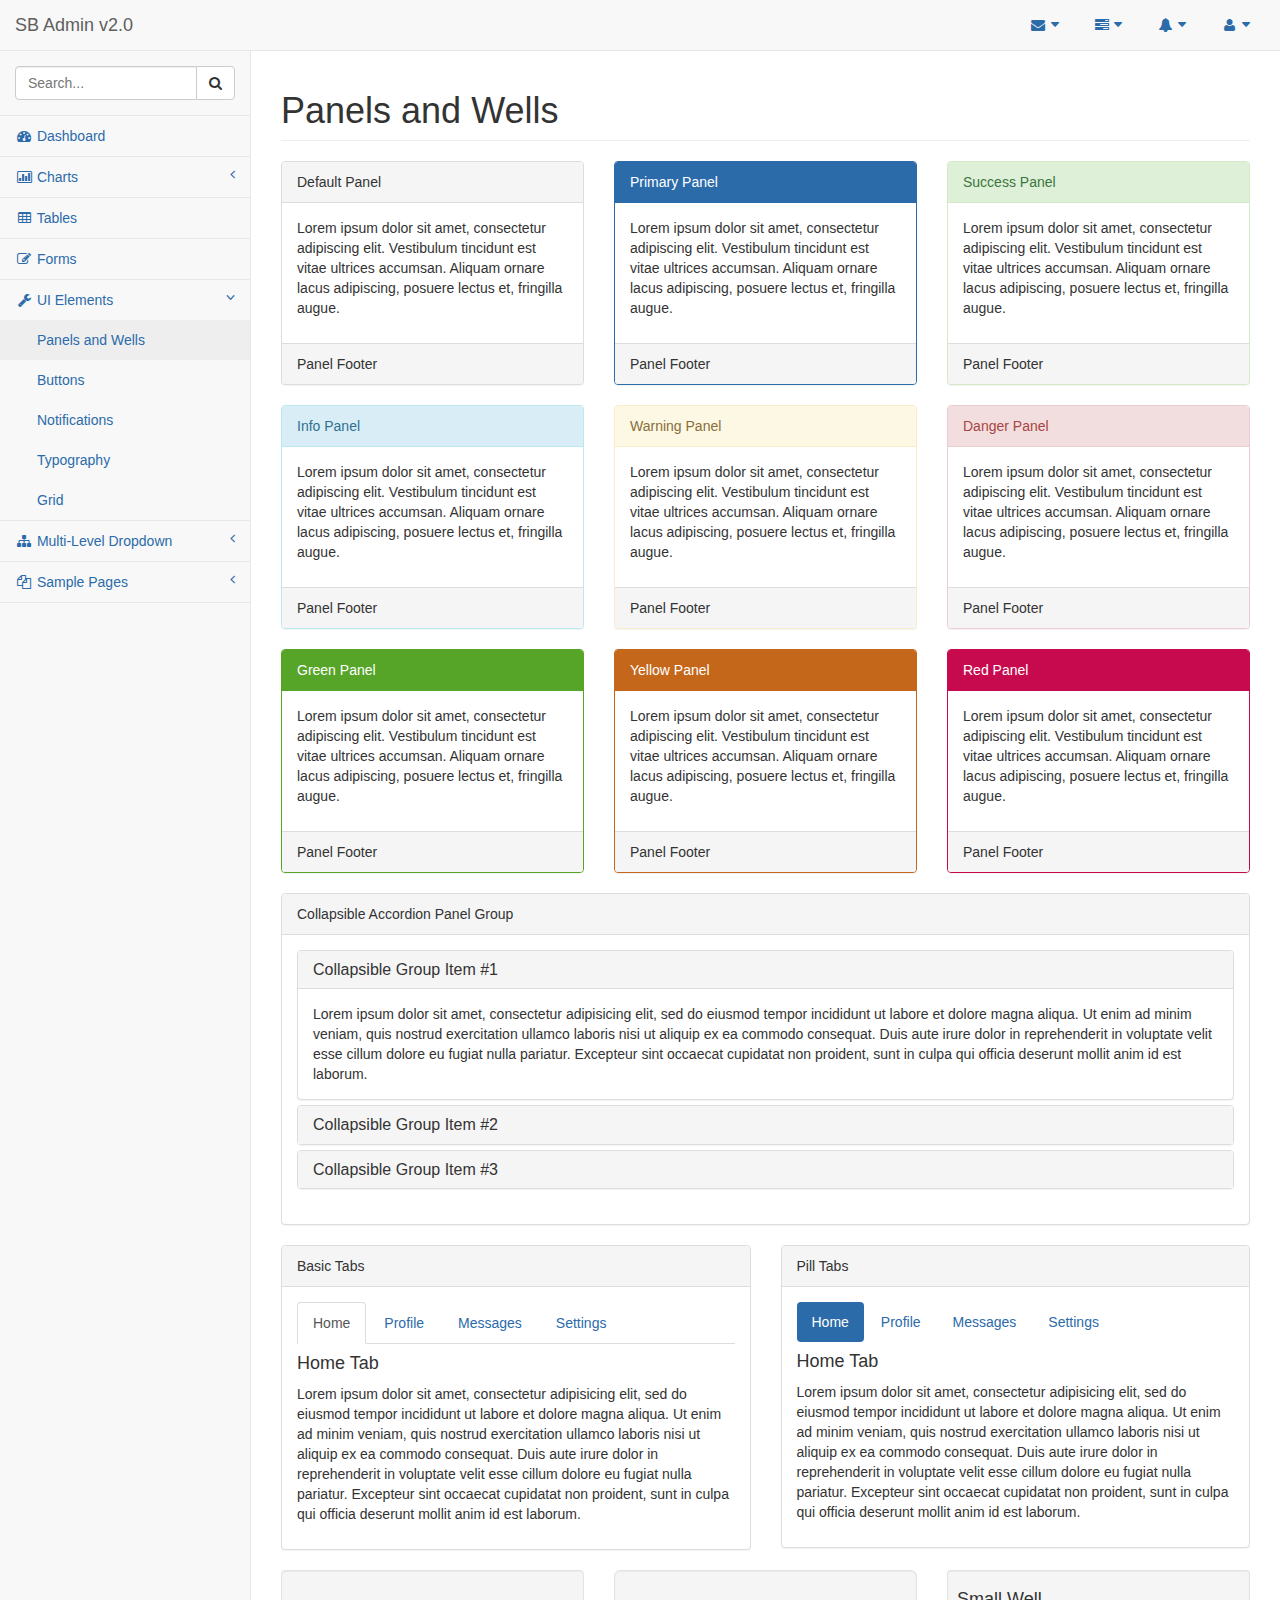
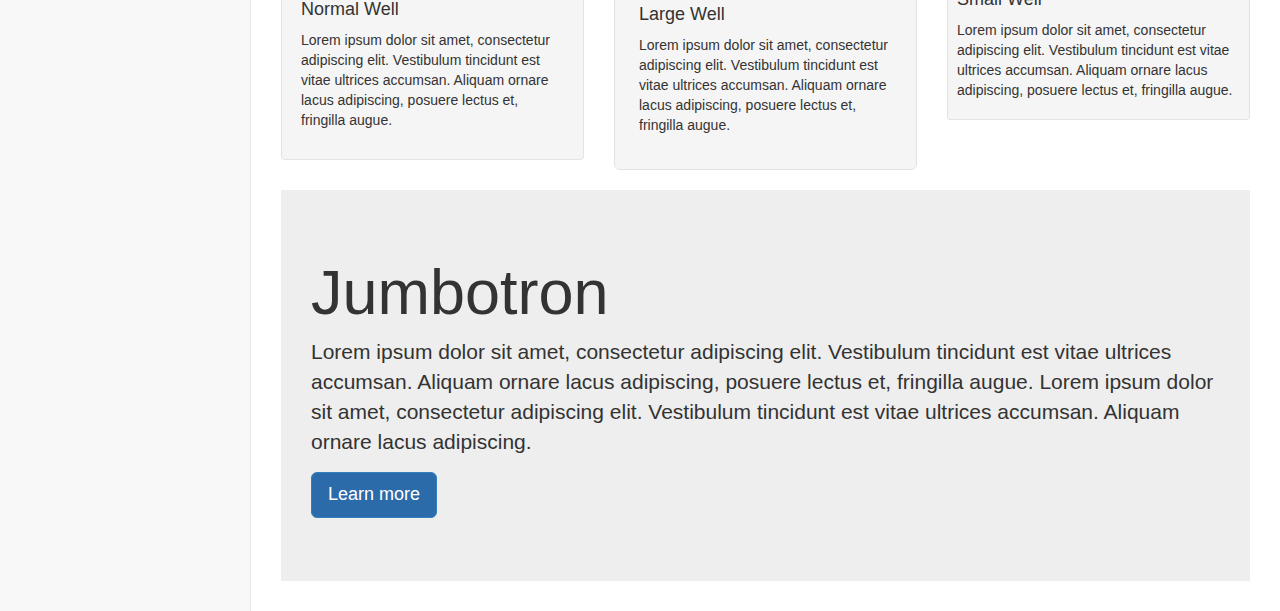
<file: labaix-domotic/src/main/resources/static/resources/panels-wells.html>
<!DOCTYPE html>
<html lang="en">

<head>

    <meta charset="utf-8">
    <meta http-equiv="X-UA-Compatible" content="IE=edge">
    <meta name="viewport" content="width=device-width, initial-scale=1">
    <meta name="description" content="">
    <meta name="author" content="">

    <title>SB Admin 2 - Bootstrap Admin Theme</title>

    <!-- Bootstrap Core CSS -->
    <link href="css/bootstrap.min.css" rel="stylesheet">

    <!-- MetisMenu CSS -->
    <link href="css/plugins/metisMenu/metisMenu.min.css" rel="stylesheet">

    <!-- Custom CSS -->
    <link href="css/sb-admin-2.css" rel="stylesheet">

    <!-- Custom Fonts -->
    <link href="font-awesome-4.1.0/css/font-awesome.min.css" rel="stylesheet" type="text/css">

    <!-- HTML5 Shim and Respond.js IE8 support of HTML5 elements and media queries -->
    <!-- WARNING: Respond.js doesn't work if you view the page via file:// -->
    <!--[if lt IE 9]>
        <script src="https://oss.maxcdn.com/libs/html5shiv/3.7.0/html5shiv.js"></script>
        <script src="https://oss.maxcdn.com/libs/respond.js/1.4.2/respond.min.js"></script>
    <![endif]-->

</head>

<body>

    <div id="wrapper">

        <!-- Navigation -->
        <nav class="navbar navbar-default navbar-static-top" role="navigation" style="margin-bottom: 0">
            <div class="navbar-header">
                <button type="button" class="navbar-toggle" data-toggle="collapse" data-target=".navbar-collapse">
                    <span class="sr-only">Toggle navigation</span>
                    <span class="icon-bar"></span>
                    <span class="icon-bar"></span>
                    <span class="icon-bar"></span>
                </button>
                <a class="navbar-brand" href="index.html">SB Admin v2.0</a>
            </div>
            <!-- /.navbar-header -->

            <ul class="nav navbar-top-links navbar-right">
                <li class="dropdown">
                    <a class="dropdown-toggle" data-toggle="dropdown" href="#">
                        <i class="fa fa-envelope fa-fw"></i>  <i class="fa fa-caret-down"></i>
                    </a>
                    <ul class="dropdown-menu dropdown-messages">
                        <li>
                            <a href="#">
                                <div>
                                    <strong>John Smith</strong>
                                    <span class="pull-right text-muted">
                                        <em>Yesterday</em>
                                    </span>
                                </div>
                                <div>Lorem ipsum dolor sit amet, consectetur adipiscing elit. Pellentesque eleifend...</div>
                            </a>
                        </li>
                        <li class="divider"></li>
                        <li>
                            <a href="#">
                                <div>
                                    <strong>John Smith</strong>
                                    <span class="pull-right text-muted">
                                        <em>Yesterday</em>
                                    </span>
                                </div>
                                <div>Lorem ipsum dolor sit amet, consectetur adipiscing elit. Pellentesque eleifend...</div>
                            </a>
                        </li>
                        <li class="divider"></li>
                        <li>
                            <a href="#">
                                <div>
                                    <strong>John Smith</strong>
                                    <span class="pull-right text-muted">
                                        <em>Yesterday</em>
                                    </span>
                                </div>
                                <div>Lorem ipsum dolor sit amet, consectetur adipiscing elit. Pellentesque eleifend...</div>
                            </a>
                        </li>
                        <li class="divider"></li>
                        <li>
                            <a class="text-center" href="#">
                                <strong>Read All Messages</strong>
                                <i class="fa fa-angle-right"></i>
                            </a>
                        </li>
                    </ul>
                    <!-- /.dropdown-messages -->
                </li>
                <!-- /.dropdown -->
                <li class="dropdown">
                    <a class="dropdown-toggle" data-toggle="dropdown" href="#">
                        <i class="fa fa-tasks fa-fw"></i>  <i class="fa fa-caret-down"></i>
                    </a>
                    <ul class="dropdown-menu dropdown-tasks">
                        <li>
                            <a href="#">
                                <div>
                                    <p>
                                        <strong>Task 1</strong>
                                        <span class="pull-right text-muted">40% Complete</span>
                                    </p>
                                    <div class="progress progress-striped active">
                                        <div class="progress-bar progress-bar-success" role="progressbar" aria-valuenow="40" aria-valuemin="0" aria-valuemax="100" style="width: 40%">
                                            <span class="sr-only">40% Complete (success)</span>
                                        </div>
                                    </div>
                                </div>
                            </a>
                        </li>
                        <li class="divider"></li>
                        <li>
                            <a href="#">
                                <div>
                                    <p>
                                        <strong>Task 2</strong>
                                        <span class="pull-right text-muted">20% Complete</span>
                                    </p>
                                    <div class="progress progress-striped active">
                                        <div class="progress-bar progress-bar-info" role="progressbar" aria-valuenow="20" aria-valuemin="0" aria-valuemax="100" style="width: 20%">
                                            <span class="sr-only">20% Complete</span>
                                        </div>
                                    </div>
                                </div>
                            </a>
                        </li>
                        <li class="divider"></li>
                        <li>
                            <a href="#">
                                <div>
                                    <p>
                                        <strong>Task 3</strong>
                                        <span class="pull-right text-muted">60% Complete</span>
                                    </p>
                                    <div class="progress progress-striped active">
                                        <div class="progress-bar progress-bar-warning" role="progressbar" aria-valuenow="60" aria-valuemin="0" aria-valuemax="100" style="width: 60%">
                                            <span class="sr-only">60% Complete (warning)</span>
                                        </div>
                                    </div>
                                </div>
                            </a>
                        </li>
                        <li class="divider"></li>
                        <li>
                            <a href="#">
                                <div>
                                    <p>
                                        <strong>Task 4</strong>
                                        <span class="pull-right text-muted">80% Complete</span>
                                    </p>
                                    <div class="progress progress-striped active">
                                        <div class="progress-bar progress-bar-danger" role="progressbar" aria-valuenow="80" aria-valuemin="0" aria-valuemax="100" style="width: 80%">
                                            <span class="sr-only">80% Complete (danger)</span>
                                        </div>
                                    </div>
                                </div>
                            </a>
                        </li>
                        <li class="divider"></li>
                        <li>
                            <a class="text-center" href="#">
                                <strong>See All Tasks</strong>
                                <i class="fa fa-angle-right"></i>
                            </a>
                        </li>
                    </ul>
                    <!-- /.dropdown-tasks -->
                </li>
                <!-- /.dropdown -->
                <li class="dropdown">
                    <a class="dropdown-toggle" data-toggle="dropdown" href="#">
                        <i class="fa fa-bell fa-fw"></i>  <i class="fa fa-caret-down"></i>
                    </a>
                    <ul class="dropdown-menu dropdown-alerts">
                        <li>
                            <a href="#">
                                <div>
                                    <i class="fa fa-comment fa-fw"></i> New Comment
                                    <span class="pull-right text-muted small">4 minutes ago</span>
                                </div>
                            </a>
                        </li>
                        <li class="divider"></li>
                        <li>
                            <a href="#">
                                <div>
                                    <i class="fa fa-twitter fa-fw"></i> 3 New Followers
                                    <span class="pull-right text-muted small">12 minutes ago</span>
                                </div>
                            </a>
                        </li>
                        <li class="divider"></li>
                        <li>
                            <a href="#">
                                <div>
                                    <i class="fa fa-envelope fa-fw"></i> Message Sent
                                    <span class="pull-right text-muted small">4 minutes ago</span>
                                </div>
                            </a>
                        </li>
                        <li class="divider"></li>
                        <li>
                            <a href="#">
                                <div>
                                    <i class="fa fa-tasks fa-fw"></i> New Task
                                    <span class="pull-right text-muted small">4 minutes ago</span>
                                </div>
                            </a>
                        </li>
                        <li class="divider"></li>
                        <li>
                            <a href="#">
                                <div>
                                    <i class="fa fa-upload fa-fw"></i> Server Rebooted
                                    <span class="pull-right text-muted small">4 minutes ago</span>
                                </div>
                            </a>
                        </li>
                        <li class="divider"></li>
                        <li>
                            <a class="text-center" href="#">
                                <strong>See All Alerts</strong>
                                <i class="fa fa-angle-right"></i>
                            </a>
                        </li>
                    </ul>
                    <!-- /.dropdown-alerts -->
                </li>
                <!-- /.dropdown -->
                <li class="dropdown">
                    <a class="dropdown-toggle" data-toggle="dropdown" href="#">
                        <i class="fa fa-user fa-fw"></i>  <i class="fa fa-caret-down"></i>
                    </a>
                    <ul class="dropdown-menu dropdown-user">
                        <li><a href="#"><i class="fa fa-user fa-fw"></i> User Profile</a>
                        </li>
                        <li><a href="#"><i class="fa fa-gear fa-fw"></i> Settings</a>
                        </li>
                        <li class="divider"></li>
                        <li><a href="login.html"><i class="fa fa-sign-out fa-fw"></i> Logout</a>
                        </li>
                    </ul>
                    <!-- /.dropdown-user -->
                </li>
                <!-- /.dropdown -->
            </ul>
            <!-- /.navbar-top-links -->

            <div class="navbar-default sidebar" role="navigation">
                <div class="sidebar-nav navbar-collapse">
                    <ul class="nav" id="side-menu">
                        <li class="sidebar-search">
                            <div class="input-group custom-search-form">
                                <input type="text" class="form-control" placeholder="Search...">
                                <span class="input-group-btn">
                                <button class="btn btn-default" type="button">
                                    <i class="fa fa-search"></i>
                                </button>
                            </span>
                            </div>
                            <!-- /input-group -->
                        </li>
                        <li>
                            <a href="index.html"><i class="fa fa-dashboard fa-fw"></i> Dashboard</a>
                        </li>
                        <li>
                            <a href="#"><i class="fa fa-bar-chart-o fa-fw"></i> Charts<span class="fa arrow"></span></a>
                            <ul class="nav nav-second-level">
                                <li>
                                    <a href="flot.html">Flot Charts</a>
                                </li>
                                <li>
                                    <a href="morris.html">Morris.js Charts</a>
                                </li>
                            </ul>
                            <!-- /.nav-second-level -->
                        </li>
                        <li>
                            <a href="tables.html"><i class="fa fa-table fa-fw"></i> Tables</a>
                        </li>
                        <li>
                            <a href="forms.html"><i class="fa fa-edit fa-fw"></i> Forms</a>
                        </li>
                        <li class="active">
                            <a href="#"><i class="fa fa-wrench fa-fw"></i> UI Elements<span class="fa arrow"></span></a>
                            <ul class="nav nav-second-level">
                                <li>
                                    <a class="active" href="panels-wells.html">Panels and Wells</a>
                                </li>
                                <li>
                                    <a href="buttons.html">Buttons</a>
                                </li>
                                <li>
                                    <a href="notifications.html">Notifications</a>
                                </li>
                                <li>
                                    <a href="typography.html">Typography</a>
                                </li>
                                <li>
                                    <a href="grid.html">Grid</a>
                                </li>
                            </ul>
                            <!-- /.nav-second-level -->
                        </li>
                        <li>
                            <a href="#"><i class="fa fa-sitemap fa-fw"></i> Multi-Level Dropdown<span class="fa arrow"></span></a>
                            <ul class="nav nav-second-level">
                                <li>
                                    <a href="#">Second Level Item</a>
                                </li>
                                <li>
                                    <a href="#">Second Level Item</a>
                                </li>
                                <li>
                                    <a href="#">Third Level <span class="fa arrow"></span></a>
                                    <ul class="nav nav-third-level">
                                        <li>
                                            <a href="#">Third Level Item</a>
                                        </li>
                                        <li>
                                            <a href="#">Third Level Item</a>
                                        </li>
                                        <li>
                                            <a href="#">Third Level Item</a>
                                        </li>
                                        <li>
                                            <a href="#">Third Level Item</a>
                                        </li>
                                    </ul>
                                    <!-- /.nav-third-level -->
                                </li>
                            </ul>
                            <!-- /.nav-second-level -->
                        </li>
                        <li>
                            <a href="#"><i class="fa fa-files-o fa-fw"></i> Sample Pages<span class="fa arrow"></span></a>
                            <ul class="nav nav-second-level">
                                <li>
                                    <a href="blank.html">Blank Page</a>
                                </li>
                                <li>
                                    <a href="login.html">Login Page</a>
                                </li>
                            </ul>
                            <!-- /.nav-second-level -->
                        </li>
                    </ul>
                </div>
                <!-- /.sidebar-collapse -->
            </div>
            <!-- /.navbar-static-side -->
        </nav>

        <div id="page-wrapper">
            <div class="row">
                <div class="col-lg-12">
                    <h1 class="page-header">Panels and Wells</h1>
                </div>
                <!-- /.col-lg-12 -->
            </div>
            <!-- /.row -->
            <div class="row">
                <div class="col-lg-4">
                    <div class="panel panel-default">
                        <div class="panel-heading">
                            Default Panel
                        </div>
                        <div class="panel-body">
                            <p>Lorem ipsum dolor sit amet, consectetur adipiscing elit. Vestibulum tincidunt est vitae ultrices accumsan. Aliquam ornare lacus adipiscing, posuere lectus et, fringilla augue.</p>
                        </div>
                        <div class="panel-footer">
                            Panel Footer
                        </div>
                    </div>
                </div>
                <!-- /.col-lg-4 -->
                <div class="col-lg-4">
                    <div class="panel panel-primary">
                        <div class="panel-heading">
                            Primary Panel
                        </div>
                        <div class="panel-body">
                            <p>Lorem ipsum dolor sit amet, consectetur adipiscing elit. Vestibulum tincidunt est vitae ultrices accumsan. Aliquam ornare lacus adipiscing, posuere lectus et, fringilla augue.</p>
                        </div>
                        <div class="panel-footer">
                            Panel Footer
                        </div>
                    </div>
                </div>
                <!-- /.col-lg-4 -->
                <div class="col-lg-4">
                    <div class="panel panel-success">
                        <div class="panel-heading">
                            Success Panel
                        </div>
                        <div class="panel-body">
                            <p>Lorem ipsum dolor sit amet, consectetur adipiscing elit. Vestibulum tincidunt est vitae ultrices accumsan. Aliquam ornare lacus adipiscing, posuere lectus et, fringilla augue.</p>
                        </div>
                        <div class="panel-footer">
                            Panel Footer
                        </div>
                    </div>
                </div>
                <!-- /.col-lg-4 -->
            </div>
            <!-- /.row -->
            <div class="row">
                <div class="col-lg-4">
                    <div class="panel panel-info">
                        <div class="panel-heading">
                            Info Panel
                        </div>
                        <div class="panel-body">
                            <p>Lorem ipsum dolor sit amet, consectetur adipiscing elit. Vestibulum tincidunt est vitae ultrices accumsan. Aliquam ornare lacus adipiscing, posuere lectus et, fringilla augue.</p>
                        </div>
                        <div class="panel-footer">
                            Panel Footer
                        </div>
                    </div>
                </div>
                <!-- /.col-lg-4 -->
                <div class="col-lg-4">
                    <div class="panel panel-warning">
                        <div class="panel-heading">
                            Warning Panel
                        </div>
                        <div class="panel-body">
                            <p>Lorem ipsum dolor sit amet, consectetur adipiscing elit. Vestibulum tincidunt est vitae ultrices accumsan. Aliquam ornare lacus adipiscing, posuere lectus et, fringilla augue.</p>
                        </div>
                        <div class="panel-footer">
                            Panel Footer
                        </div>
                    </div>
                </div>
                <!-- /.col-lg-4 -->
                <div class="col-lg-4">
                    <div class="panel panel-danger">
                        <div class="panel-heading">
                            Danger Panel
                        </div>
                        <div class="panel-body">
                            <p>Lorem ipsum dolor sit amet, consectetur adipiscing elit. Vestibulum tincidunt est vitae ultrices accumsan. Aliquam ornare lacus adipiscing, posuere lectus et, fringilla augue.</p>
                        </div>
                        <div class="panel-footer">
                            Panel Footer
                        </div>
                    </div>
                </div>
                <!-- /.col-lg-4 -->
            </div>
            <!-- /.row -->
            <div class="row">
                <div class="col-lg-4">
                    <div class="panel panel-green">
                        <div class="panel-heading">
                            Green Panel
                        </div>
                        <div class="panel-body">
                            <p>Lorem ipsum dolor sit amet, consectetur adipiscing elit. Vestibulum tincidunt est vitae ultrices accumsan. Aliquam ornare lacus adipiscing, posuere lectus et, fringilla augue.</p>
                        </div>
                        <div class="panel-footer">
                            Panel Footer
                        </div>
                    </div>
                    <!-- /.col-lg-4 -->
                </div>
                <div class="col-lg-4">
                    <div class="panel panel-yellow">
                        <div class="panel-heading">
                            Yellow Panel
                        </div>
                        <div class="panel-body">
                            <p>Lorem ipsum dolor sit amet, consectetur adipiscing elit. Vestibulum tincidunt est vitae ultrices accumsan. Aliquam ornare lacus adipiscing, posuere lectus et, fringilla augue.</p>
                        </div>
                        <div class="panel-footer">
                            Panel Footer
                        </div>
                    </div>
                    <!-- /.col-lg-4 -->
                </div>
                <div class="col-lg-4">
                    <div class="panel panel-red">
                        <div class="panel-heading">
                            Red Panel
                        </div>
                        <div class="panel-body">
                            <p>Lorem ipsum dolor sit amet, consectetur adipiscing elit. Vestibulum tincidunt est vitae ultrices accumsan. Aliquam ornare lacus adipiscing, posuere lectus et, fringilla augue.</p>
                        </div>
                        <div class="panel-footer">
                            Panel Footer
                        </div>
                    </div>
                    <!-- /.col-lg-4 -->
                </div>
            </div>
            <!-- /.row -->
            <div class="row">
                <div class="col-lg-12">
                    <div class="panel panel-default">
                        <div class="panel-heading">
                            Collapsible Accordion Panel Group
                        </div>
                        <!-- .panel-heading -->
                        <div class="panel-body">
                            <div class="panel-group" id="accordion">
                                <div class="panel panel-default">
                                    <div class="panel-heading">
                                        <h4 class="panel-title">
                                            <a data-toggle="collapse" data-parent="#accordion" href="#collapseOne">Collapsible Group Item #1</a>
                                        </h4>
                                    </div>
                                    <div id="collapseOne" class="panel-collapse collapse in">
                                        <div class="panel-body">
                                            Lorem ipsum dolor sit amet, consectetur adipisicing elit, sed do eiusmod tempor incididunt ut labore et dolore magna aliqua. Ut enim ad minim veniam, quis nostrud exercitation ullamco laboris nisi ut aliquip ex ea commodo consequat. Duis aute irure dolor in reprehenderit in voluptate velit esse cillum dolore eu fugiat nulla pariatur. Excepteur sint occaecat cupidatat non proident, sunt in culpa qui officia deserunt mollit anim id est laborum.
                                        </div>
                                    </div>
                                </div>
                                <div class="panel panel-default">
                                    <div class="panel-heading">
                                        <h4 class="panel-title">
                                            <a data-toggle="collapse" data-parent="#accordion" href="#collapseTwo">Collapsible Group Item #2</a>
                                        </h4>
                                    </div>
                                    <div id="collapseTwo" class="panel-collapse collapse">
                                        <div class="panel-body">
                                            Lorem ipsum dolor sit amet, consectetur adipisicing elit, sed do eiusmod tempor incididunt ut labore et dolore magna aliqua. Ut enim ad minim veniam, quis nostrud exercitation ullamco laboris nisi ut aliquip ex ea commodo consequat. Duis aute irure dolor in reprehenderit in voluptate velit esse cillum dolore eu fugiat nulla pariatur. Excepteur sint occaecat cupidatat non proident, sunt in culpa qui officia deserunt mollit anim id est laborum.
                                        </div>
                                    </div>
                                </div>
                                <div class="panel panel-default">
                                    <div class="panel-heading">
                                        <h4 class="panel-title">
                                            <a data-toggle="collapse" data-parent="#accordion" href="#collapseThree">Collapsible Group Item #3</a>
                                        </h4>
                                    </div>
                                    <div id="collapseThree" class="panel-collapse collapse">
                                        <div class="panel-body">
                                            Lorem ipsum dolor sit amet, consectetur adipisicing elit, sed do eiusmod tempor incididunt ut labore et dolore magna aliqua. Ut enim ad minim veniam, quis nostrud exercitation ullamco laboris nisi ut aliquip ex ea commodo consequat. Duis aute irure dolor in reprehenderit in voluptate velit esse cillum dolore eu fugiat nulla pariatur. Excepteur sint occaecat cupidatat non proident, sunt in culpa qui officia deserunt mollit anim id est laborum.
                                        </div>
                                    </div>
                                </div>
                            </div>
                        </div>
                        <!-- .panel-body -->
                    </div>
                    <!-- /.panel -->
                </div>
                <!-- /.col-lg-12 -->
            </div>
            <!-- /.row -->
            <div class="row">
                <div class="col-lg-6">
                    <div class="panel panel-default">
                        <div class="panel-heading">
                            Basic Tabs
                        </div>
                        <!-- /.panel-heading -->
                        <div class="panel-body">
                            <!-- Nav tabs -->
                            <ul class="nav nav-tabs">
                                <li class="active"><a href="#home" data-toggle="tab">Home</a>
                                </li>
                                <li><a href="#profile" data-toggle="tab">Profile</a>
                                </li>
                                <li><a href="#messages" data-toggle="tab">Messages</a>
                                </li>
                                <li><a href="#settings" data-toggle="tab">Settings</a>
                                </li>
                            </ul>

                            <!-- Tab panes -->
                            <div class="tab-content">
                                <div class="tab-pane fade in active" id="home">
                                    <h4>Home Tab</h4>
                                    <p>Lorem ipsum dolor sit amet, consectetur adipisicing elit, sed do eiusmod tempor incididunt ut labore et dolore magna aliqua. Ut enim ad minim veniam, quis nostrud exercitation ullamco laboris nisi ut aliquip ex ea commodo consequat. Duis aute irure dolor in reprehenderit in voluptate velit esse cillum dolore eu fugiat nulla pariatur. Excepteur sint occaecat cupidatat non proident, sunt in culpa qui officia deserunt mollit anim id est laborum.</p>
                                </div>
                                <div class="tab-pane fade" id="profile">
                                    <h4>Profile Tab</h4>
                                    <p>Lorem ipsum dolor sit amet, consectetur adipisicing elit, sed do eiusmod tempor incididunt ut labore et dolore magna aliqua. Ut enim ad minim veniam, quis nostrud exercitation ullamco laboris nisi ut aliquip ex ea commodo consequat. Duis aute irure dolor in reprehenderit in voluptate velit esse cillum dolore eu fugiat nulla pariatur. Excepteur sint occaecat cupidatat non proident, sunt in culpa qui officia deserunt mollit anim id est laborum.</p>
                                </div>
                                <div class="tab-pane fade" id="messages">
                                    <h4>Messages Tab</h4>
                                    <p>Lorem ipsum dolor sit amet, consectetur adipisicing elit, sed do eiusmod tempor incididunt ut labore et dolore magna aliqua. Ut enim ad minim veniam, quis nostrud exercitation ullamco laboris nisi ut aliquip ex ea commodo consequat. Duis aute irure dolor in reprehenderit in voluptate velit esse cillum dolore eu fugiat nulla pariatur. Excepteur sint occaecat cupidatat non proident, sunt in culpa qui officia deserunt mollit anim id est laborum.</p>
                                </div>
                                <div class="tab-pane fade" id="settings">
                                    <h4>Settings Tab</h4>
                                    <p>Lorem ipsum dolor sit amet, consectetur adipisicing elit, sed do eiusmod tempor incididunt ut labore et dolore magna aliqua. Ut enim ad minim veniam, quis nostrud exercitation ullamco laboris nisi ut aliquip ex ea commodo consequat. Duis aute irure dolor in reprehenderit in voluptate velit esse cillum dolore eu fugiat nulla pariatur. Excepteur sint occaecat cupidatat non proident, sunt in culpa qui officia deserunt mollit anim id est laborum.</p>
                                </div>
                            </div>
                        </div>
                        <!-- /.panel-body -->
                    </div>
                    <!-- /.panel -->
                </div>
                <!-- /.col-lg-6 -->
                <div class="col-lg-6">
                    <div class="panel panel-default">
                        <div class="panel-heading">
                            Pill Tabs
                        </div>
                        <!-- /.panel-heading -->
                        <div class="panel-body">
                            <!-- Nav tabs -->
                            <ul class="nav nav-pills">
                                <li class="active"><a href="#home-pills" data-toggle="tab">Home</a>
                                </li>
                                <li><a href="#profile-pills" data-toggle="tab">Profile</a>
                                </li>
                                <li><a href="#messages-pills" data-toggle="tab">Messages</a>
                                </li>
                                <li><a href="#settings-pills" data-toggle="tab">Settings</a>
                                </li>
                            </ul>

                            <!-- Tab panes -->
                            <div class="tab-content">
                                <div class="tab-pane fade in active" id="home-pills">
                                    <h4>Home Tab</h4>
                                    <p>Lorem ipsum dolor sit amet, consectetur adipisicing elit, sed do eiusmod tempor incididunt ut labore et dolore magna aliqua. Ut enim ad minim veniam, quis nostrud exercitation ullamco laboris nisi ut aliquip ex ea commodo consequat. Duis aute irure dolor in reprehenderit in voluptate velit esse cillum dolore eu fugiat nulla pariatur. Excepteur sint occaecat cupidatat non proident, sunt in culpa qui officia deserunt mollit anim id est laborum.</p>
                                </div>
                                <div class="tab-pane fade" id="profile-pills">
                                    <h4>Profile Tab</h4>
                                    <p>Lorem ipsum dolor sit amet, consectetur adipisicing elit, sed do eiusmod tempor incididunt ut labore et dolore magna aliqua. Ut enim ad minim veniam, quis nostrud exercitation ullamco laboris nisi ut aliquip ex ea commodo consequat. Duis aute irure dolor in reprehenderit in voluptate velit esse cillum dolore eu fugiat nulla pariatur. Excepteur sint occaecat cupidatat non proident, sunt in culpa qui officia deserunt mollit anim id est laborum.</p>
                                </div>
                                <div class="tab-pane fade" id="messages-pills">
                                    <h4>Messages Tab</h4>
                                    <p>Lorem ipsum dolor sit amet, consectetur adipisicing elit, sed do eiusmod tempor incididunt ut labore et dolore magna aliqua. Ut enim ad minim veniam, quis nostrud exercitation ullamco laboris nisi ut aliquip ex ea commodo consequat. Duis aute irure dolor in reprehenderit in voluptate velit esse cillum dolore eu fugiat nulla pariatur. Excepteur sint occaecat cupidatat non proident, sunt in culpa qui officia deserunt mollit anim id est laborum.</p>
                                </div>
                                <div class="tab-pane fade" id="settings-pills">
                                    <h4>Settings Tab</h4>
                                    <p>Lorem ipsum dolor sit amet, consectetur adipisicing elit, sed do eiusmod tempor incididunt ut labore et dolore magna aliqua. Ut enim ad minim veniam, quis nostrud exercitation ullamco laboris nisi ut aliquip ex ea commodo consequat. Duis aute irure dolor in reprehenderit in voluptate velit esse cillum dolore eu fugiat nulla pariatur. Excepteur sint occaecat cupidatat non proident, sunt in culpa qui officia deserunt mollit anim id est laborum.</p>
                                </div>
                            </div>
                        </div>
                        <!-- /.panel-body -->
                    </div>
                    <!-- /.panel -->
                </div>
                <!-- /.col-lg-6 -->
            </div>
            <!-- /.row -->
            <div class="row">
                <div class="col-lg-4">
                    <div class="well">
                        <h4>Normal Well</h4>
                        <p>Lorem ipsum dolor sit amet, consectetur adipiscing elit. Vestibulum tincidunt est vitae ultrices accumsan. Aliquam ornare lacus adipiscing, posuere lectus et, fringilla augue.</p>
                    </div>
                </div>
                <!-- /.col-lg-4 -->
                <div class="col-lg-4">
                    <div class="well well-lg">
                        <h4>Large Well</h4>
                        <p>Lorem ipsum dolor sit amet, consectetur adipiscing elit. Vestibulum tincidunt est vitae ultrices accumsan. Aliquam ornare lacus adipiscing, posuere lectus et, fringilla augue.</p>
                    </div>
                </div>
                <!-- /.col-lg-4 -->
                <div class="col-lg-4">
                    <div class="well well-sm">
                        <h4>Small Well</h4>
                        <p>Lorem ipsum dolor sit amet, consectetur adipiscing elit. Vestibulum tincidunt est vitae ultrices accumsan. Aliquam ornare lacus adipiscing, posuere lectus et, fringilla augue.</p>
                    </div>
                </div>
                <!-- /.col-lg-4 -->
            </div>
            <!-- /.row -->
            <div class="row">
                <div class="col-lg-12">
                    <div class="jumbotron">
                        <h1>Jumbotron</h1>
                        <p>Lorem ipsum dolor sit amet, consectetur adipiscing elit. Vestibulum tincidunt est vitae ultrices accumsan. Aliquam ornare lacus adipiscing, posuere lectus et, fringilla augue. Lorem ipsum dolor sit amet, consectetur adipiscing elit. Vestibulum tincidunt est vitae ultrices accumsan. Aliquam ornare lacus adipiscing.</p>
                        <p><a class="btn btn-primary btn-lg" role="button">Learn more</a>
                        </p>
                    </div>
                </div>
                <!-- /.col-lg-12 -->
            </div>
            <!-- /.row -->
        </div>
        <!-- /#page-wrapper -->

    </div>
    <!-- /#wrapper -->

    <!-- jQuery Version 1.11.0 -->
    <script src="js/jquery-1.11.0.js"></script>

    <!-- Bootstrap Core JavaScript -->
    <script src="js/bootstrap.min.js"></script>

    <!-- Metis Menu Plugin JavaScript -->
    <script src="js/plugins/metisMenu/metisMenu.min.js"></script>

    <!-- Custom Theme JavaScript -->
    <script src="js/sb-admin-2.js"></script>

</body>

</html>
</file>
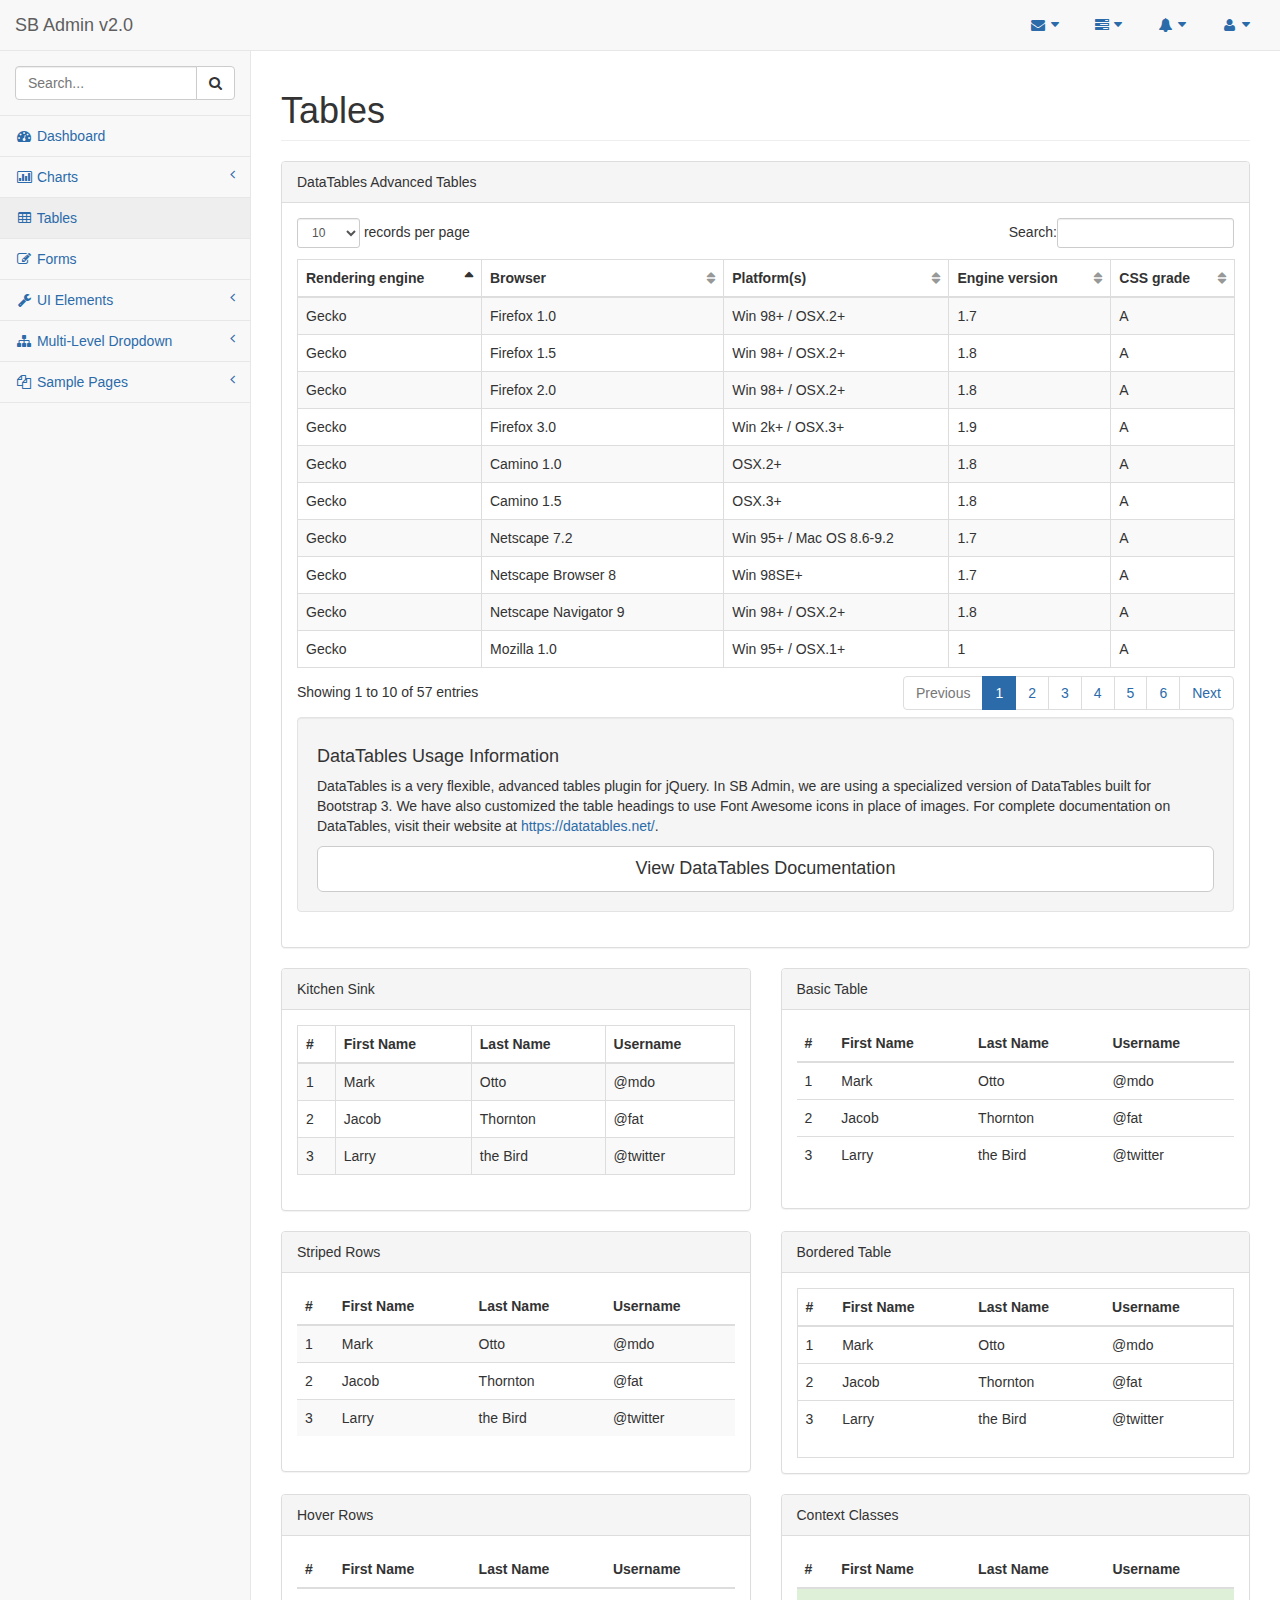
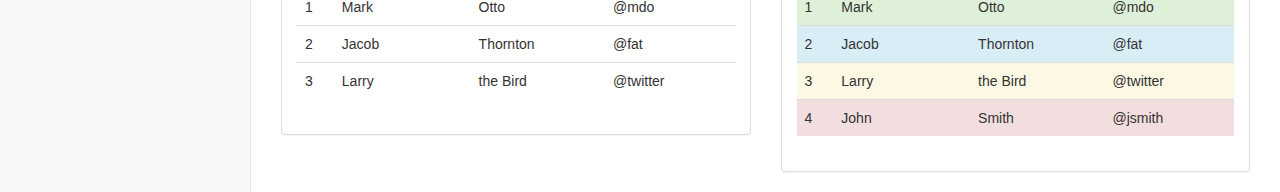
<file: labaix-domotic/src/main/resources/static/resources/tables.html>
<!DOCTYPE html>
<html lang="en">

<head>

    <meta charset="utf-8">
    <meta http-equiv="X-UA-Compatible" content="IE=edge">
    <meta name="viewport" content="width=device-width, initial-scale=1">
    <meta name="description" content="">
    <meta name="author" content="">

    <title>SB Admin 2 - Bootstrap Admin Theme</title>

    <!-- Bootstrap Core CSS -->
    <link href="css/bootstrap.min.css" rel="stylesheet">

    <!-- MetisMenu CSS -->
    <link href="css/plugins/metisMenu/metisMenu.min.css" rel="stylesheet">

    <!-- DataTables CSS -->
    <link href="css/plugins/dataTables.bootstrap.css" rel="stylesheet">

    <!-- Custom CSS -->
    <link href="css/sb-admin-2.css" rel="stylesheet">

    <!-- Custom Fonts -->
    <link href="font-awesome-4.1.0/css/font-awesome.min.css" rel="stylesheet" type="text/css">

    <!-- HTML5 Shim and Respond.js IE8 support of HTML5 elements and media queries -->
    <!-- WARNING: Respond.js doesn't work if you view the page via file:// -->
    <!--[if lt IE 9]>
        <script src="https://oss.maxcdn.com/libs/html5shiv/3.7.0/html5shiv.js"></script>
        <script src="https://oss.maxcdn.com/libs/respond.js/1.4.2/respond.min.js"></script>
    <![endif]-->

</head>

<body>

    <div id="wrapper">

        <!-- Navigation -->
        <nav class="navbar navbar-default navbar-static-top" role="navigation" style="margin-bottom: 0">
            <div class="navbar-header">
                <button type="button" class="navbar-toggle" data-toggle="collapse" data-target=".navbar-collapse">
                    <span class="sr-only">Toggle navigation</span>
                    <span class="icon-bar"></span>
                    <span class="icon-bar"></span>
                    <span class="icon-bar"></span>
                </button>
                <a class="navbar-brand" href="index.html">SB Admin v2.0</a>
            </div>
            <!-- /.navbar-header -->

            <ul class="nav navbar-top-links navbar-right">
                <li class="dropdown">
                    <a class="dropdown-toggle" data-toggle="dropdown" href="#">
                        <i class="fa fa-envelope fa-fw"></i>  <i class="fa fa-caret-down"></i>
                    </a>
                    <ul class="dropdown-menu dropdown-messages">
                        <li>
                            <a href="#">
                                <div>
                                    <strong>John Smith</strong>
                                    <span class="pull-right text-muted">
                                        <em>Yesterday</em>
                                    </span>
                                </div>
                                <div>Lorem ipsum dolor sit amet, consectetur adipiscing elit. Pellentesque eleifend...</div>
                            </a>
                        </li>
                        <li class="divider"></li>
                        <li>
                            <a href="#">
                                <div>
                                    <strong>John Smith</strong>
                                    <span class="pull-right text-muted">
                                        <em>Yesterday</em>
                                    </span>
                                </div>
                                <div>Lorem ipsum dolor sit amet, consectetur adipiscing elit. Pellentesque eleifend...</div>
                            </a>
                        </li>
                        <li class="divider"></li>
                        <li>
                            <a href="#">
                                <div>
                                    <strong>John Smith</strong>
                                    <span class="pull-right text-muted">
                                        <em>Yesterday</em>
                                    </span>
                                </div>
                                <div>Lorem ipsum dolor sit amet, consectetur adipiscing elit. Pellentesque eleifend...</div>
                            </a>
                        </li>
                        <li class="divider"></li>
                        <li>
                            <a class="text-center" href="#">
                                <strong>Read All Messages</strong>
                                <i class="fa fa-angle-right"></i>
                            </a>
                        </li>
                    </ul>
                    <!-- /.dropdown-messages -->
                </li>
                <!-- /.dropdown -->
                <li class="dropdown">
                    <a class="dropdown-toggle" data-toggle="dropdown" href="#">
                        <i class="fa fa-tasks fa-fw"></i>  <i class="fa fa-caret-down"></i>
                    </a>
                    <ul class="dropdown-menu dropdown-tasks">
                        <li>
                            <a href="#">
                                <div>
                                    <p>
                                        <strong>Task 1</strong>
                                        <span class="pull-right text-muted">40% Complete</span>
                                    </p>
                                    <div class="progress progress-striped active">
                                        <div class="progress-bar progress-bar-success" role="progressbar" aria-valuenow="40" aria-valuemin="0" aria-valuemax="100" style="width: 40%">
                                            <span class="sr-only">40% Complete (success)</span>
                                        </div>
                                    </div>
                                </div>
                            </a>
                        </li>
                        <li class="divider"></li>
                        <li>
                            <a href="#">
                                <div>
                                    <p>
                                        <strong>Task 2</strong>
                                        <span class="pull-right text-muted">20% Complete</span>
                                    </p>
                                    <div class="progress progress-striped active">
                                        <div class="progress-bar progress-bar-info" role="progressbar" aria-valuenow="20" aria-valuemin="0" aria-valuemax="100" style="width: 20%">
                                            <span class="sr-only">20% Complete</span>
                                        </div>
                                    </div>
                                </div>
                            </a>
                        </li>
                        <li class="divider"></li>
                        <li>
                            <a href="#">
                                <div>
                                    <p>
                                        <strong>Task 3</strong>
                                        <span class="pull-right text-muted">60% Complete</span>
                                    </p>
                                    <div class="progress progress-striped active">
                                        <div class="progress-bar progress-bar-warning" role="progressbar" aria-valuenow="60" aria-valuemin="0" aria-valuemax="100" style="width: 60%">
                                            <span class="sr-only">60% Complete (warning)</span>
                                        </div>
                                    </div>
                                </div>
                            </a>
                        </li>
                        <li class="divider"></li>
                        <li>
                            <a href="#">
                                <div>
                                    <p>
                                        <strong>Task 4</strong>
                                        <span class="pull-right text-muted">80% Complete</span>
                                    </p>
                                    <div class="progress progress-striped active">
                                        <div class="progress-bar progress-bar-danger" role="progressbar" aria-valuenow="80" aria-valuemin="0" aria-valuemax="100" style="width: 80%">
                                            <span class="sr-only">80% Complete (danger)</span>
                                        </div>
                                    </div>
                                </div>
                            </a>
                        </li>
                        <li class="divider"></li>
                        <li>
                            <a class="text-center" href="#">
                                <strong>See All Tasks</strong>
                                <i class="fa fa-angle-right"></i>
                            </a>
                        </li>
                    </ul>
                    <!-- /.dropdown-tasks -->
                </li>
                <!-- /.dropdown -->
                <li class="dropdown">
                    <a class="dropdown-toggle" data-toggle="dropdown" href="#">
                        <i class="fa fa-bell fa-fw"></i>  <i class="fa fa-caret-down"></i>
                    </a>
                    <ul class="dropdown-menu dropdown-alerts">
                        <li>
                            <a href="#">
                                <div>
                                    <i class="fa fa-comment fa-fw"></i> New Comment
                                    <span class="pull-right text-muted small">4 minutes ago</span>
                                </div>
                            </a>
                        </li>
                        <li class="divider"></li>
                        <li>
                            <a href="#">
                                <div>
                                    <i class="fa fa-twitter fa-fw"></i> 3 New Followers
                                    <span class="pull-right text-muted small">12 minutes ago</span>
                                </div>
                            </a>
                        </li>
                        <li class="divider"></li>
                        <li>
                            <a href="#">
                                <div>
                                    <i class="fa fa-envelope fa-fw"></i> Message Sent
                                    <span class="pull-right text-muted small">4 minutes ago</span>
                                </div>
                            </a>
                        </li>
                        <li class="divider"></li>
                        <li>
                            <a href="#">
                                <div>
                                    <i class="fa fa-tasks fa-fw"></i> New Task
                                    <span class="pull-right text-muted small">4 minutes ago</span>
                                </div>
                            </a>
                        </li>
                        <li class="divider"></li>
                        <li>
                            <a href="#">
                                <div>
                                    <i class="fa fa-upload fa-fw"></i> Server Rebooted
                                    <span class="pull-right text-muted small">4 minutes ago</span>
                                </div>
                            </a>
                        </li>
                        <li class="divider"></li>
                        <li>
                            <a class="text-center" href="#">
                                <strong>See All Alerts</strong>
                                <i class="fa fa-angle-right"></i>
                            </a>
                        </li>
                    </ul>
                    <!-- /.dropdown-alerts -->
                </li>
                <!-- /.dropdown -->
                <li class="dropdown">
                    <a class="dropdown-toggle" data-toggle="dropdown" href="#">
                        <i class="fa fa-user fa-fw"></i>  <i class="fa fa-caret-down"></i>
                    </a>
                    <ul class="dropdown-menu dropdown-user">
                        <li><a href="#"><i class="fa fa-user fa-fw"></i> User Profile</a>
                        </li>
                        <li><a href="#"><i class="fa fa-gear fa-fw"></i> Settings</a>
                        </li>
                        <li class="divider"></li>
                        <li><a href="login.html"><i class="fa fa-sign-out fa-fw"></i> Logout</a>
                        </li>
                    </ul>
                    <!-- /.dropdown-user -->
                </li>
                <!-- /.dropdown -->
            </ul>
            <!-- /.navbar-top-links -->

            <div class="navbar-default sidebar" role="navigation">
                <div class="sidebar-nav navbar-collapse">
                    <ul class="nav" id="side-menu">
                        <li class="sidebar-search">
                            <div class="input-group custom-search-form">
                                <input type="text" class="form-control" placeholder="Search...">
                                <span class="input-group-btn">
                                <button class="btn btn-default" type="button">
                                    <i class="fa fa-search"></i>
                                </button>
                            </span>
                            </div>
                            <!-- /input-group -->
                        </li>
                        <li>
                            <a href="index.html"><i class="fa fa-dashboard fa-fw"></i> Dashboard</a>
                        </li>
                        <li>
                            <a href="#"><i class="fa fa-bar-chart-o fa-fw"></i> Charts<span class="fa arrow"></span></a>
                            <ul class="nav nav-second-level">
                                <li>
                                    <a href="flot.html">Flot Charts</a>
                                </li>
                                <li>
                                    <a href="morris.html">Morris.js Charts</a>
                                </li>
                            </ul>
                            <!-- /.nav-second-level -->
                        </li>
                        <li>
                            <a class="active" href="tables.html"><i class="fa fa-table fa-fw"></i> Tables</a>
                        </li>
                        <li>
                            <a href="forms.html"><i class="fa fa-edit fa-fw"></i> Forms</a>
                        </li>
                        <li>
                            <a href="#"><i class="fa fa-wrench fa-fw"></i> UI Elements<span class="fa arrow"></span></a>
                            <ul class="nav nav-second-level">
                                <li>
                                    <a href="panels-wells.html">Panels and Wells</a>
                                </li>
                                <li>
                                    <a href="buttons.html">Buttons</a>
                                </li>
                                <li>
                                    <a href="notifications.html">Notifications</a>
                                </li>
                                <li>
                                    <a href="typography.html">Typography</a>
                                </li>
                                <li>
                                    <a href="grid.html">Grid</a>
                                </li>
                            </ul>
                            <!-- /.nav-second-level -->
                        </li>
                        <li>
                            <a href="#"><i class="fa fa-sitemap fa-fw"></i> Multi-Level Dropdown<span class="fa arrow"></span></a>
                            <ul class="nav nav-second-level">
                                <li>
                                    <a href="#">Second Level Item</a>
                                </li>
                                <li>
                                    <a href="#">Second Level Item</a>
                                </li>
                                <li>
                                    <a href="#">Third Level <span class="fa arrow"></span></a>
                                    <ul class="nav nav-third-level">
                                        <li>
                                            <a href="#">Third Level Item</a>
                                        </li>
                                        <li>
                                            <a href="#">Third Level Item</a>
                                        </li>
                                        <li>
                                            <a href="#">Third Level Item</a>
                                        </li>
                                        <li>
                                            <a href="#">Third Level Item</a>
                                        </li>
                                    </ul>
                                    <!-- /.nav-third-level -->
                                </li>
                            </ul>
                            <!-- /.nav-second-level -->
                        </li>
                        <li>
                            <a href="#"><i class="fa fa-files-o fa-fw"></i> Sample Pages<span class="fa arrow"></span></a>
                            <ul class="nav nav-second-level">
                                <li>
                                    <a href="blank.html">Blank Page</a>
                                </li>
                                <li>
                                    <a href="login.html">Login Page</a>
                                </li>
                            </ul>
                            <!-- /.nav-second-level -->
                        </li>
                    </ul>
                </div>
                <!-- /.sidebar-collapse -->
            </div>
            <!-- /.navbar-static-side -->
        </nav>

        <div id="page-wrapper">
            <div class="row">
                <div class="col-lg-12">
                    <h1 class="page-header">Tables</h1>
                </div>
                <!-- /.col-lg-12 -->
            </div>
            <!-- /.row -->
            <div class="row">
                <div class="col-lg-12">
                    <div class="panel panel-default">
                        <div class="panel-heading">
                            DataTables Advanced Tables
                        </div>
                        <!-- /.panel-heading -->
                        <div class="panel-body">
                            <div class="table-responsive">
                                <table class="table table-striped table-bordered table-hover" id="dataTables-example">
                                    <thead>
                                        <tr>
                                            <th>Rendering engine</th>
                                            <th>Browser</th>
                                            <th>Platform(s)</th>
                                            <th>Engine version</th>
                                            <th>CSS grade</th>
                                        </tr>
                                    </thead>
                                    <tbody>
                                        <tr class="odd gradeX">
                                            <td>Trident</td>
                                            <td>Internet Explorer 4.0</td>
                                            <td>Win 95+</td>
                                            <td class="center">4</td>
                                            <td class="center">X</td>
                                        </tr>
                                        <tr class="even gradeC">
                                            <td>Trident</td>
                                            <td>Internet Explorer 5.0</td>
                                            <td>Win 95+</td>
                                            <td class="center">5</td>
                                            <td class="center">C</td>
                                        </tr>
                                        <tr class="odd gradeA">
                                            <td>Trident</td>
                                            <td>Internet Explorer 5.5</td>
                                            <td>Win 95+</td>
                                            <td class="center">5.5</td>
                                            <td class="center">A</td>
                                        </tr>
                                        <tr class="even gradeA">
                                            <td>Trident</td>
                                            <td>Internet Explorer 6</td>
                                            <td>Win 98+</td>
                                            <td class="center">6</td>
                                            <td class="center">A</td>
                                        </tr>
                                        <tr class="odd gradeA">
                                            <td>Trident</td>
                                            <td>Internet Explorer 7</td>
                                            <td>Win XP SP2+</td>
                                            <td class="center">7</td>
                                            <td class="center">A</td>
                                        </tr>
                                        <tr class="even gradeA">
                                            <td>Trident</td>
                                            <td>AOL browser (AOL desktop)</td>
                                            <td>Win XP</td>
                                            <td class="center">6</td>
                                            <td class="center">A</td>
                                        </tr>
                                        <tr class="gradeA">
                                            <td>Gecko</td>
                                            <td>Firefox 1.0</td>
                                            <td>Win 98+ / OSX.2+</td>
                                            <td class="center">1.7</td>
                                            <td class="center">A</td>
                                        </tr>
                                        <tr class="gradeA">
                                            <td>Gecko</td>
                                            <td>Firefox 1.5</td>
                                            <td>Win 98+ / OSX.2+</td>
                                            <td class="center">1.8</td>
                                            <td class="center">A</td>
                                        </tr>
                                        <tr class="gradeA">
                                            <td>Gecko</td>
                                            <td>Firefox 2.0</td>
                                            <td>Win 98+ / OSX.2+</td>
                                            <td class="center">1.8</td>
                                            <td class="center">A</td>
                                        </tr>
                                        <tr class="gradeA">
                                            <td>Gecko</td>
                                            <td>Firefox 3.0</td>
                                            <td>Win 2k+ / OSX.3+</td>
                                            <td class="center">1.9</td>
                                            <td class="center">A</td>
                                        </tr>
                                        <tr class="gradeA">
                                            <td>Gecko</td>
                                            <td>Camino 1.0</td>
                                            <td>OSX.2+</td>
                                            <td class="center">1.8</td>
                                            <td class="center">A</td>
                                        </tr>
                                        <tr class="gradeA">
                                            <td>Gecko</td>
                                            <td>Camino 1.5</td>
                                            <td>OSX.3+</td>
                                            <td class="center">1.8</td>
                                            <td class="center">A</td>
                                        </tr>
                                        <tr class="gradeA">
                                            <td>Gecko</td>
                                            <td>Netscape 7.2</td>
                                            <td>Win 95+ / Mac OS 8.6-9.2</td>
                                            <td class="center">1.7</td>
                                            <td class="center">A</td>
                                        </tr>
                                        <tr class="gradeA">
                                            <td>Gecko</td>
                                            <td>Netscape Browser 8</td>
                                            <td>Win 98SE+</td>
                                            <td class="center">1.7</td>
                                            <td class="center">A</td>
                                        </tr>
                                        <tr class="gradeA">
                                            <td>Gecko</td>
                                            <td>Netscape Navigator 9</td>
                                            <td>Win 98+ / OSX.2+</td>
                                            <td class="center">1.8</td>
                                            <td class="center">A</td>
                                        </tr>
                                        <tr class="gradeA">
                                            <td>Gecko</td>
                                            <td>Mozilla 1.0</td>
                                            <td>Win 95+ / OSX.1+</td>
                                            <td class="center">1</td>
                                            <td class="center">A</td>
                                        </tr>
                                        <tr class="gradeA">
                                            <td>Gecko</td>
                                            <td>Mozilla 1.1</td>
                                            <td>Win 95+ / OSX.1+</td>
                                            <td class="center">1.1</td>
                                            <td class="center">A</td>
                                        </tr>
                                        <tr class="gradeA">
                                            <td>Gecko</td>
                                            <td>Mozilla 1.2</td>
                                            <td>Win 95+ / OSX.1+</td>
                                            <td class="center">1.2</td>
                                            <td class="center">A</td>
                                        </tr>
                                        <tr class="gradeA">
                                            <td>Gecko</td>
                                            <td>Mozilla 1.3</td>
                                            <td>Win 95+ / OSX.1+</td>
                                            <td class="center">1.3</td>
                                            <td class="center">A</td>
                                        </tr>
                                        <tr class="gradeA">
                                            <td>Gecko</td>
                                            <td>Mozilla 1.4</td>
                                            <td>Win 95+ / OSX.1+</td>
                                            <td class="center">1.4</td>
                                            <td class="center">A</td>
                                        </tr>
                                        <tr class="gradeA">
                                            <td>Gecko</td>
                                            <td>Mozilla 1.5</td>
                                            <td>Win 95+ / OSX.1+</td>
                                            <td class="center">1.5</td>
                                            <td class="center">A</td>
                                        </tr>
                                        <tr class="gradeA">
                                            <td>Gecko</td>
                                            <td>Mozilla 1.6</td>
                                            <td>Win 95+ / OSX.1+</td>
                                            <td class="center">1.6</td>
                                            <td class="center">A</td>
                                        </tr>
                                        <tr class="gradeA">
                                            <td>Gecko</td>
                                            <td>Mozilla 1.7</td>
                                            <td>Win 98+ / OSX.1+</td>
                                            <td class="center">1.7</td>
                                            <td class="center">A</td>
                                        </tr>
                                        <tr class="gradeA">
                                            <td>Gecko</td>
                                            <td>Mozilla 1.8</td>
                                            <td>Win 98+ / OSX.1+</td>
                                            <td class="center">1.8</td>
                                            <td class="center">A</td>
                                        </tr>
                                        <tr class="gradeA">
                                            <td>Gecko</td>
                                            <td>Seamonkey 1.1</td>
                                            <td>Win 98+ / OSX.2+</td>
                                            <td class="center">1.8</td>
                                            <td class="center">A</td>
                                        </tr>
                                        <tr class="gradeA">
                                            <td>Gecko</td>
                                            <td>Epiphany 2.20</td>
                                            <td>Gnome</td>
                                            <td class="center">1.8</td>
                                            <td class="center">A</td>
                                        </tr>
                                        <tr class="gradeA">
                                            <td>Webkit</td>
                                            <td>Safari 1.2</td>
                                            <td>OSX.3</td>
                                            <td class="center">125.5</td>
                                            <td class="center">A</td>
                                        </tr>
                                        <tr class="gradeA">
                                            <td>Webkit</td>
                                            <td>Safari 1.3</td>
                                            <td>OSX.3</td>
                                            <td class="center">312.8</td>
                                            <td class="center">A</td>
                                        </tr>
                                        <tr class="gradeA">
                                            <td>Webkit</td>
                                            <td>Safari 2.0</td>
                                            <td>OSX.4+</td>
                                            <td class="center">419.3</td>
                                            <td class="center">A</td>
                                        </tr>
                                        <tr class="gradeA">
                                            <td>Webkit</td>
                                            <td>Safari 3.0</td>
                                            <td>OSX.4+</td>
                                            <td class="center">522.1</td>
                                            <td class="center">A</td>
                                        </tr>
                                        <tr class="gradeA">
                                            <td>Webkit</td>
                                            <td>OmniWeb 5.5</td>
                                            <td>OSX.4+</td>
                                            <td class="center">420</td>
                                            <td class="center">A</td>
                                        </tr>
                                        <tr class="gradeA">
                                            <td>Webkit</td>
                                            <td>iPod Touch / iPhone</td>
                                            <td>iPod</td>
                                            <td class="center">420.1</td>
                                            <td class="center">A</td>
                                        </tr>
                                        <tr class="gradeA">
                                            <td>Webkit</td>
                                            <td>S60</td>
                                            <td>S60</td>
                                            <td class="center">413</td>
                                            <td class="center">A</td>
                                        </tr>
                                        <tr class="gradeA">
                                            <td>Presto</td>
                                            <td>Opera 7.0</td>
                                            <td>Win 95+ / OSX.1+</td>
                                            <td class="center">-</td>
                                            <td class="center">A</td>
                                        </tr>
                                        <tr class="gradeA">
                                            <td>Presto</td>
                                            <td>Opera 7.5</td>
                                            <td>Win 95+ / OSX.2+</td>
                                            <td class="center">-</td>
                                            <td class="center">A</td>
                                        </tr>
                                        <tr class="gradeA">
                                            <td>Presto</td>
                                            <td>Opera 8.0</td>
                                            <td>Win 95+ / OSX.2+</td>
                                            <td class="center">-</td>
                                            <td class="center">A</td>
                                        </tr>
                                        <tr class="gradeA">
                                            <td>Presto</td>
                                            <td>Opera 8.5</td>
                                            <td>Win 95+ / OSX.2+</td>
                                            <td class="center">-</td>
                                            <td class="center">A</td>
                                        </tr>
                                        <tr class="gradeA">
                                            <td>Presto</td>
                                            <td>Opera 9.0</td>
                                            <td>Win 95+ / OSX.3+</td>
                                            <td class="center">-</td>
                                            <td class="center">A</td>
                                        </tr>
                                        <tr class="gradeA">
                                            <td>Presto</td>
                                            <td>Opera 9.2</td>
                                            <td>Win 88+ / OSX.3+</td>
                                            <td class="center">-</td>
                                            <td class="center">A</td>
                                        </tr>
                                        <tr class="gradeA">
                                            <td>Presto</td>
                                            <td>Opera 9.5</td>
                                            <td>Win 88+ / OSX.3+</td>
                                            <td class="center">-</td>
                                            <td class="center">A</td>
                                        </tr>
                                        <tr class="gradeA">
                                            <td>Presto</td>
                                            <td>Opera for Wii</td>
                                            <td>Wii</td>
                                            <td class="center">-</td>
                                            <td class="center">A</td>
                                        </tr>
                                        <tr class="gradeA">
                                            <td>Presto</td>
                                            <td>Nokia N800</td>
                                            <td>N800</td>
                                            <td class="center">-</td>
                                            <td class="center">A</td>
                                        </tr>
                                        <tr class="gradeA">
                                            <td>Presto</td>
                                            <td>Nintendo DS browser</td>
                                            <td>Nintendo DS</td>
                                            <td class="center">8.5</td>
                                            <td class="center">C/A<sup>1</sup>
                                            </td>
                                        </tr>
                                        <tr class="gradeC">
                                            <td>KHTML</td>
                                            <td>Konqureror 3.1</td>
                                            <td>KDE 3.1</td>
                                            <td class="center">3.1</td>
                                            <td class="center">C</td>
                                        </tr>
                                        <tr class="gradeA">
                                            <td>KHTML</td>
                                            <td>Konqureror 3.3</td>
                                            <td>KDE 3.3</td>
                                            <td class="center">3.3</td>
                                            <td class="center">A</td>
                                        </tr>
                                        <tr class="gradeA">
                                            <td>KHTML</td>
                                            <td>Konqureror 3.5</td>
                                            <td>KDE 3.5</td>
                                            <td class="center">3.5</td>
                                            <td class="center">A</td>
                                        </tr>
                                        <tr class="gradeX">
                                            <td>Tasman</td>
                                            <td>Internet Explorer 4.5</td>
                                            <td>Mac OS 8-9</td>
                                            <td class="center">-</td>
                                            <td class="center">X</td>
                                        </tr>
                                        <tr class="gradeC">
                                            <td>Tasman</td>
                                            <td>Internet Explorer 5.1</td>
                                            <td>Mac OS 7.6-9</td>
                                            <td class="center">1</td>
                                            <td class="center">C</td>
                                        </tr>
                                        <tr class="gradeC">
                                            <td>Tasman</td>
                                            <td>Internet Explorer 5.2</td>
                                            <td>Mac OS 8-X</td>
                                            <td class="center">1</td>
                                            <td class="center">C</td>
                                        </tr>
                                        <tr class="gradeA">
                                            <td>Misc</td>
                                            <td>NetFront 3.1</td>
                                            <td>Embedded devices</td>
                                            <td class="center">-</td>
                                            <td class="center">C</td>
                                        </tr>
                                        <tr class="gradeA">
                                            <td>Misc</td>
                                            <td>NetFront 3.4</td>
                                            <td>Embedded devices</td>
                                            <td class="center">-</td>
                                            <td class="center">A</td>
                                        </tr>
                                        <tr class="gradeX">
                                            <td>Misc</td>
                                            <td>Dillo 0.8</td>
                                            <td>Embedded devices</td>
                                            <td class="center">-</td>
                                            <td class="center">X</td>
                                        </tr>
                                        <tr class="gradeX">
                                            <td>Misc</td>
                                            <td>Links</td>
                                            <td>Text only</td>
                                            <td class="center">-</td>
                                            <td class="center">X</td>
                                        </tr>
                                        <tr class="gradeX">
                                            <td>Misc</td>
                                            <td>Lynx</td>
                                            <td>Text only</td>
                                            <td class="center">-</td>
                                            <td class="center">X</td>
                                        </tr>
                                        <tr class="gradeC">
                                            <td>Misc</td>
                                            <td>IE Mobile</td>
                                            <td>Windows Mobile 6</td>
                                            <td class="center">-</td>
                                            <td class="center">C</td>
                                        </tr>
                                        <tr class="gradeC">
                                            <td>Misc</td>
                                            <td>PSP browser</td>
                                            <td>PSP</td>
                                            <td class="center">-</td>
                                            <td class="center">C</td>
                                        </tr>
                                        <tr class="gradeU">
                                            <td>Other browsers</td>
                                            <td>All others</td>
                                            <td>-</td>
                                            <td class="center">-</td>
                                            <td class="center">U</td>
                                        </tr>
                                    </tbody>
                                </table>
                            </div>
                            <!-- /.table-responsive -->
                            <div class="well">
                                <h4>DataTables Usage Information</h4>
                                <p>DataTables is a very flexible, advanced tables plugin for jQuery. In SB Admin, we are using a specialized version of DataTables built for Bootstrap 3. We have also customized the table headings to use Font Awesome icons in place of images. For complete documentation on DataTables, visit their website at <a target="_blank" href="https://datatables.net/">https://datatables.net/</a>.</p>
                                <a class="btn btn-default btn-lg btn-block" target="_blank" href="https://datatables.net/">View DataTables Documentation</a>
                            </div>
                        </div>
                        <!-- /.panel-body -->
                    </div>
                    <!-- /.panel -->
                </div>
                <!-- /.col-lg-12 -->
            </div>
            <!-- /.row -->
            <div class="row">
                <div class="col-lg-6">
                    <div class="panel panel-default">
                        <div class="panel-heading">
                            Kitchen Sink
                        </div>
                        <!-- /.panel-heading -->
                        <div class="panel-body">
                            <div class="table-responsive">
                                <table class="table table-striped table-bordered table-hover">
                                    <thead>
                                        <tr>
                                            <th>#</th>
                                            <th>First Name</th>
                                            <th>Last Name</th>
                                            <th>Username</th>
                                        </tr>
                                    </thead>
                                    <tbody>
                                        <tr>
                                            <td>1</td>
                                            <td>Mark</td>
                                            <td>Otto</td>
                                            <td>@mdo</td>
                                        </tr>
                                        <tr>
                                            <td>2</td>
                                            <td>Jacob</td>
                                            <td>Thornton</td>
                                            <td>@fat</td>
                                        </tr>
                                        <tr>
                                            <td>3</td>
                                            <td>Larry</td>
                                            <td>the Bird</td>
                                            <td>@twitter</td>
                                        </tr>
                                    </tbody>
                                </table>
                            </div>
                            <!-- /.table-responsive -->
                        </div>
                        <!-- /.panel-body -->
                    </div>
                    <!-- /.panel -->
                </div>
                <!-- /.col-lg-6 -->
                <div class="col-lg-6">
                    <div class="panel panel-default">
                        <div class="panel-heading">
                            Basic Table
                        </div>
                        <!-- /.panel-heading -->
                        <div class="panel-body">
                            <div class="table-responsive">
                                <table class="table">
                                    <thead>
                                        <tr>
                                            <th>#</th>
                                            <th>First Name</th>
                                            <th>Last Name</th>
                                            <th>Username</th>
                                        </tr>
                                    </thead>
                                    <tbody>
                                        <tr>
                                            <td>1</td>
                                            <td>Mark</td>
                                            <td>Otto</td>
                                            <td>@mdo</td>
                                        </tr>
                                        <tr>
                                            <td>2</td>
                                            <td>Jacob</td>
                                            <td>Thornton</td>
                                            <td>@fat</td>
                                        </tr>
                                        <tr>
                                            <td>3</td>
                                            <td>Larry</td>
                                            <td>the Bird</td>
                                            <td>@twitter</td>
                                        </tr>
                                    </tbody>
                                </table>
                            </div>
                            <!-- /.table-responsive -->
                        </div>
                        <!-- /.panel-body -->
                    </div>
                    <!-- /.panel -->
                </div>
                <!-- /.col-lg-6 -->
            </div>
            <!-- /.row -->
            <div class="row">
                <div class="col-lg-6">
                    <div class="panel panel-default">
                        <div class="panel-heading">
                            Striped Rows
                        </div>
                        <!-- /.panel-heading -->
                        <div class="panel-body">
                            <div class="table-responsive">
                                <table class="table table-striped">
                                    <thead>
                                        <tr>
                                            <th>#</th>
                                            <th>First Name</th>
                                            <th>Last Name</th>
                                            <th>Username</th>
                                        </tr>
                                    </thead>
                                    <tbody>
                                        <tr>
                                            <td>1</td>
                                            <td>Mark</td>
                                            <td>Otto</td>
                                            <td>@mdo</td>
                                        </tr>
                                        <tr>
                                            <td>2</td>
                                            <td>Jacob</td>
                                            <td>Thornton</td>
                                            <td>@fat</td>
                                        </tr>
                                        <tr>
                                            <td>3</td>
                                            <td>Larry</td>
                                            <td>the Bird</td>
                                            <td>@twitter</td>
                                        </tr>
                                    </tbody>
                                </table>
                            </div>
                            <!-- /.table-responsive -->
                        </div>
                        <!-- /.panel-body -->
                    </div>
                    <!-- /.panel -->
                </div>
                <!-- /.col-lg-6 -->
                <div class="col-lg-6">
                    <div class="panel panel-default">
                        <div class="panel-heading">
                            Bordered Table
                        </div>
                        <!-- /.panel-heading -->
                        <div class="panel-body">
                            <div class="table-responsive table-bordered">
                                <table class="table">
                                    <thead>
                                        <tr>
                                            <th>#</th>
                                            <th>First Name</th>
                                            <th>Last Name</th>
                                            <th>Username</th>
                                        </tr>
                                    </thead>
                                    <tbody>
                                        <tr>
                                            <td>1</td>
                                            <td>Mark</td>
                                            <td>Otto</td>
                                            <td>@mdo</td>
                                        </tr>
                                        <tr>
                                            <td>2</td>
                                            <td>Jacob</td>
                                            <td>Thornton</td>
                                            <td>@fat</td>
                                        </tr>
                                        <tr>
                                            <td>3</td>
                                            <td>Larry</td>
                                            <td>the Bird</td>
                                            <td>@twitter</td>
                                        </tr>
                                    </tbody>
                                </table>
                            </div>
                            <!-- /.table-responsive -->
                        </div>
                        <!-- /.panel-body -->
                    </div>
                    <!-- /.panel -->
                </div>
                <!-- /.col-lg-6 -->
            </div>
            <!-- /.row -->
            <div class="row">
                <div class="col-lg-6">
                    <div class="panel panel-default">
                        <div class="panel-heading">
                            Hover Rows
                        </div>
                        <!-- /.panel-heading -->
                        <div class="panel-body">
                            <div class="table-responsive">
                                <table class="table table-hover">
                                    <thead>
                                        <tr>
                                            <th>#</th>
                                            <th>First Name</th>
                                            <th>Last Name</th>
                                            <th>Username</th>
                                        </tr>
                                    </thead>
                                    <tbody>
                                        <tr>
                                            <td>1</td>
                                            <td>Mark</td>
                                            <td>Otto</td>
                                            <td>@mdo</td>
                                        </tr>
                                        <tr>
                                            <td>2</td>
                                            <td>Jacob</td>
                                            <td>Thornton</td>
                                            <td>@fat</td>
                                        </tr>
                                        <tr>
                                            <td>3</td>
                                            <td>Larry</td>
                                            <td>the Bird</td>
                                            <td>@twitter</td>
                                        </tr>
                                    </tbody>
                                </table>
                            </div>
                            <!-- /.table-responsive -->
                        </div>
                        <!-- /.panel-body -->
                    </div>
                    <!-- /.panel -->
                </div>
                <!-- /.col-lg-6 -->
                <div class="col-lg-6">
                    <div class="panel panel-default">
                        <div class="panel-heading">
                            Context Classes
                        </div>
                        <!-- /.panel-heading -->
                        <div class="panel-body">
                            <div class="table-responsive">
                                <table class="table">
                                    <thead>
                                        <tr>
                                            <th>#</th>
                                            <th>First Name</th>
                                            <th>Last Name</th>
                                            <th>Username</th>
                                        </tr>
                                    </thead>
                                    <tbody>
                                        <tr class="success">
                                            <td>1</td>
                                            <td>Mark</td>
                                            <td>Otto</td>
                                            <td>@mdo</td>
                                        </tr>
                                        <tr class="info">
                                            <td>2</td>
                                            <td>Jacob</td>
                                            <td>Thornton</td>
                                            <td>@fat</td>
                                        </tr>
                                        <tr class="warning">
                                            <td>3</td>
                                            <td>Larry</td>
                                            <td>the Bird</td>
                                            <td>@twitter</td>
                                        </tr>
                                        <tr class="danger">
                                            <td>4</td>
                                            <td>John</td>
                                            <td>Smith</td>
                                            <td>@jsmith</td>
                                        </tr>
                                    </tbody>
                                </table>
                            </div>
                            <!-- /.table-responsive -->
                        </div>
                        <!-- /.panel-body -->
                    </div>
                    <!-- /.panel -->
                </div>
                <!-- /.col-lg-6 -->
            </div>
            <!-- /.row -->
        </div>
        <!-- /#page-wrapper -->

    </div>
    <!-- /#wrapper -->

    <!-- jQuery Version 1.11.0 -->
    <script src="js/jquery-1.11.0.js"></script>

    <!-- Bootstrap Core JavaScript -->
    <script src="js/bootstrap.min.js"></script>

    <!-- Metis Menu Plugin JavaScript -->
    <script src="js/plugins/metisMenu/metisMenu.min.js"></script>

    <!-- DataTables JavaScript -->
    <script src="js/plugins/dataTables/jquery.dataTables.js"></script>
    <script src="js/plugins/dataTables/dataTables.bootstrap.js"></script>

    <!-- Custom Theme JavaScript -->
    <script src="js/sb-admin-2.js"></script>

    <!-- Page-Level Demo Scripts - Tables - Use for reference -->
    <script>
    $(document).ready(function() {
        $('#dataTables-example').dataTable();
    });
    </script>

</body>

</html>
</file>
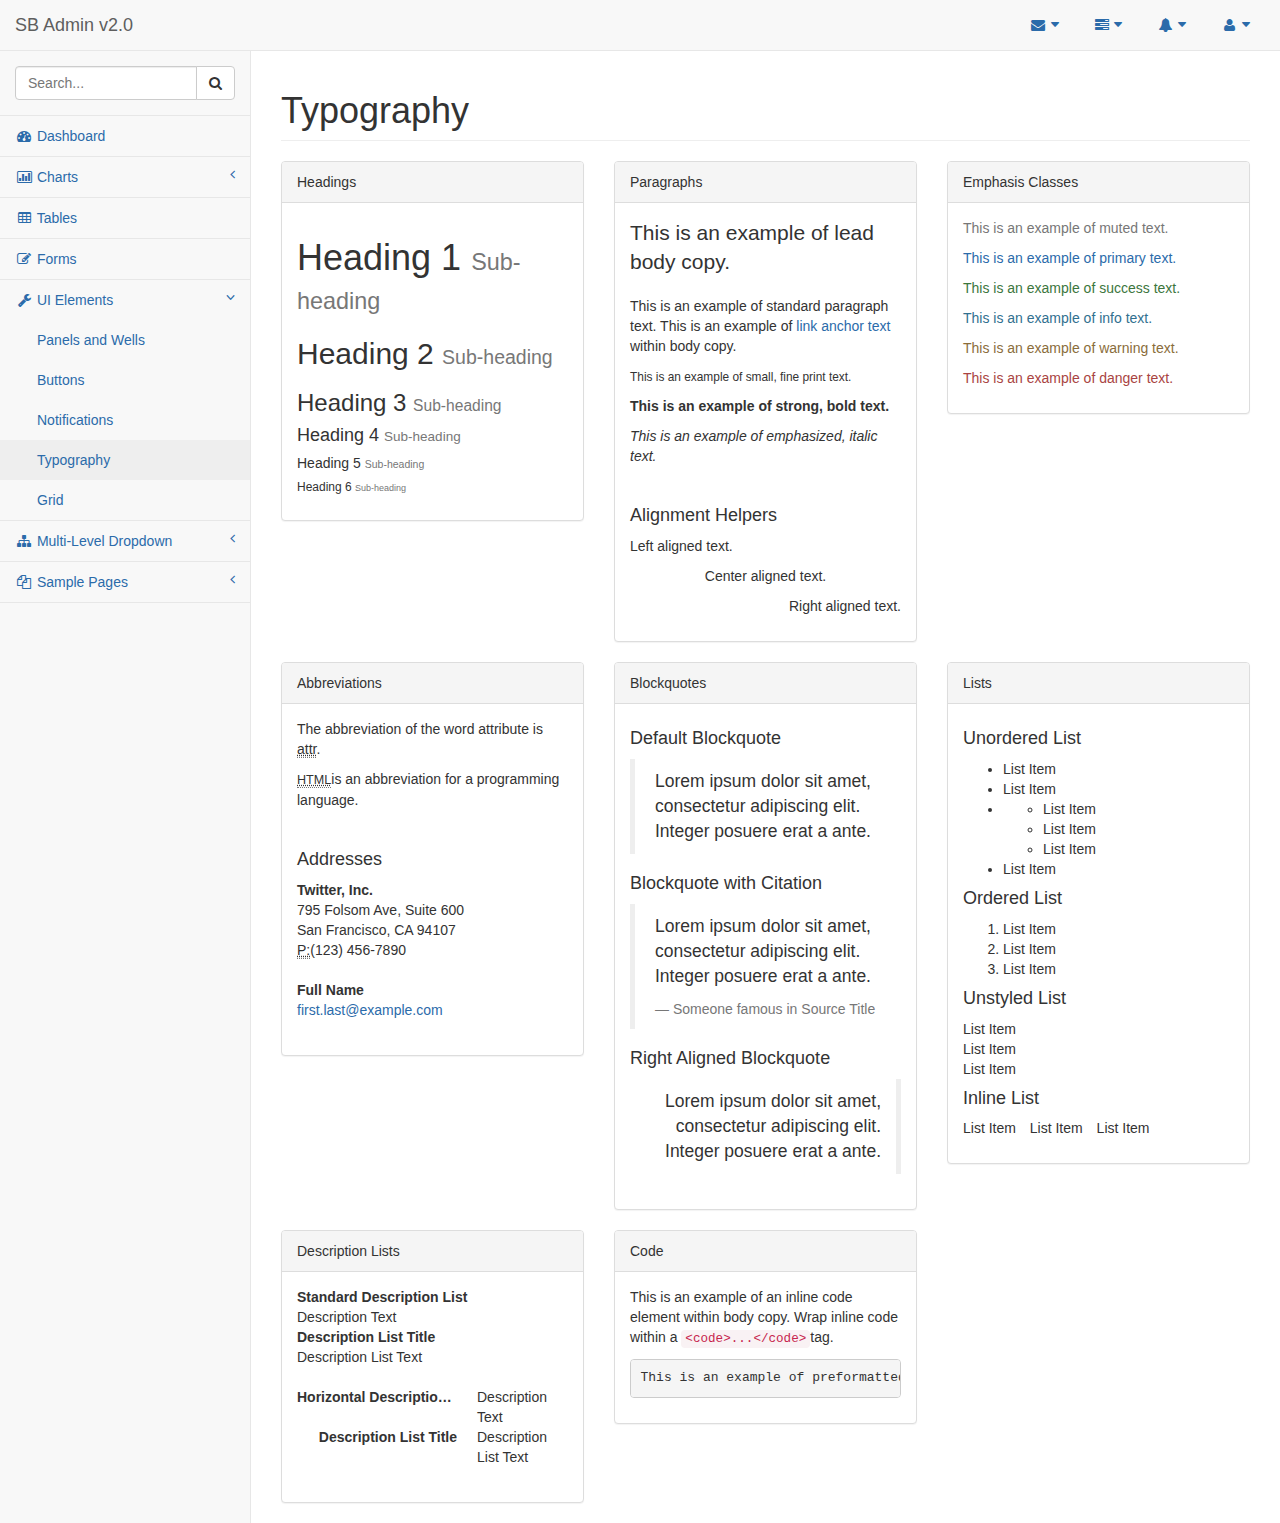
<file: labaix-domotic/src/main/resources/static/resources/typography.html>
<!DOCTYPE html>
<html lang="en">

<head>

    <meta charset="utf-8">
    <meta http-equiv="X-UA-Compatible" content="IE=edge">
    <meta name="viewport" content="width=device-width, initial-scale=1">
    <meta name="description" content="">
    <meta name="author" content="">

    <title>SB Admin 2 - Bootstrap Admin Theme</title>

    <!-- Bootstrap Core CSS -->
    <link href="css/bootstrap.min.css" rel="stylesheet">

    <!-- MetisMenu CSS -->
    <link href="css/plugins/metisMenu/metisMenu.min.css" rel="stylesheet">

    <!-- Custom CSS -->
    <link href="css/sb-admin-2.css" rel="stylesheet">

    <!-- Custom Fonts -->
    <link href="font-awesome-4.1.0/css/font-awesome.min.css" rel="stylesheet" type="text/css">

    <!-- HTML5 Shim and Respond.js IE8 support of HTML5 elements and media queries -->
    <!-- WARNING: Respond.js doesn't work if you view the page via file:// -->
    <!--[if lt IE 9]>
        <script src="https://oss.maxcdn.com/libs/html5shiv/3.7.0/html5shiv.js"></script>
        <script src="https://oss.maxcdn.com/libs/respond.js/1.4.2/respond.min.js"></script>
    <![endif]-->

</head>

<body>

    <div id="wrapper">

        <!-- Navigation -->
        <nav class="navbar navbar-default navbar-static-top" role="navigation" style="margin-bottom: 0">
            <div class="navbar-header">
                <button type="button" class="navbar-toggle" data-toggle="collapse" data-target=".navbar-collapse">
                    <span class="sr-only">Toggle navigation</span>
                    <span class="icon-bar"></span>
                    <span class="icon-bar"></span>
                    <span class="icon-bar"></span>
                </button>
                <a class="navbar-brand" href="index.html">SB Admin v2.0</a>
            </div>
            <!-- /.navbar-header -->

            <ul class="nav navbar-top-links navbar-right">
                <li class="dropdown">
                    <a class="dropdown-toggle" data-toggle="dropdown" href="#">
                        <i class="fa fa-envelope fa-fw"></i>  <i class="fa fa-caret-down"></i>
                    </a>
                    <ul class="dropdown-menu dropdown-messages">
                        <li>
                            <a href="#">
                                <div>
                                    <strong>John Smith</strong>
                                    <span class="pull-right text-muted">
                                        <em>Yesterday</em>
                                    </span>
                                </div>
                                <div>Lorem ipsum dolor sit amet, consectetur adipiscing elit. Pellentesque eleifend...</div>
                            </a>
                        </li>
                        <li class="divider"></li>
                        <li>
                            <a href="#">
                                <div>
                                    <strong>John Smith</strong>
                                    <span class="pull-right text-muted">
                                        <em>Yesterday</em>
                                    </span>
                                </div>
                                <div>Lorem ipsum dolor sit amet, consectetur adipiscing elit. Pellentesque eleifend...</div>
                            </a>
                        </li>
                        <li class="divider"></li>
                        <li>
                            <a href="#">
                                <div>
                                    <strong>John Smith</strong>
                                    <span class="pull-right text-muted">
                                        <em>Yesterday</em>
                                    </span>
                                </div>
                                <div>Lorem ipsum dolor sit amet, consectetur adipiscing elit. Pellentesque eleifend...</div>
                            </a>
                        </li>
                        <li class="divider"></li>
                        <li>
                            <a class="text-center" href="#">
                                <strong>Read All Messages</strong>
                                <i class="fa fa-angle-right"></i>
                            </a>
                        </li>
                    </ul>
                    <!-- /.dropdown-messages -->
                </li>
                <!-- /.dropdown -->
                <li class="dropdown">
                    <a class="dropdown-toggle" data-toggle="dropdown" href="#">
                        <i class="fa fa-tasks fa-fw"></i>  <i class="fa fa-caret-down"></i>
                    </a>
                    <ul class="dropdown-menu dropdown-tasks">
                        <li>
                            <a href="#">
                                <div>
                                    <p>
                                        <strong>Task 1</strong>
                                        <span class="pull-right text-muted">40% Complete</span>
                                    </p>
                                    <div class="progress progress-striped active">
                                        <div class="progress-bar progress-bar-success" role="progressbar" aria-valuenow="40" aria-valuemin="0" aria-valuemax="100" style="width: 40%">
                                            <span class="sr-only">40% Complete (success)</span>
                                        </div>
                                    </div>
                                </div>
                            </a>
                        </li>
                        <li class="divider"></li>
                        <li>
                            <a href="#">
                                <div>
                                    <p>
                                        <strong>Task 2</strong>
                                        <span class="pull-right text-muted">20% Complete</span>
                                    </p>
                                    <div class="progress progress-striped active">
                                        <div class="progress-bar progress-bar-info" role="progressbar" aria-valuenow="20" aria-valuemin="0" aria-valuemax="100" style="width: 20%">
                                            <span class="sr-only">20% Complete</span>
                                        </div>
                                    </div>
                                </div>
                            </a>
                        </li>
                        <li class="divider"></li>
                        <li>
                            <a href="#">
                                <div>
                                    <p>
                                        <strong>Task 3</strong>
                                        <span class="pull-right text-muted">60% Complete</span>
                                    </p>
                                    <div class="progress progress-striped active">
                                        <div class="progress-bar progress-bar-warning" role="progressbar" aria-valuenow="60" aria-valuemin="0" aria-valuemax="100" style="width: 60%">
                                            <span class="sr-only">60% Complete (warning)</span>
                                        </div>
                                    </div>
                                </div>
                            </a>
                        </li>
                        <li class="divider"></li>
                        <li>
                            <a href="#">
                                <div>
                                    <p>
                                        <strong>Task 4</strong>
                                        <span class="pull-right text-muted">80% Complete</span>
                                    </p>
                                    <div class="progress progress-striped active">
                                        <div class="progress-bar progress-bar-danger" role="progressbar" aria-valuenow="80" aria-valuemin="0" aria-valuemax="100" style="width: 80%">
                                            <span class="sr-only">80% Complete (danger)</span>
                                        </div>
                                    </div>
                                </div>
                            </a>
                        </li>
                        <li class="divider"></li>
                        <li>
                            <a class="text-center" href="#">
                                <strong>See All Tasks</strong>
                                <i class="fa fa-angle-right"></i>
                            </a>
                        </li>
                    </ul>
                    <!-- /.dropdown-tasks -->
                </li>
                <!-- /.dropdown -->
                <li class="dropdown">
                    <a class="dropdown-toggle" data-toggle="dropdown" href="#">
                        <i class="fa fa-bell fa-fw"></i>  <i class="fa fa-caret-down"></i>
                    </a>
                    <ul class="dropdown-menu dropdown-alerts">
                        <li>
                            <a href="#">
                                <div>
                                    <i class="fa fa-comment fa-fw"></i> New Comment
                                    <span class="pull-right text-muted small">4 minutes ago</span>
                                </div>
                            </a>
                        </li>
                        <li class="divider"></li>
                        <li>
                            <a href="#">
                                <div>
                                    <i class="fa fa-twitter fa-fw"></i> 3 New Followers
                                    <span class="pull-right text-muted small">12 minutes ago</span>
                                </div>
                            </a>
                        </li>
                        <li class="divider"></li>
                        <li>
                            <a href="#">
                                <div>
                                    <i class="fa fa-envelope fa-fw"></i> Message Sent
                                    <span class="pull-right text-muted small">4 minutes ago</span>
                                </div>
                            </a>
                        </li>
                        <li class="divider"></li>
                        <li>
                            <a href="#">
                                <div>
                                    <i class="fa fa-tasks fa-fw"></i> New Task
                                    <span class="pull-right text-muted small">4 minutes ago</span>
                                </div>
                            </a>
                        </li>
                        <li class="divider"></li>
                        <li>
                            <a href="#">
                                <div>
                                    <i class="fa fa-upload fa-fw"></i> Server Rebooted
                                    <span class="pull-right text-muted small">4 minutes ago</span>
                                </div>
                            </a>
                        </li>
                        <li class="divider"></li>
                        <li>
                            <a class="text-center" href="#">
                                <strong>See All Alerts</strong>
                                <i class="fa fa-angle-right"></i>
                            </a>
                        </li>
                    </ul>
                    <!-- /.dropdown-alerts -->
                </li>
                <!-- /.dropdown -->
                <li class="dropdown">
                    <a class="dropdown-toggle" data-toggle="dropdown" href="#">
                        <i class="fa fa-user fa-fw"></i>  <i class="fa fa-caret-down"></i>
                    </a>
                    <ul class="dropdown-menu dropdown-user">
                        <li><a href="#"><i class="fa fa-user fa-fw"></i> User Profile</a>
                        </li>
                        <li><a href="#"><i class="fa fa-gear fa-fw"></i> Settings</a>
                        </li>
                        <li class="divider"></li>
                        <li><a href="login.html"><i class="fa fa-sign-out fa-fw"></i> Logout</a>
                        </li>
                    </ul>
                    <!-- /.dropdown-user -->
                </li>
                <!-- /.dropdown -->
            </ul>
            <!-- /.navbar-top-links -->

            <div class="navbar-default sidebar" role="navigation">
                <div class="sidebar-nav navbar-collapse">
                    <ul class="nav" id="side-menu">
                        <li class="sidebar-search">
                            <div class="input-group custom-search-form">
                                <input type="text" class="form-control" placeholder="Search...">
                                <span class="input-group-btn">
                                <button class="btn btn-default" type="button">
                                    <i class="fa fa-search"></i>
                                </button>
                            </span>
                            </div>
                            <!-- /input-group -->
                        </li>
                        <li>
                            <a href="index.html"><i class="fa fa-dashboard fa-fw"></i> Dashboard</a>
                        </li>
                        <li>
                            <a href="#"><i class="fa fa-bar-chart-o fa-fw"></i> Charts<span class="fa arrow"></span></a>
                            <ul class="nav nav-second-level">
                                <li>
                                    <a href="flot.html">Flot Charts</a>
                                </li>
                                <li>
                                    <a href="morris.html">Morris.js Charts</a>
                                </li>
                            </ul>
                            <!-- /.nav-second-level -->
                        </li>
                        <li>
                            <a href="tables.html"><i class="fa fa-table fa-fw"></i> Tables</a>
                        </li>
                        <li>
                            <a href="forms.html"><i class="fa fa-edit fa-fw"></i> Forms</a>
                        </li>
                        <li class="active">
                            <a href="#"><i class="fa fa-wrench fa-fw"></i> UI Elements<span class="fa arrow"></span></a>
                            <ul class="nav nav-second-level">
                                <li>
                                    <a href="panels-wells.html">Panels and Wells</a>
                                </li>
                                <li>
                                    <a href="buttons.html">Buttons</a>
                                </li>
                                <li>
                                    <a href="notifications.html">Notifications</a>
                                </li>
                                <li>
                                    <a class="active" href="typography.html">Typography</a>
                                </li>
                                <li>
                                    <a href="grid.html">Grid</a>
                                </li>
                            </ul>
                            <!-- /.nav-second-level -->
                        </li>
                        <li>
                            <a href="#"><i class="fa fa-sitemap fa-fw"></i> Multi-Level Dropdown<span class="fa arrow"></span></a>
                            <ul class="nav nav-second-level">
                                <li>
                                    <a href="#">Second Level Item</a>
                                </li>
                                <li>
                                    <a href="#">Second Level Item</a>
                                </li>
                                <li>
                                    <a href="#">Third Level <span class="fa arrow"></span></a>
                                    <ul class="nav nav-third-level">
                                        <li>
                                            <a href="#">Third Level Item</a>
                                        </li>
                                        <li>
                                            <a href="#">Third Level Item</a>
                                        </li>
                                        <li>
                                            <a href="#">Third Level Item</a>
                                        </li>
                                        <li>
                                            <a href="#">Third Level Item</a>
                                        </li>
                                    </ul>
                                    <!-- /.nav-third-level -->
                                </li>
                            </ul>
                            <!-- /.nav-second-level -->
                        </li>
                        <li>
                            <a href="#"><i class="fa fa-files-o fa-fw"></i> Sample Pages<span class="fa arrow"></span></a>
                            <ul class="nav nav-second-level">
                                <li>
                                    <a href="blank.html">Blank Page</a>
                                </li>
                                <li>
                                    <a href="login.html">Login Page</a>
                                </li>
                            </ul>
                            <!-- /.nav-second-level -->
                        </li>
                    </ul>
                </div>
                <!-- /.sidebar-collapse -->
            </div>
            <!-- /.navbar-static-side -->
        </nav>

        <div id="page-wrapper">
            <div class="row">
                <div class="col-lg-12">
                    <h1 class="page-header">Typography</h1>
                </div>
                <!-- /.col-lg-12 -->
            </div>
            <!-- /.row -->
            <div class="row">
                <div class="col-lg-4">
                    <div class="panel panel-default">
                        <div class="panel-heading">
                            Headings
                        </div>
                        <div class="panel-body">
                            <h1>Heading 1
                                <small>Sub-heading</small>
                            </h1>
                            <h2>Heading 2
                                <small>Sub-heading</small>
                            </h2>
                            <h3>Heading 3
                                <small>Sub-heading</small>
                            </h3>
                            <h4>Heading 4
                                <small>Sub-heading</small>
                            </h4>
                            <h5>Heading 5
                                <small>Sub-heading</small>
                            </h5>
                            <h6>Heading 6
                                <small>Sub-heading</small>
                            </h6>
                        </div>
                        <!-- /.panel-body -->
                    </div>
                    <!-- /.panel -->
                </div>
                <!-- /.col-lg-4 -->
                <div class="col-lg-4">
                    <div class="panel panel-default">
                        <div class="panel-heading">
                            Paragraphs
                        </div>
                        <div class="panel-body">
                            <p class="lead">This is an example of lead body copy.</p>
                            <p>This is an example of standard paragraph text. This is an example of <a href="#">link anchor text</a> within body copy.</p>
                            <p>
                                <small>This is an example of small, fine print text.</small>
                            </p>
                            <p>
                                <strong>This is an example of strong, bold text.</strong>
                            </p>
                            <p>
                                <em>This is an example of emphasized, italic text.</em>
                            </p>
                            <br>
                            <h4>Alignment Helpers</h4>
                            <p class="text-left">Left aligned text.</p>
                            <p class="text-center">Center aligned text.</p>
                            <p class="text-right">Right aligned text.</p>
                        </div>
                        <!-- /.panel-body -->
                    </div>
                    <!-- /.panel -->
                </div>
                <!-- /.col-lg-4 -->
                <div class="col-lg-4">
                    <div class="panel panel-default">
                        <div class="panel-heading">
                            Emphasis Classes
                        </div>
                        <div class="panel-body">
                            <p class="text-muted">This is an example of muted text.</p>
                            <p class="text-primary">This is an example of primary text.</p>
                            <p class="text-success">This is an example of success text.</p>
                            <p class="text-info">This is an example of info text.</p>
                            <p class="text-warning">This is an example of warning text.</p>
                            <p class="text-danger">This is an example of danger text.</p>
                        </div>
                        <!-- /.panel-body -->
                    </div>
                    <!-- /.panel -->
                </div>
                <!-- /.col-lg-4 -->
            </div>
            <!-- /.row -->
            <div class="row">
                <div class="col-lg-4">
                    <div class="panel panel-default">
                        <div class="panel-heading">
                            Abbreviations
                        </div>
                        <div class="panel-body">
                            <p>The abbreviation of the word attribute is
                                <abbr title="attribute">attr</abbr>.</p>
                            <p>
                                <abbr title="HyperText Markup Language" class="initialism">HTML</abbr>is an abbreviation for a programming language.</p>
                            <br>
                            <h4>Addresses</h4>
                            <address>
                                <strong>Twitter, Inc.</strong>
                                <br>795 Folsom Ave, Suite 600
                                <br>San Francisco, CA 94107
                                <br>
                                <abbr title="Phone">P:</abbr>(123) 456-7890
                            </address>
                            <address>
                                <strong>Full Name</strong>
                                <br>
                                <a href="mailto:#">first.last@example.com</a>
                            </address>
                        </div>
                        <!-- /.panel-body -->
                    </div>
                    <!-- /.panel -->
                </div>
                <!-- /.col-lg-4 -->
                <div class="col-lg-4">
                    <div class="panel panel-default">
                        <div class="panel-heading">
                            Blockquotes
                        </div>
                        <div class="panel-body">
                            <h4>Default Blockquote</h4>
                            <blockquote>
                                <p>Lorem ipsum dolor sit amet, consectetur adipiscing elit. Integer posuere erat a ante.</p>
                            </blockquote>
                            <h4>Blockquote with Citation</h4>
                            <blockquote>
                                <p>Lorem ipsum dolor sit amet, consectetur adipiscing elit. Integer posuere erat a ante.</p>
                                <small>Someone famous in
                                    <cite title="Source Title">Source Title</cite>
                                </small>
                            </blockquote>
                            <h4>Right Aligned Blockquote</h4>
                            <blockquote class="pull-right">
                                <p>Lorem ipsum dolor sit amet, consectetur adipiscing elit. Integer posuere erat a ante.</p>
                            </blockquote>
                        </div>
                        <!-- /.panel-body -->
                    </div>
                    <!-- /.panel -->
                </div>
                <!-- /.col-lg-4 -->
                <div class="col-lg-4">
                    <div class="panel panel-default">
                        <div class="panel-heading">
                            Lists
                        </div>
                        <div class="panel-body">
                            <h4>Unordered List</h4>
                            <ul>
                                <li>List Item</li>
                                <li>List Item</li>
                                <li>
                                    <ul>
                                        <li>List Item</li>
                                        <li>List Item</li>
                                        <li>List Item</li>
                                    </ul>
                                </li>
                                <li>List Item</li>
                            </ul>
                            <h4>Ordered List</h4>
                            <ol>
                                <li>List Item</li>
                                <li>List Item</li>
                                <li>List Item</li>
                            </ol>
                            <h4>Unstyled List</h4>
                            <ul class="list-unstyled">
                                <li>List Item</li>
                                <li>List Item</li>
                                <li>List Item</li>
                            </ul>
                            <h4>Inline List</h4>
                            <ul class="list-inline">
                                <li>List Item</li>
                                <li>List Item</li>
                                <li>List Item</li>
                            </ul>
                        </div>
                        <!-- /.panel-body -->
                    </div>
                    <!-- /.panel -->
                </div>
                <!-- /.col-lg-4 -->
            </div>
            <!-- /.row -->
            <div class="row">
                <div class="col-lg-4">
                    <div class="panel panel-default">
                        <div class="panel-heading">
                            Description Lists
                        </div>
                        <div class="panel-body">
                            <dl>
                                <dt>Standard Description List</dt>
                                <dd>Description Text</dd>
                                <dt>Description List Title</dt>
                                <dd>Description List Text</dd>
                            </dl>
                            <dl class="dl-horizontal">
                                <dt>Horizontal Description List</dt>
                                <dd>Description Text</dd>
                                <dt>Description List Title</dt>
                                <dd>Description List Text</dd>
                            </dl>
                        </div>
                        <!-- /.panel-body -->
                    </div>
                    <!-- /.panel -->
                </div>
                <!-- /.col-lg-4 -->
                <div class="col-lg-4">
                    <div class="panel panel-default">
                        <div class="panel-heading">
                            Code
                        </div>
                        <div class="panel-body">
                            <p>This is an example of an inline code element within body copy. Wrap inline code within a
                                <code>&lt;code&gt;...&lt;/code&gt;</code>tag.</p>
                            <pre>This is an example of preformatted text.</pre>
                        </div>
                        <!-- /.panel-body -->
                    </div>
                    <!-- /.panel -->
                </div>
                <!-- /.col-lg-4 -->
            </div>
            <!-- /.row -->
        </div>
        <!-- /#page-wrapper -->

    </div>
    <!-- /#wrapper -->

    <!-- jQuery Version 1.11.0 -->
    <script src="js/jquery-1.11.0.js"></script>

    <!-- Bootstrap Core JavaScript -->
    <script src="js/bootstrap.min.js"></script>

    <!-- Metis Menu Plugin JavaScript -->
    <script src="js/plugins/metisMenu/metisMenu.min.js"></script>

    <!-- Custom Theme JavaScript -->
    <script src="js/sb-admin-2.js"></script>

</body>

</html>
</file>
<file: labaix-domotic/src/main/resources/static/resources/css/plugins/timeline.css>
.timeline {
    position: relative;
    padding: 20px 0 20px;
    list-style: none;
}

.timeline:before {
    content: " ";
    position: absolute;
    top: 0;
    bottom: 0;
    left: 50%;
    width: 3px;
    margin-left: -1.5px;
    background-color: #eeeeee;
}

.timeline > li {
    position: relative;
    margin-bottom: 20px;
}

.timeline > li:before,
.timeline > li:after {
    content: " ";
    display: table;
}

.timeline > li:after {
    clear: both;
}

.timeline > li:before,
.timeline > li:after {
    content: " ";
    display: table;
}

.timeline > li:after {
    clear: both;
}

.timeline > li > .timeline-panel {
    float: left;
    position: relative;
    width: 46%;
    padding: 20px;
    border: 1px solid #d4d4d4;
    border-radius: 2px;
    -webkit-box-shadow: 0 1px 6px rgba(0,0,0,0.175);
    box-shadow: 0 1px 6px rgba(0,0,0,0.175);
}

.timeline > li > .timeline-panel:before {
    content: " ";
    display: inline-block;
    position: absolute;
    top: 26px;
    right: -15px;
    border-top: 15px solid transparent;
    border-right: 0 solid #ccc;
    border-bottom: 15px solid transparent;
    border-left: 15px solid #ccc;
}

.timeline > li > .timeline-panel:after {
    content: " ";
    display: inline-block;
    position: absolute;
    top: 27px;
    right: -14px;
    border-top: 14px solid transparent;
    border-right: 0 solid #fff;
    border-bottom: 14px solid transparent;
    border-left: 14px solid #fff;
}

.timeline > li > .timeline-badge {
    z-index: 100;
    position: absolute;
    top: 16px;
    left: 50%;
    width: 50px;
    height: 50px;
    margin-left: -25px;
    border-radius: 50% 50% 50% 50%;
    text-align: center;
    font-size: 1.4em;
    line-height: 50px;
    color: #fff;
    background-color: #999999;
}

.timeline > li.timeline-inverted > .timeline-panel {
    float: right;
}

.timeline > li.timeline-inverted > .timeline-panel:before {
    right: auto;
    left: -15px;
    border-right-width: 15px;
    border-left-width: 0;
}

.timeline > li.timeline-inverted > .timeline-panel:after {
    right: auto;
    left: -14px;
    border-right-width: 14px;
    border-left-width: 0;
}

.timeline-badge.primary {
    background-color: #2e6da4 !important;
}

.timeline-badge.success {
    background-color: #3f903f !important;
}

.timeline-badge.warning {
    background-color: #f0ad4e !important;
}

.timeline-badge.danger {
    background-color: #d9534f !important;
}

.timeline-badge.info {
    background-color: #5bc0de !important;
}

.timeline-title {
    margin-top: 0;
    color: inherit;
}

.timeline-body > p,
.timeline-body > ul {
    margin-bottom: 0;
}

.timeline-body > p + p {
    margin-top: 5px;
}

@media(max-width:767px) {
    ul.timeline:before {
        left: 40px;
    }

    ul.timeline > li > .timeline-panel {
        width: calc(100% - 90px);
        width: -moz-calc(100% - 90px);
        width: -webkit-calc(100% - 90px);
    }

    ul.timeline > li > .timeline-badge {
        top: 16px;
        left: 15px;
        margin-left: 0;
    }

    ul.timeline > li > .timeline-panel {
        float: right;
    }

    ul.timeline > li > .timeline-panel:before {
        right: auto;
        left: -15px;
        border-right-width: 15px;
        border-left-width: 0;
    }

    ul.timeline > li > .timeline-panel:after {
        right: auto;
        left: -14px;
        border-right-width: 14px;
        border-left-width: 0;
    }
}
</file>
<file: labaix-domotic/src/main/resources/static/resources/css/plugins/morris.css>
.morris-hover{position:absolute;z-index:1000}.morris-hover.morris-default-style{border-radius:10px;padding:6px;color:#666;background:rgba(255,255,255,0.8);border:solid 2px rgba(230,230,230,0.8);font-family:sans-serif;font-size:12px;text-align:center}.morris-hover.morris-default-style .morris-hover-row-label{font-weight:bold;margin:0.25em 0}
.morris-hover.morris-default-style .morris-hover-point{white-space:nowrap;margin:0.1em 0}
</file>
<file: labaix-domotic/src/main/resources/static/resources/css/plugins/metisMenu/metisMenu.min.css>
.arrow{float:right}.glyphicon.arrow:before{content:"\e079"}.active>a>.glyphicon.arrow:before{content:"\e114"}.fa.arrow:before{content:"\f104"}.active>a>.fa.arrow:before{content:"\f107"}.plus-times{float:right}.fa.plus-times:before{content:"\f067"}.active>a>.fa.plus-times{filter:progid:DXImageTransform.Microsoft.BasicImage(rotation=1);-webkit-transform:rotate(45deg);-moz-transform:rotate(45deg);-ms-transform:rotate(45deg);-o-transform:rotate(45deg);transform:rotate(45deg)}.plus-minus{float:right}.fa.plus-minus:before{content:"\f067"}.active>a>.fa.plus-minus:before{content:"\f068"}
</file>
<file: labaix-domotic/src/main/resources/static/resources/css/sb-admin-2.css>
/*!
 * Start Bootstrap - SB Admin 2 Bootstrap Admin Theme (http://startbootstrap.com)
 * Code licensed under the Apache License v2.0.
 * For details, see http://www.apache.org/licenses/LICENSE-2.0.
 */

body {
    background-color: #f8f8f8;
}

#wrapper {
    width: 100%;
}

#page-wrapper {
    padding: 0 15px;
    min-height: 568px;
    background-color: #fff;
}

@media(min-width:768px) {
    #page-wrapper {
        position: inherit;
        margin: 0 0 0 250px;
        padding: 0 30px;
        border-left: 1px solid #e7e7e7;
    }
}

.navbar-top-links li {
    display: inline-block;
}

.navbar-top-links li:last-child {
    margin-right: 15px;
}

.navbar-top-links li a {
    padding: 15px;
    min-height: 50px;
}

.navbar-top-links .dropdown-menu li {
    display: block;
}

.navbar-top-links .dropdown-menu li:last-child {
    margin-right: 0;
}

.navbar-top-links .dropdown-menu li a {
    padding: 3px 20px;
    min-height: 0;
}

.navbar-top-links .dropdown-menu li a div {
    white-space: normal;
}

.navbar-top-links .dropdown-messages,
.navbar-top-links .dropdown-tasks,
.navbar-top-links .dropdown-alerts {
    width: 310px;
    min-width: 0;
}

.navbar-top-links .dropdown-messages {
    margin-left: 5px;
}

.navbar-top-links .dropdown-tasks {
    margin-left: -59px;
}

.navbar-top-links .dropdown-alerts {
    margin-left: -123px;
}

.navbar-top-links .dropdown-user {
    right: 0;
    left: auto;
}

.sidebar .sidebar-nav.navbar-collapse {
    padding-right: 0;
    padding-left: 0;
}

.sidebar .sidebar-search {
    padding: 15px;
}

.sidebar ul li {
    border-bottom: 1px solid #e7e7e7;
}

.sidebar ul li a.active {
    background-color: #eee;
}

.sidebar .arrow {
    float: right;
}

.sidebar .fa.arrow:before {
    content: "\f104";
}

.sidebar .active>a>.fa.arrow:before {
    content: "\f107";
}

.sidebar .nav-second-level li,
.sidebar .nav-third-level li {
    border-bottom: 0!important;
}

.sidebar .nav-second-level li a {
    padding-left: 37px;
}

.sidebar .nav-third-level li a {
    padding-left: 52px;
}

@media(min-width:768px) {
    .sidebar {
        z-index: 1;
        position: absolute;
        width: 250px;
        margin-top: 51px;
    }

    .navbar-top-links .dropdown-messages,
    .navbar-top-links .dropdown-tasks,
    .navbar-top-links .dropdown-alerts {
        margin-left: auto;
    }
}

.btn-outline {
    color: inherit;
    background-color: transparent;
    transition: all .5s;
}

.btn-primary.btn-outline {
    color: #2B6DAA;
}

.btn-success.btn-outline {
    color: #56A528;
}

.btn-info.btn-outline {
    color: #5bc0de;
}

.btn-warning.btn-outline {
    color: #C5671B;
}

.btn-danger.btn-outline {
    color: #d9534f;
}

.btn-primary.btn-outline:hover,
.btn-success.btn-outline:hover,
.btn-info.btn-outline:hover,
.btn-warning.btn-outline:hover,
.btn-danger.btn-outline:hover {
    color: #fff;
}

.chat {
    margin: 0;
    padding: 0;
    list-style: none;
}

.chat li {
    margin-bottom: 10px;
    padding-bottom: 5px;
    border-bottom: 1px dotted #999;
}

.chat li.left .chat-body {
    margin-left: 60px;
}

.chat li.right .chat-body {
    margin-right: 60px;
}

.chat li .chat-body p {
    margin: 0;
}

.panel .slidedown .glyphicon,
.chat .glyphicon {
    margin-right: 5px;
}

.chat-panel .panel-body {
    height: 350px;
    overflow-y: scroll;
}

.login-panel {
    margin-top: 25%;
}

.flot-chart {
    display: block;
    height: 400px;
}

.flot-chart-content {
    width: 100%;
    height: 100%;
}

table.dataTable thead .sorting,
table.dataTable thead .sorting_asc,
table.dataTable thead .sorting_desc,
table.dataTable thead .sorting_asc_disabled,
table.dataTable thead .sorting_desc_disabled {
    background: 0 0;
}

table.dataTable thead .sorting_asc:after {
    content: "\f0de";
    float: right;
    font-family: fontawesome;
}

table.dataTable thead .sorting_desc:after {
    content: "\f0dd";
    float: right;
    font-family: fontawesome;
}

table.dataTable thead .sorting:after {
    content: "\f0dc";
    float: right;
    font-family: fontawesome;
    color: rgba(50,50,50,.5);
}

.btn-circle {
    width: 30px;
    height: 30px;
    padding: 6px 0;
    border-radius: 15px;
    text-align: center;
    font-size: 12px;
    line-height: 1.428571429;
}

.btn-circle.btn-lg {
    width: 50px;
    height: 50px;
    padding: 10px 16px;
    border-radius: 25px;
    font-size: 18px;
    line-height: 1.33;
}

.btn-circle.btn-xl {
    width: 70px;
    height: 70px;
    padding: 10px 16px;
    border-radius: 35px;
    font-size: 24px;
    line-height: 1.33;
}

.show-grid [class^=col-] {
    padding-top: 10px;
    padding-bottom: 10px;
    border: 1px solid #ddd;
    background-color: #eee!important;
}

.show-grid {
    margin: 15px 0;
}

.huge {
    font-size: 40px;
}

.panel-green {
    border-color: #56A528;
}

.panel-green .panel-heading {
    border-color: #56A528;
    color: #fff;
    background-color: #56A528;
}

.panel-green a {
    color: #56A528;
}

.panel-green a:hover {
    color: #3d8b3d;
}

.panel-red {
    border-color: #c70A4E;
}

.panel-red .panel-heading {
    border-color: #c70A4E;
    color: #fff;
    background-color: #c70A4E;
}

.panel-red a {
    color: #c70A4E;
}

.panel-red a:hover {
    color: #b52b27;
}

.panel-yellow {
    border-color: #C5671B;
}

.panel-yellow .panel-heading {
    border-color: #C5671B;
    color: #fff;
    background-color: #C5671B;
}

.panel-yellow a {
    color: #C5671B;
}

.panel-yellow a:hover {
    color: #df8a13;
}
</file>
<file: labaix-domotic/src/main/resources/static/resources/css/plugins/social-buttons.css>
@import url(//netdna.bootstrapcdn.com/font-awesome/4.0.3/css/font-awesome.min.css);
/*
 * Social Buttons for Bootstrap
 *
 * Copyright 2013 Panayiotis Lipiridis
 * Licensed under the MIT License
 *
 * https://github.com/lipis/bootstrap-social
 */

.btn-social{position:relative;padding-left:44px;text-align:left;white-space:nowrap;overflow:hidden;text-overflow:ellipsis}.btn-social :first-child{position:absolute;left:0;top:0;bottom:0;width:32px;line-height:34px;font-size:1.6em;text-align:center;border-right:1px solid rgba(0,0,0,0.2)}
.btn-social.btn-lg{padding-left:61px}.btn-social.btn-lg :first-child{line-height:45px;width:45px;font-size:1.8em}
.btn-social.btn-sm{padding-left:38px}.btn-social.btn-sm :first-child{line-height:28px;width:28px;font-size:1.4em}
.btn-social.btn-xs{padding-left:30px}.btn-social.btn-xs :first-child{line-height:20px;width:20px;font-size:1.2em}
.btn-social-icon{position:relative;padding-left:44px;text-align:left;white-space:nowrap;overflow:hidden;text-overflow:ellipsis;height:34px;width:34px;padding-left:0;padding-right:0}.btn-social-icon :first-child{position:absolute;left:0;top:0;bottom:0;width:32px;line-height:34px;font-size:1.6em;text-align:center;border-right:1px solid rgba(0,0,0,0.2)}
.btn-social-icon.btn-lg{padding-left:61px}.btn-social-icon.btn-lg :first-child{line-height:45px;width:45px;font-size:1.8em}
.btn-social-icon.btn-sm{padding-left:38px}.btn-social-icon.btn-sm :first-child{line-height:28px;width:28px;font-size:1.4em}
.btn-social-icon.btn-xs{padding-left:30px}.btn-social-icon.btn-xs :first-child{line-height:20px;width:20px;font-size:1.2em}
.btn-social-icon :first-child{border:none;text-align:center;width:100% !important}
.btn-social-icon.btn-lg{height:45px;width:45px;padding-left:0;padding-right:0}
.btn-social-icon.btn-sm{height:30px;width:30px;padding-left:0;padding-right:0}
.btn-social-icon.btn-xs{height:22px;width:22px;padding-left:0;padding-right:0}
.btn-bitbucket{color:#fff;background-color:#205081;border-color:rgba(0,0,0,0.2)}.btn-bitbucket:hover,.btn-bitbucket:focus,.btn-bitbucket:active,.btn-bitbucket.active,.open .dropdown-toggle.btn-bitbucket{color:#fff;background-color:#183c60;border-color:rgba(0,0,0,0.2)}
.btn-bitbucket:active,.btn-bitbucket.active,.open .dropdown-toggle.btn-bitbucket{background-image:none}
.btn-bitbucket.disabled,.btn-bitbucket[disabled],fieldset[disabled] .btn-bitbucket,.btn-bitbucket.disabled:hover,.btn-bitbucket[disabled]:hover,fieldset[disabled] .btn-bitbucket:hover,.btn-bitbucket.disabled:focus,.btn-bitbucket[disabled]:focus,fieldset[disabled] .btn-bitbucket:focus,.btn-bitbucket.disabled:active,.btn-bitbucket[disabled]:active,fieldset[disabled] .btn-bitbucket:active,.btn-bitbucket.disabled.active,.btn-bitbucket[disabled].active,fieldset[disabled] .btn-bitbucket.active{background-color:#205081;border-color:rgba(0,0,0,0.2)}
.btn-dropbox{color:#fff;background-color:#1087dd;border-color:rgba(0,0,0,0.2)}.btn-dropbox:hover,.btn-dropbox:focus,.btn-dropbox:active,.btn-dropbox.active,.open .dropdown-toggle.btn-dropbox{color:#fff;background-color:#0d70b7;border-color:rgba(0,0,0,0.2)}
.btn-dropbox:active,.btn-dropbox.active,.open .dropdown-toggle.btn-dropbox{background-image:none}
.btn-dropbox.disabled,.btn-dropbox[disabled],fieldset[disabled] .btn-dropbox,.btn-dropbox.disabled:hover,.btn-dropbox[disabled]:hover,fieldset[disabled] .btn-dropbox:hover,.btn-dropbox.disabled:focus,.btn-dropbox[disabled]:focus,fieldset[disabled] .btn-dropbox:focus,.btn-dropbox.disabled:active,.btn-dropbox[disabled]:active,fieldset[disabled] .btn-dropbox:active,.btn-dropbox.disabled.active,.btn-dropbox[disabled].active,fieldset[disabled] .btn-dropbox.active{background-color:#1087dd;border-color:rgba(0,0,0,0.2)}
.btn-facebook{color:#fff;background-color:#3b5998;border-color:rgba(0,0,0,0.2)}.btn-facebook:hover,.btn-facebook:focus,.btn-facebook:active,.btn-facebook.active,.open .dropdown-toggle.btn-facebook{color:#fff;background-color:#30487b;border-color:rgba(0,0,0,0.2)}
.btn-facebook:active,.btn-facebook.active,.open .dropdown-toggle.btn-facebook{background-image:none}
.btn-facebook.disabled,.btn-facebook[disabled],fieldset[disabled] .btn-facebook,.btn-facebook.disabled:hover,.btn-facebook[disabled]:hover,fieldset[disabled] .btn-facebook:hover,.btn-facebook.disabled:focus,.btn-facebook[disabled]:focus,fieldset[disabled] .btn-facebook:focus,.btn-facebook.disabled:active,.btn-facebook[disabled]:active,fieldset[disabled] .btn-facebook:active,.btn-facebook.disabled.active,.btn-facebook[disabled].active,fieldset[disabled] .btn-facebook.active{background-color:#3b5998;border-color:rgba(0,0,0,0.2)}
.btn-flickr{color:#fff;background-color:#ff0084;border-color:rgba(0,0,0,0.2)}.btn-flickr:hover,.btn-flickr:focus,.btn-flickr:active,.btn-flickr.active,.open .dropdown-toggle.btn-flickr{color:#fff;background-color:#d6006f;border-color:rgba(0,0,0,0.2)}
.btn-flickr:active,.btn-flickr.active,.open .dropdown-toggle.btn-flickr{background-image:none}
.btn-flickr.disabled,.btn-flickr[disabled],fieldset[disabled] .btn-flickr,.btn-flickr.disabled:hover,.btn-flickr[disabled]:hover,fieldset[disabled] .btn-flickr:hover,.btn-flickr.disabled:focus,.btn-flickr[disabled]:focus,fieldset[disabled] .btn-flickr:focus,.btn-flickr.disabled:active,.btn-flickr[disabled]:active,fieldset[disabled] .btn-flickr:active,.btn-flickr.disabled.active,.btn-flickr[disabled].active,fieldset[disabled] .btn-flickr.active{background-color:#ff0084;border-color:rgba(0,0,0,0.2)}
.btn-github{color:#fff;background-color:#444;border-color:rgba(0,0,0,0.2)}.btn-github:hover,.btn-github:focus,.btn-github:active,.btn-github.active,.open .dropdown-toggle.btn-github{color:#fff;background-color:#303030;border-color:rgba(0,0,0,0.2)}
.btn-github:active,.btn-github.active,.open .dropdown-toggle.btn-github{background-image:none}
.btn-github.disabled,.btn-github[disabled],fieldset[disabled] .btn-github,.btn-github.disabled:hover,.btn-github[disabled]:hover,fieldset[disabled] .btn-github:hover,.btn-github.disabled:focus,.btn-github[disabled]:focus,fieldset[disabled] .btn-github:focus,.btn-github.disabled:active,.btn-github[disabled]:active,fieldset[disabled] .btn-github:active,.btn-github.disabled.active,.btn-github[disabled].active,fieldset[disabled] .btn-github.active{background-color:#444;border-color:rgba(0,0,0,0.2)}
.btn-google-plus{color:#fff;background-color:#dd4b39;border-color:rgba(0,0,0,0.2)}.btn-google-plus:hover,.btn-google-plus:focus,.btn-google-plus:active,.btn-google-plus.active,.open .dropdown-toggle.btn-google-plus{color:#fff;background-color:#ca3523;border-color:rgba(0,0,0,0.2)}
.btn-google-plus:active,.btn-google-plus.active,.open .dropdown-toggle.btn-google-plus{background-image:none}
.btn-google-plus.disabled,.btn-google-plus[disabled],fieldset[disabled] .btn-google-plus,.btn-google-plus.disabled:hover,.btn-google-plus[disabled]:hover,fieldset[disabled] .btn-google-plus:hover,.btn-google-plus.disabled:focus,.btn-google-plus[disabled]:focus,fieldset[disabled] .btn-google-plus:focus,.btn-google-plus.disabled:active,.btn-google-plus[disabled]:active,fieldset[disabled] .btn-google-plus:active,.btn-google-plus.disabled.active,.btn-google-plus[disabled].active,fieldset[disabled] .btn-google-plus.active{background-color:#dd4b39;border-color:rgba(0,0,0,0.2)}
.btn-instagram{color:#fff;background-color:#517fa4;border-color:rgba(0,0,0,0.2)}.btn-instagram:hover,.btn-instagram:focus,.btn-instagram:active,.btn-instagram.active,.open .dropdown-toggle.btn-instagram{color:#fff;background-color:#446a89;border-color:rgba(0,0,0,0.2)}
.btn-instagram:active,.btn-instagram.active,.open .dropdown-toggle.btn-instagram{background-image:none}
.btn-instagram.disabled,.btn-instagram[disabled],fieldset[disabled] .btn-instagram,.btn-instagram.disabled:hover,.btn-instagram[disabled]:hover,fieldset[disabled] .btn-instagram:hover,.btn-instagram.disabled:focus,.btn-instagram[disabled]:focus,fieldset[disabled] .btn-instagram:focus,.btn-instagram.disabled:active,.btn-instagram[disabled]:active,fieldset[disabled] .btn-instagram:active,.btn-instagram.disabled.active,.btn-instagram[disabled].active,fieldset[disabled] .btn-instagram.active{background-color:#517fa4;border-color:rgba(0,0,0,0.2)}
.btn-linkedin{color:#fff;background-color:#007bb6;border-color:rgba(0,0,0,0.2)}.btn-linkedin:hover,.btn-linkedin:focus,.btn-linkedin:active,.btn-linkedin.active,.open .dropdown-toggle.btn-linkedin{color:#fff;background-color:#005f8d;border-color:rgba(0,0,0,0.2)}
.btn-linkedin:active,.btn-linkedin.active,.open .dropdown-toggle.btn-linkedin{background-image:none}
.btn-linkedin.disabled,.btn-linkedin[disabled],fieldset[disabled] .btn-linkedin,.btn-linkedin.disabled:hover,.btn-linkedin[disabled]:hover,fieldset[disabled] .btn-linkedin:hover,.btn-linkedin.disabled:focus,.btn-linkedin[disabled]:focus,fieldset[disabled] .btn-linkedin:focus,.btn-linkedin.disabled:active,.btn-linkedin[disabled]:active,fieldset[disabled] .btn-linkedin:active,.btn-linkedin.disabled.active,.btn-linkedin[disabled].active,fieldset[disabled] .btn-linkedin.active{background-color:#007bb6;border-color:rgba(0,0,0,0.2)}
.btn-pinterest{color:#fff;background-color:#cb2027;border-color:rgba(0,0,0,0.2)}.btn-pinterest:hover,.btn-pinterest:focus,.btn-pinterest:active,.btn-pinterest.active,.open .dropdown-toggle.btn-pinterest{color:#fff;background-color:#a81a20;border-color:rgba(0,0,0,0.2)}
.btn-pinterest:active,.btn-pinterest.active,.open .dropdown-toggle.btn-pinterest{background-image:none}
.btn-pinterest.disabled,.btn-pinterest[disabled],fieldset[disabled] .btn-pinterest,.btn-pinterest.disabled:hover,.btn-pinterest[disabled]:hover,fieldset[disabled] .btn-pinterest:hover,.btn-pinterest.disabled:focus,.btn-pinterest[disabled]:focus,fieldset[disabled] .btn-pinterest:focus,.btn-pinterest.disabled:active,.btn-pinterest[disabled]:active,fieldset[disabled] .btn-pinterest:active,.btn-pinterest.disabled.active,.btn-pinterest[disabled].active,fieldset[disabled] .btn-pinterest.active{background-color:#cb2027;border-color:rgba(0,0,0,0.2)}
.btn-tumblr{color:#fff;background-color:#2c4762;border-color:rgba(0,0,0,0.2)}.btn-tumblr:hover,.btn-tumblr:focus,.btn-tumblr:active,.btn-tumblr.active,.open .dropdown-toggle.btn-tumblr{color:#fff;background-color:#1f3346;border-color:rgba(0,0,0,0.2)}
.btn-tumblr:active,.btn-tumblr.active,.open .dropdown-toggle.btn-tumblr{background-image:none}
.btn-tumblr.disabled,.btn-tumblr[disabled],fieldset[disabled] .btn-tumblr,.btn-tumblr.disabled:hover,.btn-tumblr[disabled]:hover,fieldset[disabled] .btn-tumblr:hover,.btn-tumblr.disabled:focus,.btn-tumblr[disabled]:focus,fieldset[disabled] .btn-tumblr:focus,.btn-tumblr.disabled:active,.btn-tumblr[disabled]:active,fieldset[disabled] .btn-tumblr:active,.btn-tumblr.disabled.active,.btn-tumblr[disabled].active,fieldset[disabled] .btn-tumblr.active{background-color:#2c4762;border-color:rgba(0,0,0,0.2)}
.btn-twitter{color:#fff;background-color:#2ba9e1;border-color:rgba(0,0,0,0.2)}.btn-twitter:hover,.btn-twitter:focus,.btn-twitter:active,.btn-twitter.active,.open .dropdown-toggle.btn-twitter{color:#fff;background-color:#1c92c7;border-color:rgba(0,0,0,0.2)}
.btn-twitter:active,.btn-twitter.active,.open .dropdown-toggle.btn-twitter{background-image:none}
.btn-twitter.disabled,.btn-twitter[disabled],fieldset[disabled] .btn-twitter,.btn-twitter.disabled:hover,.btn-twitter[disabled]:hover,fieldset[disabled] .btn-twitter:hover,.btn-twitter.disabled:focus,.btn-twitter[disabled]:focus,fieldset[disabled] .btn-twitter:focus,.btn-twitter.disabled:active,.btn-twitter[disabled]:active,fieldset[disabled] .btn-twitter:active,.btn-twitter.disabled.active,.btn-twitter[disabled].active,fieldset[disabled] .btn-twitter.active{background-color:#2ba9e1;border-color:rgba(0,0,0,0.2)}
.btn-vk{color:#fff;background-color:#587ea3;border-color:rgba(0,0,0,0.2)}.btn-vk:hover,.btn-vk:focus,.btn-vk:active,.btn-vk.active,.open .dropdown-toggle.btn-vk{color:#fff;background-color:#4a6a89;border-color:rgba(0,0,0,0.2)}
.btn-vk:active,.btn-vk.active,.open .dropdown-toggle.btn-vk{background-image:none}
.btn-vk.disabled,.btn-vk[disabled],fieldset[disabled] .btn-vk,.btn-vk.disabled:hover,.btn-vk[disabled]:hover,fieldset[disabled] .btn-vk:hover,.btn-vk.disabled:focus,.btn-vk[disabled]:focus,fieldset[disabled] .btn-vk:focus,.btn-vk.disabled:active,.btn-vk[disabled]:active,fieldset[disabled] .btn-vk:active,.btn-vk.disabled.active,.btn-vk[disabled].active,fieldset[disabled] .btn-vk.active{background-color:#587ea3;border-color:rgba(0,0,0,0.2)}


/* 
 * Only for this example - not needed for the buttons
 * ----------------------------------------------------- */
.btn-social-icon {margin-bottom: 4px;}
.social-class .social-hex{font-family:Monaco,Menlo,Consolas,"Courier New",monospace;font-size:10px;opacity:.3;float:right}
.social-class li{margin-bottom:4px}.social-class li:hover .social-hex{opacity:1}
.social-class li:hover code{background-color:#e8e8ee}
.social-class code{cursor:default}
</file>
